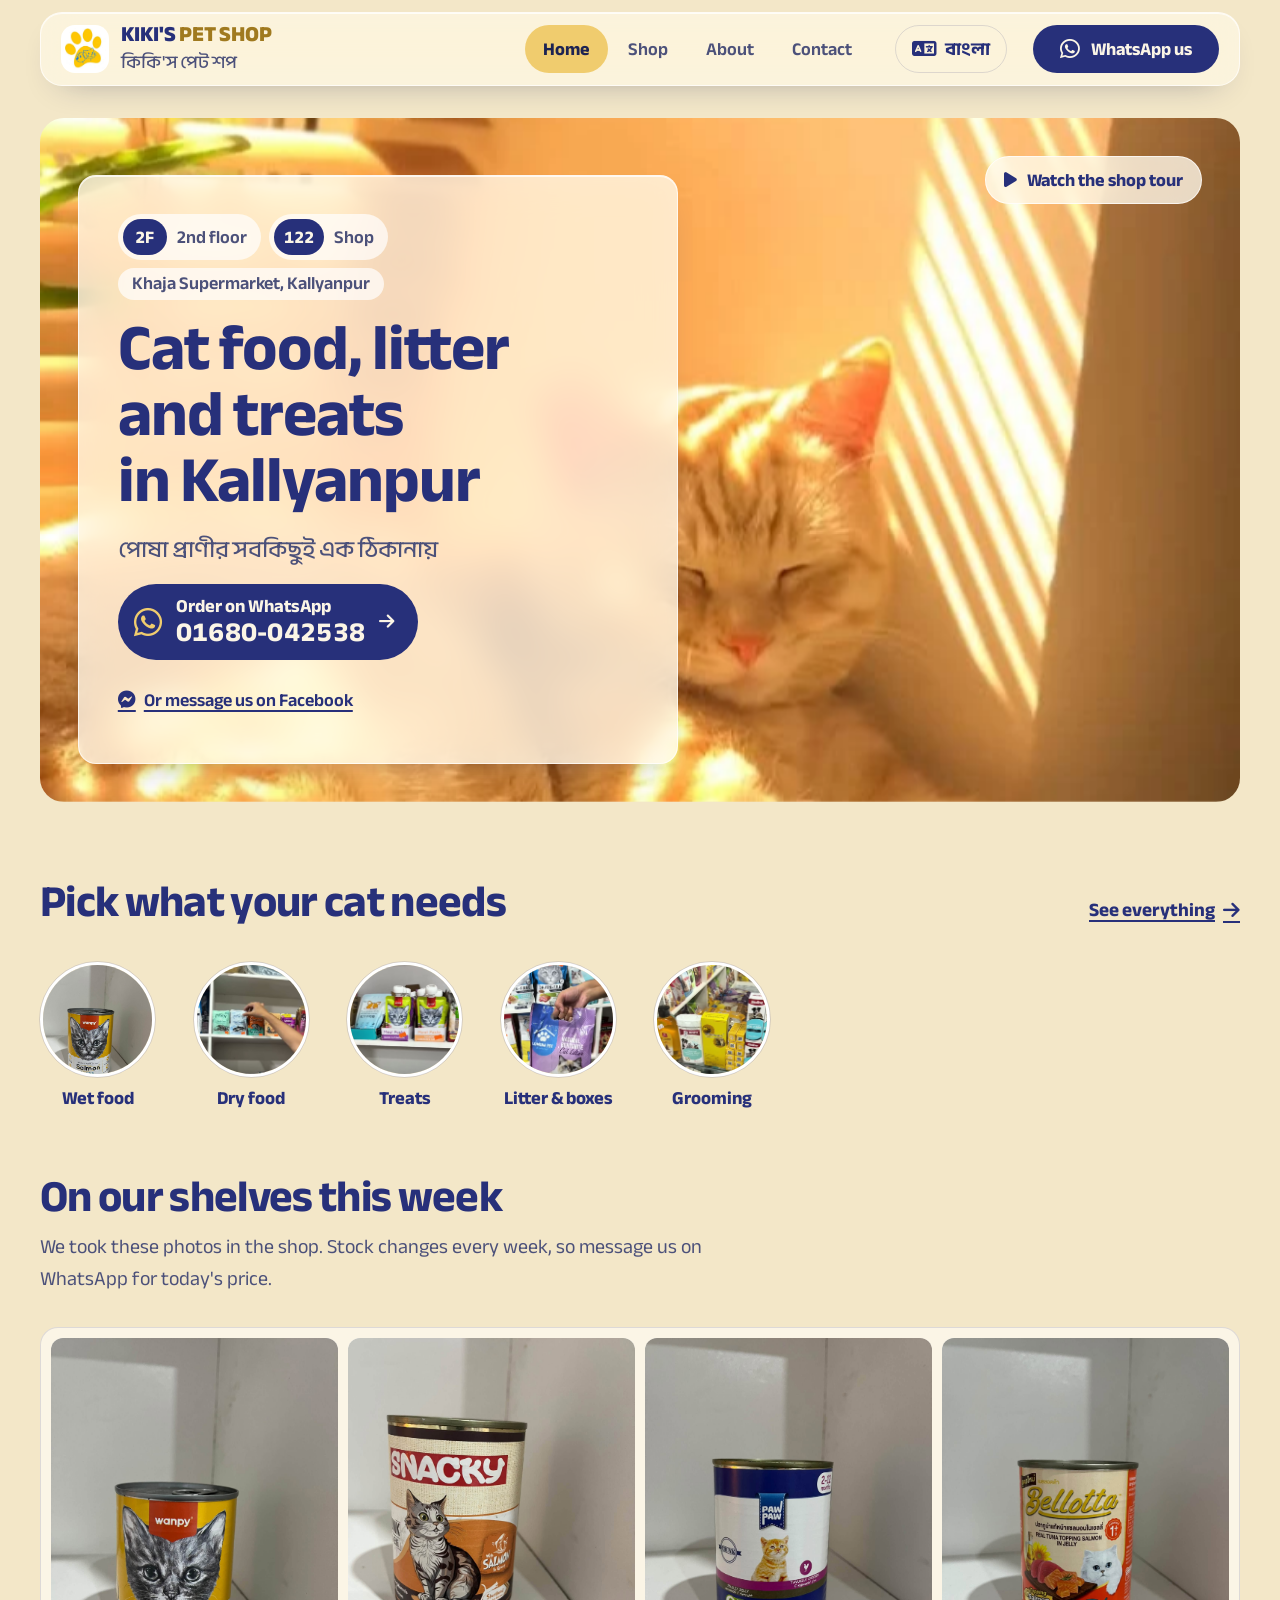
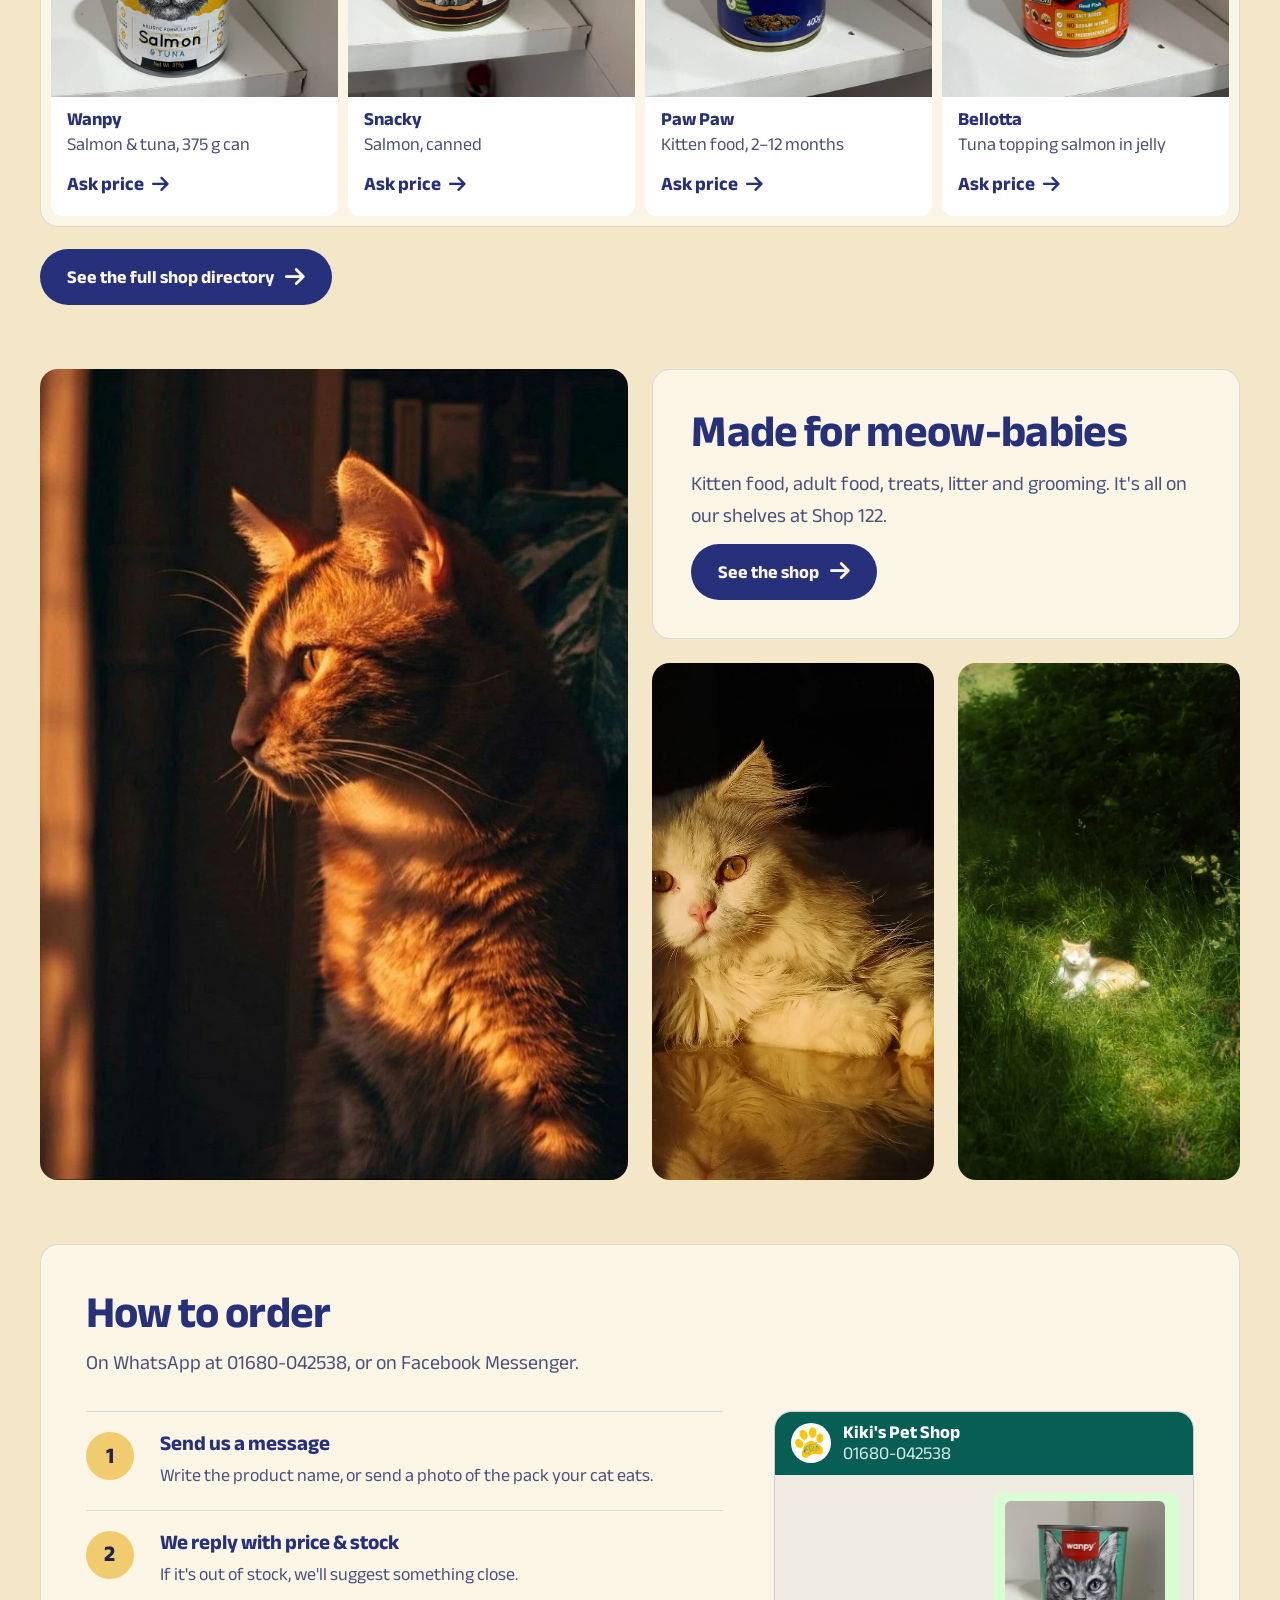
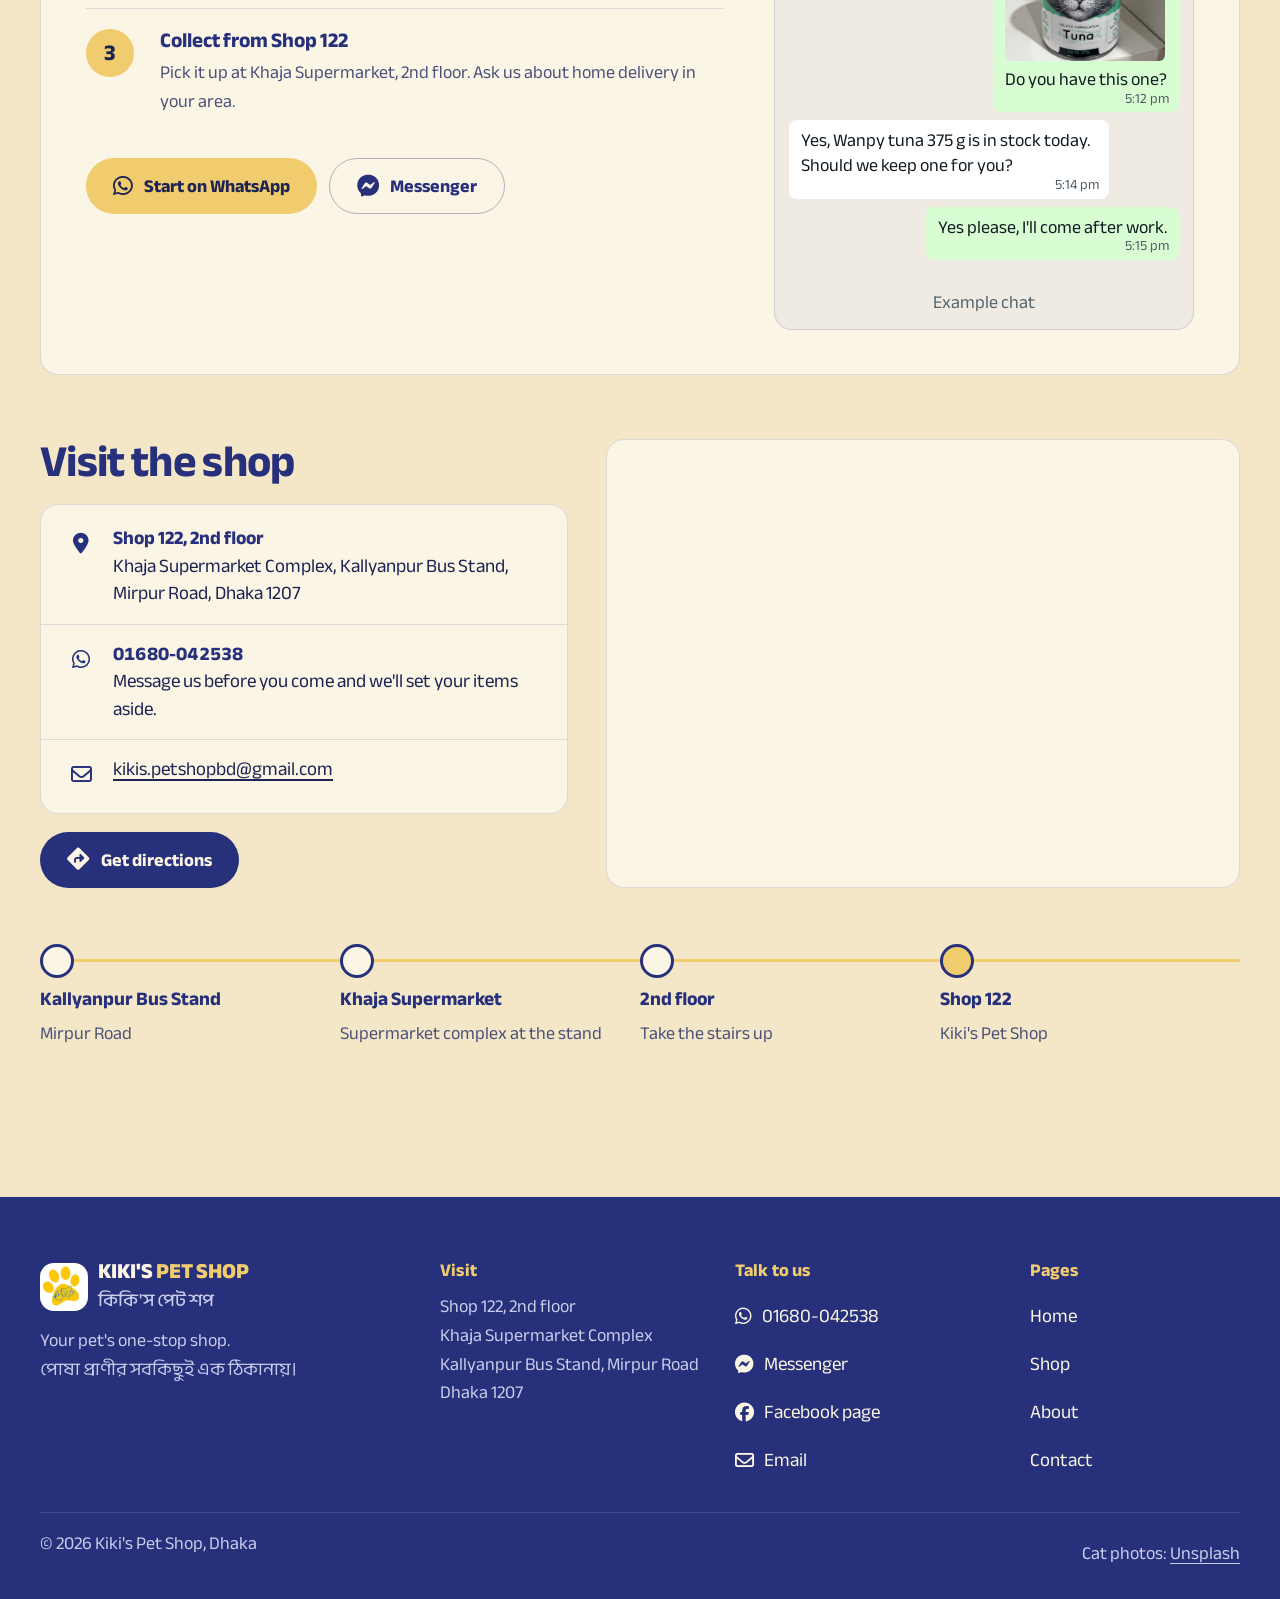
<file: site/index.html>
<!doctype html>
<html lang="en">
<head>
  <meta charset="utf-8">
  <meta name="viewport" content="width=device-width, initial-scale=1, viewport-fit=cover">
  <title>Kiki's Pet Shop | Cat food, litter & pet supplies in Kallyanpur, Dhaka</title>
  <meta name="description" content="Kiki's Pet Shop, Shop 122, 2nd floor, Khaja Supermarket, Kallyanpur, Dhaka. Wet and dry cat food, treats, litter and grooming. Order on WhatsApp 01680-042538.">
  <meta name="theme-color" content="#f3e7c8">
  <link rel="icon" href="assets/fb/logo-plate.jpg">
  <link rel="preconnect" href="https://fonts.googleapis.com">
  <link rel="preconnect" href="https://fonts.gstatic.com" crossorigin>
  <link rel="alternate" hreflang="en" href="https://itsmemonzu.github.io/kikis-pet-shop/index.html">
  <link rel="alternate" hreflang="bn" href="https://itsmemonzu.github.io/kikis-pet-shop/bn/index.html">
  <link rel="stylesheet" href="https://fonts.googleapis.com/css2?family=Anek+Bangla:wght@400..800&display=swap">
  <link rel="stylesheet" href="https://cdnjs.cloudflare.com/ajax/libs/font-awesome/6.5.2/css/all.min.css">
  <link rel="stylesheet" href="css/kiki.css?v=10">
  <script>document.documentElement.classList.add("js")</script>
  <script type="speculationrules">{"prerender":[{"where":{"and":[{"href_matches":"/*"},{"not":{"selector_matches":".k-lang"}}]},"eagerness":"moderate"}]}</script>
</head>
<body>

<a class="k-skip" href="#main">Skip to content</a>

<header class="k-header k-glass">
  <div class="k-wrap k-header__row">
    <a class="k-brand" href="index.html" aria-label="Kiki's Pet Shop, home">
      <span class="k-brand__plate" aria-hidden="true"></span>
      <span class="k-brand__name"><b>KIKI'S <span>PET SHOP</span></b><small>কিকি'স পেট শপ</small></span>
    </a>
    <nav class="k-nav" aria-label="Main">
      <a href="index.html" aria-current="page"><i class="k-here" aria-hidden="true"></i><span>Home</span></a>
      <a href="shop.html"><span>Shop</span></a>
      <a href="about.html"><span>About</span></a>
      <a href="contact.html"><span>Contact</span></a>
    </nav>
    <a class="k-lang" href="bn/index.html" hreflang="bn" lang="bn"><i class="fa-solid fa-language" aria-hidden="true"></i>বাংলা</a>
    <a class="k-btn k-btn--white" href="https://wa.me/8801680042538?text=Hi%20Kiki%27s%20Pet%20Shop!" target="_blank" rel="noopener"><i class="fa-brands fa-whatsapp" aria-hidden="true"></i><span>WhatsApp us</span></a>
  </div>
</header>

<main id="main">
  <!-- HERO: photo with a frosted card -->
  <section class="k-hero k-intro" aria-labelledby="hero-title">
    <div class="k-wrap">
      <div class="k-hero__stage">
        <img class="k-hero__img" src="assets/cats/blinds-nap.webp" alt="Ginger cat napping on a sunny windowsill, light falling through the blinds" width="736" height="981" fetchpriority="high">
        <div class="k-hero__card k-glass">
          <div class="k-plates" aria-label="Where we are">
          <span class="k-plate"><b class="k-num">2F</b>2nd floor</span>
          <span class="k-plate"><b class="k-num">122</b>Shop</span>
          <span class="k-plate k-plate--text">Khaja Supermarket, Kallyanpur</span>
        </div>
          <h1 id="hero-title" class="k-h1 k-display">Cat food, litter and treats in Kallyanpur</h1>
          <p class="k-bn k-bn-line" lang="bn">পোষা প্রাণীর সবকিছুই এক ঠিকানায়</p>
          <a class="k-action" href="https://wa.me/8801680042538?text=Hi%20Kiki%27s%20Pet%20Shop!%20I%27d%20like%20to%20order%3A%20" target="_blank" rel="noopener">
          <i class="fa-brands fa-whatsapp" aria-hidden="true"></i>
          <span><strong>Order on WhatsApp</strong><b class="k-num">01680-042538</b></span>
          <i class="fa-solid fa-arrow-right" aria-hidden="true"></i>
        </a>
          <a class="k-alt-link" href="https://m.me/kikispetshopbd" target="_blank" rel="noopener"><i class="fa-brands fa-facebook-messenger" aria-hidden="true"></i>Or message us on Facebook</a>
        </div>
        <a class="k-tag k-hero__tour" href="about.html#tour"><i class="fa-solid fa-play" aria-hidden="true"></i>Watch the shop tour</a>
      </div>
    </div>
  </section>

  <!-- CATEGORIES -->
  <section class="k-section k-picks" aria-labelledby="picks-title">
    <div class="k-wrap">
      <div class="k-picks__head">
        <h2 id="picks-title" class="k-h2 k-display">Pick what your cat needs</h2>
        <a class="k-more" href="shop.html">See everything <i class="fa-solid fa-arrow-right" aria-hidden="true"></i></a>
      </div>
      <ul class="k-pills">
        <li><a class="k-pill" href="shop.html#wet-food"><img src="assets/fb/product-2.jpg" alt="" loading="lazy"><span><b>Wet food</b></span><i class="fa-solid fa-arrow-right" aria-hidden="true"></i></a></li>
        <li><a class="k-pill" href="shop.html#dry-food"><img src="assets/shop/dry-food.jpg" alt="" loading="lazy"><span><b>Dry food</b></span><i class="fa-solid fa-arrow-right" aria-hidden="true"></i></a></li>
        <li><a class="k-pill" href="shop.html#treats"><img src="assets/shop/treats.jpg" alt="" loading="lazy"><span><b>Treats</b></span><i class="fa-solid fa-arrow-right" aria-hidden="true"></i></a></li>
        <li><a class="k-pill" href="shop.html#litter"><img src="assets/shop/litter.jpg" alt="" loading="lazy"><span><b>Litter &amp; boxes</b></span><i class="fa-solid fa-arrow-right" aria-hidden="true"></i></a></li>
        <li><a class="k-pill" href="shop.html#grooming"><img src="assets/shop/grooming.jpg" alt="" loading="lazy"><span><b>Grooming</b></span><i class="fa-solid fa-arrow-right" aria-hidden="true"></i></a></li>
      </ul>
    </div>
  </section>

  <!-- SHELF: real photos -->
  <section class="k-section" aria-labelledby="shelf-title">
    <div class="k-wrap">
      <div class="k-head">
        <div>
          <h2 id="shelf-title" class="k-h2 k-display">On our shelves this week</h2>
        </div>
        <p>We took these photos in the shop. Stock changes every week, so message us on WhatsApp for today's price.</p>
      </div>
      <ul class="k-shelf">
        <li class="k-item k-rv"><div class="k-item__img"><img src="assets/fb/product-2.jpg" alt="Wanpy salmon and tuna canned cat food on a white shelf" loading="lazy" width="1536" height="2048"></div><div class="k-item__tag"><b>Wanpy</b><span>Salmon &amp; tuna, 375 g can</span><a href="https://wa.me/8801680042538?text=Hi!%20Price%20for%20Wanpy%20Salmon%20%26%20Tuna%20can%3F" target="_blank" rel="noopener">Ask price <i class="fa-solid fa-arrow-right" aria-hidden="true"></i></a></div></li>
        <li class="k-item k-rv"><div class="k-item__img"><img src="assets/fb/product-1.jpg" alt="Snacky salmon canned cat food" loading="lazy" width="1536" height="2048"></div><div class="k-item__tag"><b>Snacky</b><span>Salmon, canned</span><a href="https://wa.me/8801680042538?text=Hi!%20Price%20for%20Snacky%20Salmon%20can%3F" target="_blank" rel="noopener">Ask price <i class="fa-solid fa-arrow-right" aria-hidden="true"></i></a></div></li>
        <li class="k-item k-rv"><div class="k-item__img"><img src="assets/fb/product-3.jpg" alt="Paw Paw kitten canned food, 400 g" loading="lazy" width="1536" height="2048"></div><div class="k-item__tag"><b>Paw Paw</b><span>Kitten food, 2–12 months</span><a href="https://wa.me/8801680042538?text=Hi!%20Price%20for%20Paw%20Paw%20kitten%20can%3F" target="_blank" rel="noopener">Ask price <i class="fa-solid fa-arrow-right" aria-hidden="true"></i></a></div></li>
        <li class="k-item k-rv"><div class="k-item__img"><img src="assets/fb/product-8.jpg" alt="Bellotta tuna topping salmon in jelly can" loading="lazy" width="1536" height="2048"></div><div class="k-item__tag"><b>Bellotta</b><span>Tuna topping salmon in jelly</span><a href="https://wa.me/8801680042538?text=Hi!%20Price%20for%20Bellotta%20can%3F" target="_blank" rel="noopener">Ask price <i class="fa-solid fa-arrow-right" aria-hidden="true"></i></a></div></li>
      </ul>
      <div class="k-order-row">
        <a class="k-btn k-btn--dark" href="shop.html">See the full shop directory <i class="fa-solid fa-arrow-right" aria-hidden="true"></i></a>
      </div>
    </div>
  </section>

  <!-- MEOW-BABIES: cat moment, each photo paired with what we stock -->
  <section class="k-section k-feature" aria-labelledby="cats-title">
    <div class="k-wrap k-feature__grid">
      <figure class="k-feature__main"><img src="assets/cats/golden-profile.webp" alt="Ginger tabby in profile, lit by warm evening sun" loading="lazy" width="736" height="1015"></figure>
      <div class="k-feature__side">
        <div class="k-paper k-feature__card">
          <h2 id="cats-title" class="k-h2 k-display">Made for meow-babies</h2>
          <p class="k-feature__text">Kitten food, adult food, treats, litter and grooming. It's all on our shelves at Shop 122.</p>
          <a class="k-btn k-btn--dark" href="shop.html">See the shop <i class="fa-solid fa-arrow-right" aria-hidden="true"></i></a>
        </div>
        <div class="k-feature__pair">
          <img src="assets/cats/persian-glow.webp" alt="Long-haired cream cat resting in warm lamplight" loading="lazy" width="736" height="981">
          <img src="assets/cats/sun-grass.webp" alt="Cream and ginger cat resting in a patch of sunlight on long grass" loading="lazy" width="736" height="1101">
        </div>
      </div>
    </div>
  </section>

  <!-- ORDER: three steps -->
  <section class="k-section" aria-labelledby="order-title">
    <div class="k-wrap k-paper k-panel">
      <div class="k-head">
        <div>
          <h2 id="order-title" class="k-h2 k-display">How to order</h2>
        </div>
        <p>On WhatsApp at 01680-042538, or on Facebook Messenger.</p>
      </div>
      <div class="k-order">
        <div>
        <ol class="k-steps k-rv-slats">
          <li><b>Send us a message</b><p>Write the product name, or send a photo of the pack your cat eats.</p></li>
          <li><b>We reply with price &amp; stock</b><p>If it's out of stock, we'll suggest something close.</p></li>
          <li><b>Collect from Shop 122</b><p>Pick it up at Khaja Supermarket, 2nd floor. Ask us about home delivery in your area.</p></li>
        </ol>
        <div class="k-order-row">
          <a class="k-btn" href="https://wa.me/8801680042538?text=Hi%20Kiki%27s%20Pet%20Shop!%20I%27d%20like%20to%20order%3A%20" target="_blank" rel="noopener"><i class="fa-brands fa-whatsapp" aria-hidden="true"></i>Start on WhatsApp</a>
          <a class="k-btn k-btn--ghost" href="https://m.me/kikispetshopbd" target="_blank" rel="noopener"><i class="fa-brands fa-facebook-messenger" aria-hidden="true"></i>Messenger</a>
        </div>
        </div>
        <figure class="k-chat k-rv">
          <div class="k-chat__bar"><span aria-hidden="true"></span><b>Kiki's Pet Shop<small>01680-042538</small></b></div>
          <div class="k-chat__thread">
            <p class="k-msg k-msg--me"><img src="assets/fb/product-6.jpg" alt="Photo of a Wanpy tuna can" loading="lazy">Do you have this one?<time aria-hidden="true">5:12 pm</time></p>
            <p class="k-msg">Yes, Wanpy tuna 375 g is in stock today. Should we keep one for you?<time aria-hidden="true">5:14 pm</time></p>
            <p class="k-msg k-msg--me">Yes please, I'll come after work.<time aria-hidden="true">5:15 pm</time></p>
          </div>
          <figcaption>Example chat</figcaption>
        </figure>
      </div>
    </div>
  </section>

  <!-- VISIT -->
  <section class="k-section" aria-labelledby="visit-title">
    <div class="k-wrap k-visit">
      <div class="k-addr">
        <div>
          <h2 id="visit-title" class="k-h2 k-display">Visit the shop</h2>
        </div>
        <dl >
          <div><dt><i class="fa-solid fa-location-dot" aria-hidden="true"></i><span class="k-sr">Address</span></dt><dd><b>Shop 122, 2nd floor</b>Khaja Supermarket Complex, Kallyanpur Bus Stand, Mirpur Road, Dhaka 1207</dd></div>
          <div><dt><i class="fa-brands fa-whatsapp" aria-hidden="true"></i><span class="k-sr">WhatsApp</span></dt><dd><b class="k-num">01680-042538</b>Message us before you come and we'll set your items aside.</dd></div>
          <div><dt><i class="fa-regular fa-envelope" aria-hidden="true"></i><span class="k-sr">Email</span></dt><dd><a href="mailto:kikis.petshopbd@gmail.com">kikis.petshopbd@gmail.com</a></dd></div>
        </dl>
        <div><a class="k-btn k-btn--dark" href="https://maps.google.com/?cid=12704867845228674455" target="_blank" rel="noopener"><i class="fa-solid fa-diamond-turn-right" aria-hidden="true"></i>Get directions</a></div>
      </div>
      <div class="k-map k-rv-img">
        <iframe title="Map: Khaja Supermarket, Kallyanpur, Dhaka" src="https://maps.google.com/maps?cid=12704867845228674455&amp;z=17&amp;output=embed" loading="lazy" referrerpolicy="no-referrer-when-downgrade"></iframe>
      </div>
    </div>
    <div class="k-wrap k-floor-wrap">
      <div class="k-floor" aria-label="How to find us">
        <div class="k-floor__rail" aria-hidden="true"></div>
        <ol>
          <li><b>Kallyanpur Bus Stand</b><span>Mirpur Road</span></li>
          <li><b>Khaja Supermarket</b><span>Supermarket complex at the stand</span></li>
          <li><b>2nd floor</b><span>Take the stairs up</span></li>
          <li><b>Shop 122</b><span>Kiki's Pet Shop</span></li>
        </ol>
      </div>
    </div>
  </section>
</main>

<footer class="k-footer">
  <div class="k-wrap">
    <div class="k-footer__grid">
      <div>
        <a class="k-brand" href="index.html"><span class="k-brand__plate" aria-hidden="true"></span><span class="k-brand__name"><b>KIKI'S <span>PET SHOP</span></b><small>কিকি'স পেট শপ</small></span></a>
        <p>Your pet's one-stop shop.<br><span lang="bn">পোষা প্রাণীর সবকিছুই এক ঠিকানায়।</span></p>
      </div>
      <div>
        <h2>Visit</h2>
        <p>Shop 122, 2nd floor<br>Khaja Supermarket Complex<br>Kallyanpur Bus Stand, Mirpur Road<br>Dhaka 1207</p>
      </div>
      <div>
        <h2>Talk to us</h2>
        <ul>
          <li><a href="https://wa.me/8801680042538" target="_blank" rel="noopener"><i class="fa-brands fa-whatsapp" aria-hidden="true"></i>01680-042538</a></li>
          <li><a href="https://m.me/kikispetshopbd" target="_blank" rel="noopener"><i class="fa-brands fa-facebook-messenger" aria-hidden="true"></i>Messenger</a></li>
          <li><a href="https://www.facebook.com/kikispetshopbd/" target="_blank" rel="noopener"><i class="fa-brands fa-facebook" aria-hidden="true"></i>Facebook page</a></li>
          <li><a href="mailto:kikis.petshopbd@gmail.com"><i class="fa-regular fa-envelope" aria-hidden="true"></i>Email</a></li>
        </ul>
      </div>
      <div>
        <h2>Pages</h2>
        <ul>
          <li><a href="index.html">Home</a></li>
          <li><a href="shop.html">Shop</a></li>
          <li><a href="about.html">About</a></li>
          <li><a href="contact.html">Contact</a></li>
        </ul>
      </div>
    </div>
    <div class="k-footer__base">
      <span>© <span data-year>2026</span> Kiki's Pet Shop, Dhaka</span>
      <span>Cat photos: <a href="https://unsplash.com" target="_blank" rel="noopener">Unsplash</a></span>
    </div>
  </div>
</footer>

<nav class="k-tabbar k-glass" aria-label="Quick menu">
  <a href="index.html" aria-current="page"><i class="fa-solid fa-house" aria-hidden="true"></i><span>Home</span></a>
  <a href="shop.html"><i class="fa-solid fa-bag-shopping" aria-hidden="true"></i><span>Shop</span></a>
  <a class="k-tabbar__wa" href="https://wa.me/8801680042538?text=Hi%20Kiki%27s%20Pet%20Shop!%20I%27d%20like%20to%20order%3A%20" target="_blank" rel="noopener"><i class="fa-brands fa-whatsapp" aria-hidden="true"></i><span>Order</span></a>
  <a href="about.html"><i class="fa-solid fa-store" aria-hidden="true"></i><span>About</span></a>
  <a href="contact.html"><i class="fa-solid fa-location-dot" aria-hidden="true"></i><span>Contact</span></a>
</nav>

<script src="js/kiki.js?v=10" defer></script>
</body>
</html>
</file>
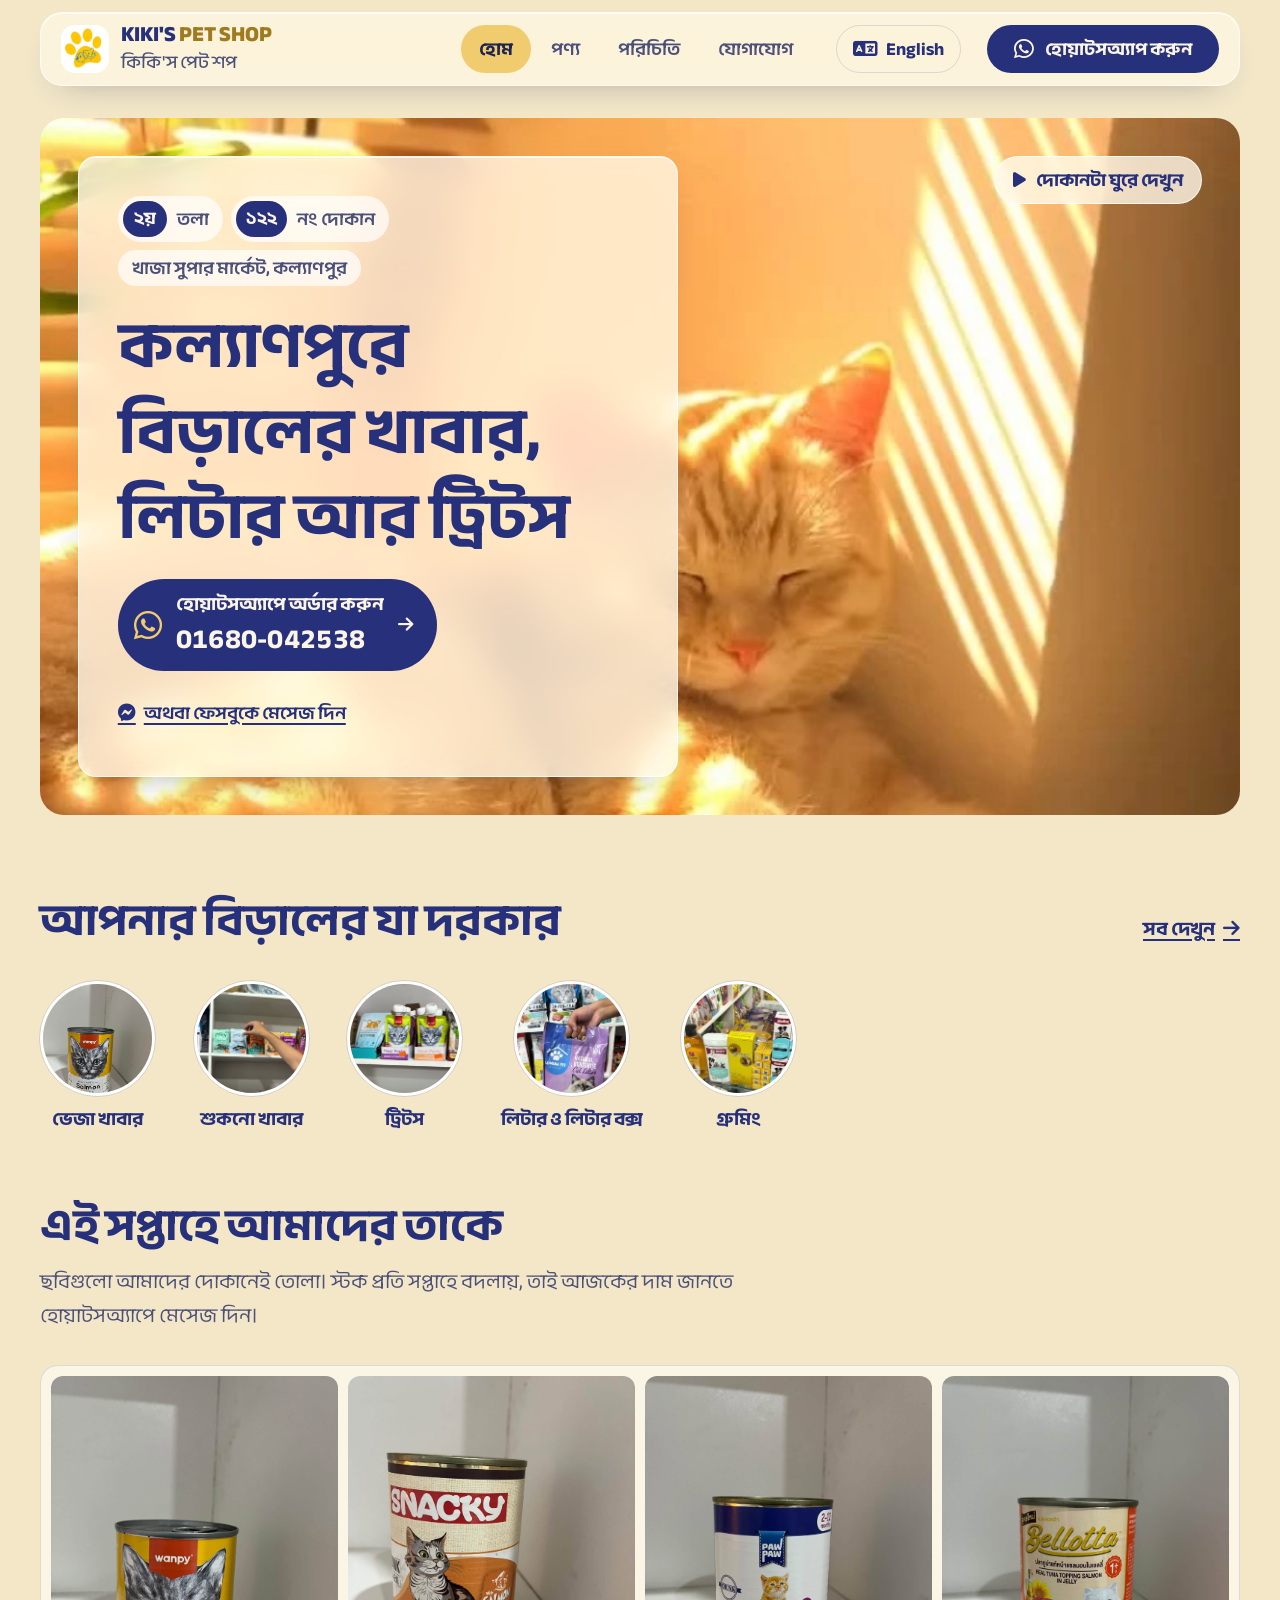
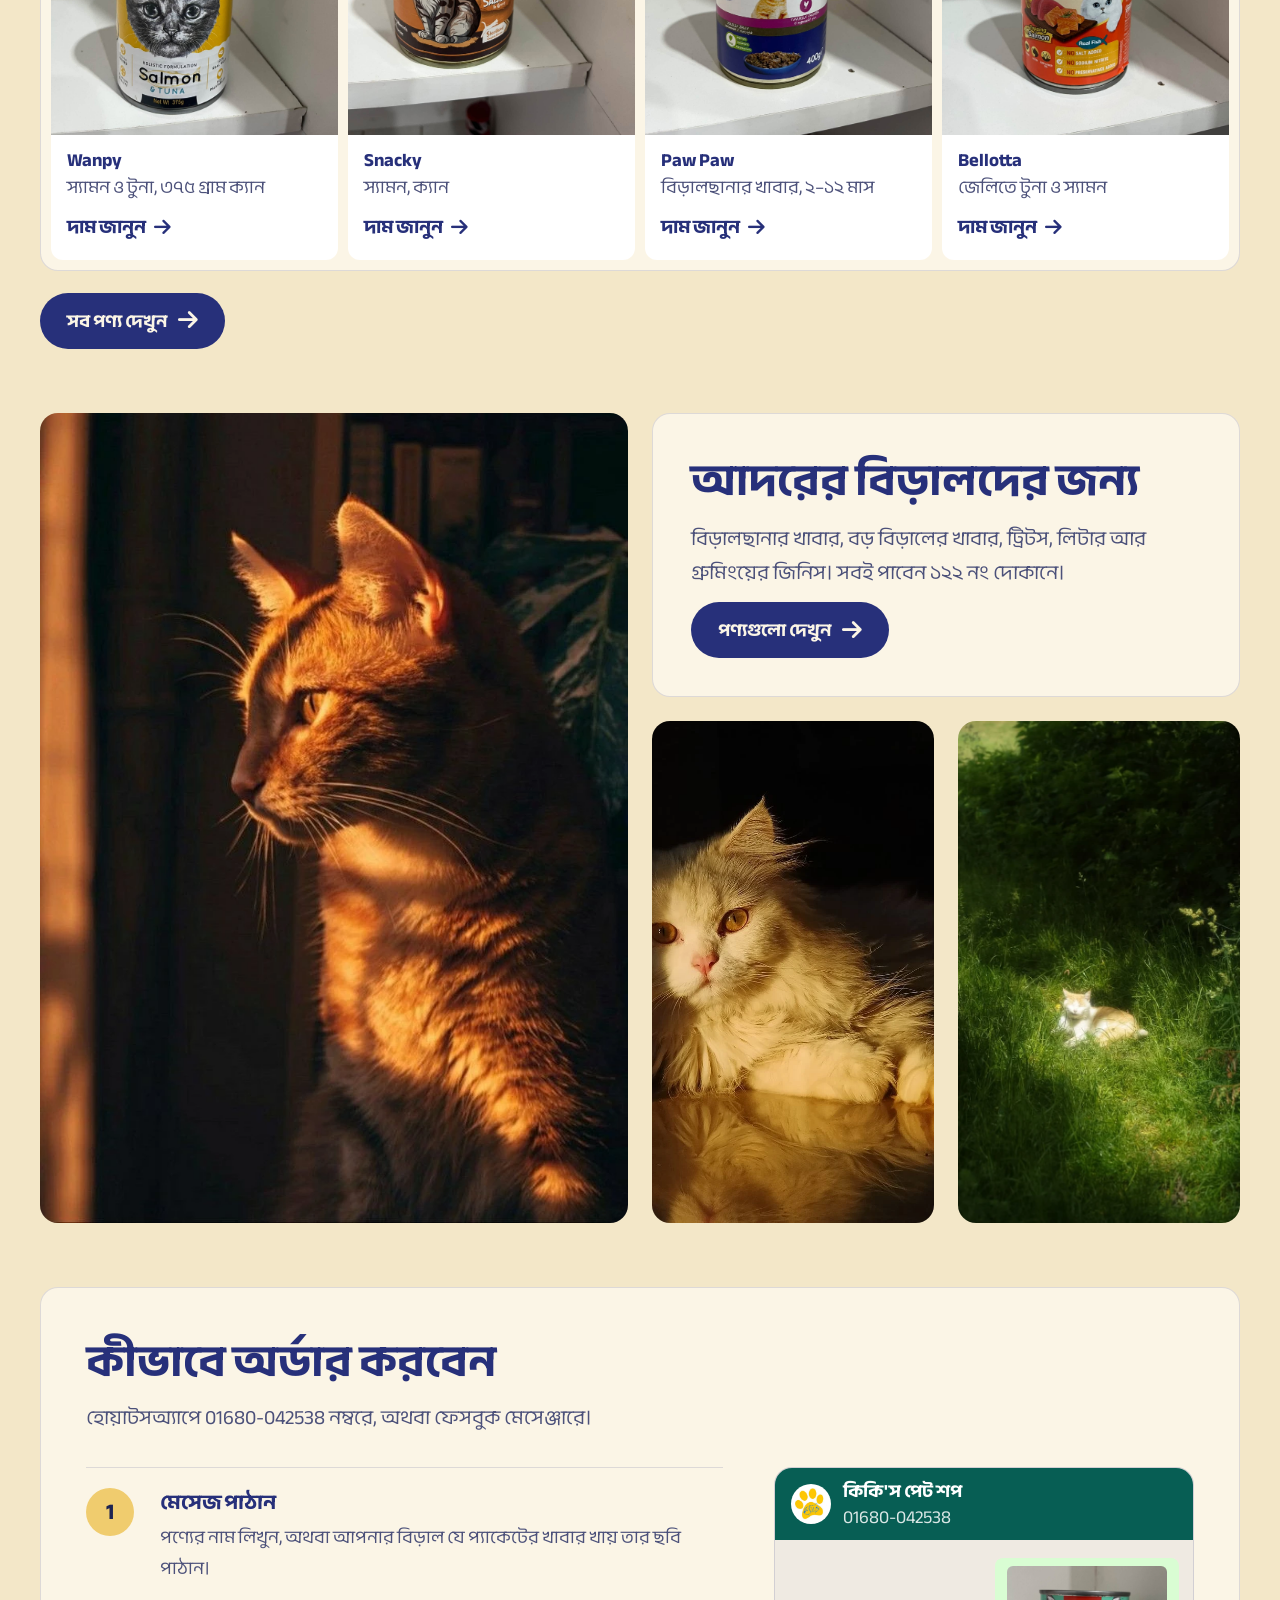
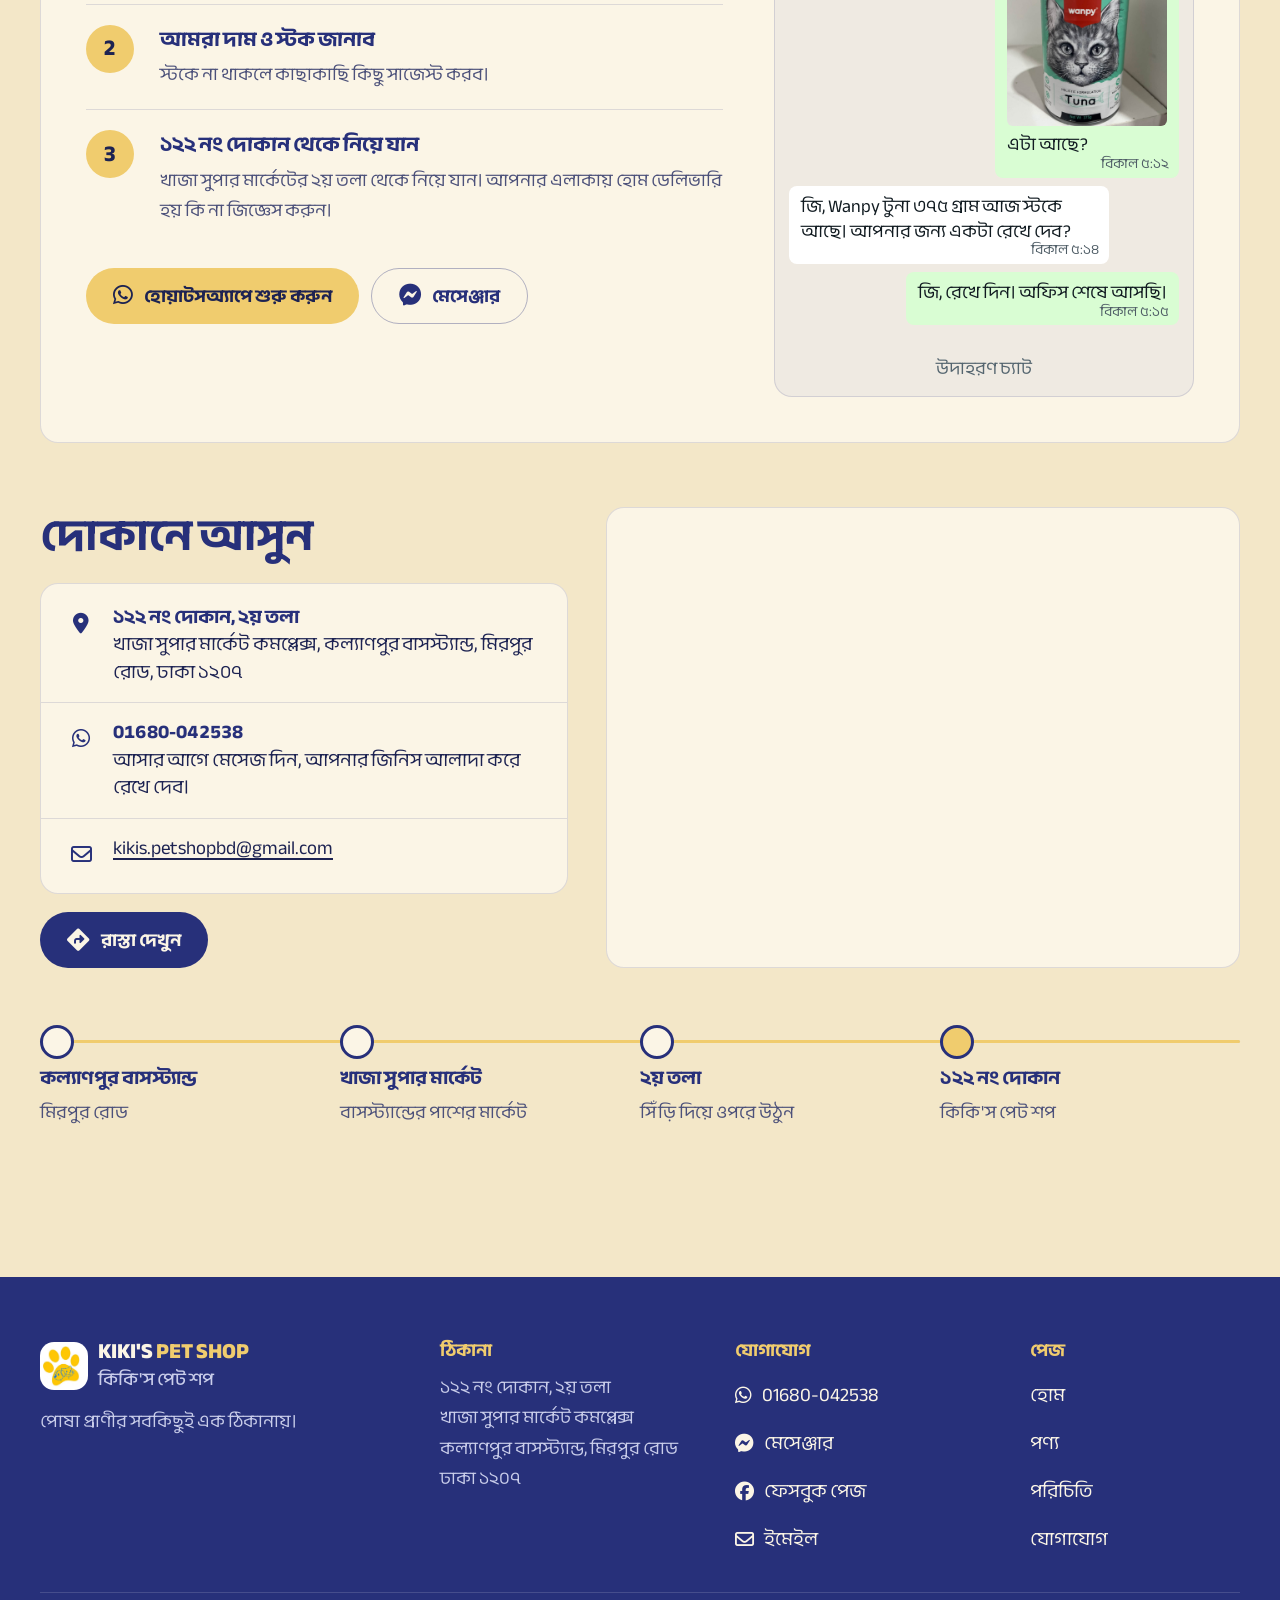
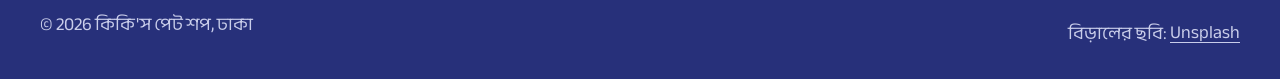
<file: site/bn/index.html>
<!doctype html>
<html lang="bn">
<head>
  <meta charset="utf-8">
  <meta name="viewport" content="width=device-width, initial-scale=1, viewport-fit=cover">
  <title>কিকি'স পেট শপ | কল্যাণপুরে বিড়ালের খাবার, লিটার ও পোষা প্রাণীর জিনিসপত্র</title>
  <meta name="description" content="কিকি&#x27;স পেট শপ, ১২২ নং দোকান, ২য় তলা, খাজা সুপার মার্কেট, কল্যাণপুর, ঢাকা। বিড়ালের ভেজা ও শুকনো খাবার, ট্রিটস, লিটার ও গ্রুমিং পণ্য। হোয়াটসঅ্যাপে অর্ডার করুন 01680-042538।">
  <meta name="theme-color" content="#f3e7c8">
  <link rel="icon" href="../assets/fb/logo-plate.jpg">
  <link rel="preconnect" href="https://fonts.googleapis.com">
  <link rel="preconnect" href="https://fonts.gstatic.com" crossorigin>
  <link rel="alternate" hreflang="en" href="https://itsmemonzu.github.io/kikis-pet-shop/index.html">
  <link rel="alternate" hreflang="bn" href="https://itsmemonzu.github.io/kikis-pet-shop/bn/index.html">
  <link rel="stylesheet" href="https://fonts.googleapis.com/css2?family=Anek+Bangla:wght@400..800&display=swap">
  <link rel="stylesheet" href="https://cdnjs.cloudflare.com/ajax/libs/font-awesome/6.5.2/css/all.min.css">
  <link rel="stylesheet" href="../css/kiki.css?v=10">
  <script>document.documentElement.classList.add("js")</script>
  <script type="speculationrules">{"prerender":[{"where":{"and":[{"href_matches":"/*"},{"not":{"selector_matches":".k-lang"}}]},"eagerness":"moderate"}]}</script>
</head>
<body>

<a class="k-skip" href="#main">মূল অংশে যান</a>

<header class="k-header k-glass">
  <div class="k-wrap k-header__row">
    <a class="k-brand" href="index.html" aria-label="কিকি&#x27;স পেট শপ, হোম">
      <span class="k-brand__plate" aria-hidden="true"></span>
      <span class="k-brand__name"><b>KIKI'S <span>PET SHOP</span></b><small>কিকি'স পেট শপ</small></span>
    </a>
    <nav class="k-nav" aria-label="মূল মেনু">
      <a href="index.html" aria-current="page"><i class="k-here" aria-hidden="true"></i><span>হোম</span></a>
      <a href="shop.html"><span>পণ্য</span></a>
      <a href="about.html"><span>পরিচিতি</span></a>
      <a href="contact.html"><span>যোগাযোগ</span></a>
    </nav>
    <a class="k-lang" href="../index.html" hreflang="en" lang="en"><i class="fa-solid fa-language" aria-hidden="true"></i>English</a>
    <a class="k-btn k-btn--white" href="https://wa.me/8801680042538?text=%E0%A6%B9%E0%A7%8D%E0%A6%AF%E0%A6%BE%E0%A6%B2%E0%A7%8B%20%E0%A6%95%E0%A6%BF%E0%A6%95%E0%A6%BF%27%E0%A6%B8%20%E0%A6%AA%E0%A7%87%E0%A6%9F%20%E0%A6%B6%E0%A6%AA%21" target="_blank" rel="noopener"><i class="fa-brands fa-whatsapp" aria-hidden="true"></i><span>হোয়াটসঅ্যাপ করুন</span></a>
  </div>
</header>

<main id="main">
  <!-- HERO: photo with a frosted card -->
  <section class="k-hero k-intro" aria-labelledby="hero-title">
    <div class="k-wrap">
      <div class="k-hero__stage">
        <img class="k-hero__img" src="../assets/cats/blinds-nap.webp" alt="রোদেলা জানালার পাশে ঘুমিয়ে থাকা একটি কমলা রঙের বিড়াল" width="736" height="981" fetchpriority="high">
        <div class="k-hero__card k-glass">
          <div class="k-plates" aria-label="আমরা কোথায়">
          <span class="k-plate"><b class="k-num">২য়</b>তলা</span>
          <span class="k-plate"><b class="k-num">১২২</b>নং দোকান</span>
          <span class="k-plate k-plate--text">খাজা সুপার মার্কেট, কল্যাণপুর</span>
        </div>
          <h1 id="hero-title" class="k-h1 k-display">কল্যাণপুরে বিড়ালের খাবার, লিটার আর ট্রিটস</h1>
          
          <a class="k-action" href="https://wa.me/8801680042538?text=%E0%A6%B9%E0%A7%8D%E0%A6%AF%E0%A6%BE%E0%A6%B2%E0%A7%8B%20%E0%A6%95%E0%A6%BF%E0%A6%95%E0%A6%BF%27%E0%A6%B8%20%E0%A6%AA%E0%A7%87%E0%A6%9F%20%E0%A6%B6%E0%A6%AA%21%20%E0%A6%86%E0%A6%AE%E0%A6%BF%20%E0%A6%85%E0%A6%B0%E0%A7%8D%E0%A6%A1%E0%A6%BE%E0%A6%B0%20%E0%A6%95%E0%A6%B0%E0%A6%A4%E0%A7%87%20%E0%A6%9A%E0%A6%BE%E0%A6%87%3A%20" target="_blank" rel="noopener">
          <i class="fa-brands fa-whatsapp" aria-hidden="true"></i>
          <span><strong>হোয়াটসঅ্যাপে অর্ডার করুন</strong><b class="k-num">01680-042538</b></span>
          <i class="fa-solid fa-arrow-right" aria-hidden="true"></i>
        </a>
          <a class="k-alt-link" href="https://m.me/kikispetshopbd" target="_blank" rel="noopener"><i class="fa-brands fa-facebook-messenger" aria-hidden="true"></i>অথবা ফেসবুকে মেসেজ দিন</a>
        </div>
        <a class="k-tag k-hero__tour" href="about.html#tour"><i class="fa-solid fa-play" aria-hidden="true"></i>দোকানটা ঘুরে দেখুন</a>
      </div>
    </div>
  </section>

  <!-- CATEGORIES -->
  <section class="k-section k-picks" aria-labelledby="picks-title">
    <div class="k-wrap">
      <div class="k-picks__head">
        <h2 id="picks-title" class="k-h2 k-display">আপনার বিড়ালের যা দরকার</h2>
        <a class="k-more" href="shop.html">সব দেখুন <i class="fa-solid fa-arrow-right" aria-hidden="true"></i></a>
      </div>
      <ul class="k-pills">
        <li><a class="k-pill" href="shop.html#wet-food"><img src="../assets/fb/product-2.jpg" alt="" loading="lazy"><span><b>ভেজা খাবার</b></span><i class="fa-solid fa-arrow-right" aria-hidden="true"></i></a></li>
        <li><a class="k-pill" href="shop.html#dry-food"><img src="../assets/shop/dry-food.jpg" alt="" loading="lazy"><span><b>শুকনো খাবার</b></span><i class="fa-solid fa-arrow-right" aria-hidden="true"></i></a></li>
        <li><a class="k-pill" href="shop.html#treats"><img src="../assets/shop/treats.jpg" alt="" loading="lazy"><span><b>ট্রিটস</b></span><i class="fa-solid fa-arrow-right" aria-hidden="true"></i></a></li>
        <li><a class="k-pill" href="shop.html#litter"><img src="../assets/shop/litter.jpg" alt="" loading="lazy"><span><b>লিটার ও লিটার বক্স</b></span><i class="fa-solid fa-arrow-right" aria-hidden="true"></i></a></li>
        <li><a class="k-pill" href="shop.html#grooming"><img src="../assets/shop/grooming.jpg" alt="" loading="lazy"><span><b>গ্রুমিং</b></span><i class="fa-solid fa-arrow-right" aria-hidden="true"></i></a></li>
      </ul>
    </div>
  </section>

  <!-- SHELF: real photos -->
  <section class="k-section" aria-labelledby="shelf-title">
    <div class="k-wrap">
      <div class="k-head">
        <div>
          <h2 id="shelf-title" class="k-h2 k-display">এই সপ্তাহে আমাদের তাকে</h2>
        </div>
        <p>ছবিগুলো আমাদের দোকানেই তোলা। স্টক প্রতি সপ্তাহে বদলায়, তাই আজকের দাম জানতে হোয়াটসঅ্যাপে মেসেজ দিন।</p>
      </div>
      <ul class="k-shelf">
        <li class="k-item k-rv"><div class="k-item__img"><img src="../assets/fb/product-2.jpg" alt="সাদা তাকে Wanpy স্যামন ও টুনা ক্যান" loading="lazy" width="1536" height="2048"></div><div class="k-item__tag"><b>Wanpy</b><span>স্যামন ও টুনা, ৩৭৫ গ্রাম ক্যান</span><a href="https://wa.me/8801680042538?text=%E0%A6%B9%E0%A7%8D%E0%A6%AF%E0%A6%BE%E0%A6%B2%E0%A7%8B%21%20Wanpy%20%E0%A6%B8%E0%A7%8D%E0%A6%AF%E0%A6%BE%E0%A6%AE%E0%A6%A8%20%E0%A6%93%20%E0%A6%9F%E0%A7%81%E0%A6%A8%E0%A6%BE%20%E0%A6%95%E0%A7%8D%E0%A6%AF%E0%A6%BE%E0%A6%A8%E0%A7%87%E0%A6%B0%20%E0%A6%A6%E0%A6%BE%E0%A6%AE%20%E0%A6%95%E0%A6%A4%3F" target="_blank" rel="noopener">দাম জানুন <i class="fa-solid fa-arrow-right" aria-hidden="true"></i></a></div></li>
        <li class="k-item k-rv"><div class="k-item__img"><img src="../assets/fb/product-1.jpg" alt="Snacky স্যামন ক্যান" loading="lazy" width="1536" height="2048"></div><div class="k-item__tag"><b>Snacky</b><span>স্যামন, ক্যান</span><a href="https://wa.me/8801680042538?text=%E0%A6%B9%E0%A7%8D%E0%A6%AF%E0%A6%BE%E0%A6%B2%E0%A7%8B%21%20Snacky%20%E0%A6%B8%E0%A7%8D%E0%A6%AF%E0%A6%BE%E0%A6%AE%E0%A6%A8%20%E0%A6%95%E0%A7%8D%E0%A6%AF%E0%A6%BE%E0%A6%A8%E0%A7%87%E0%A6%B0%20%E0%A6%A6%E0%A6%BE%E0%A6%AE%20%E0%A6%95%E0%A6%A4%3F" target="_blank" rel="noopener">দাম জানুন <i class="fa-solid fa-arrow-right" aria-hidden="true"></i></a></div></li>
        <li class="k-item k-rv"><div class="k-item__img"><img src="../assets/fb/product-3.jpg" alt="Paw Paw বিড়ালছানার ক্যান, ৪০০ গ্রাম" loading="lazy" width="1536" height="2048"></div><div class="k-item__tag"><b>Paw Paw</b><span>বিড়ালছানার খাবার, ২–১২ মাস</span><a href="https://wa.me/8801680042538?text=%E0%A6%B9%E0%A7%8D%E0%A6%AF%E0%A6%BE%E0%A6%B2%E0%A7%8B%21%20Paw%20Paw%20%E0%A6%AC%E0%A6%BF%E0%A6%A1%E0%A6%BC%E0%A6%BE%E0%A6%B2%E0%A6%9B%E0%A6%BE%E0%A6%A8%E0%A6%BE%E0%A6%B0%20%E0%A6%95%E0%A7%8D%E0%A6%AF%E0%A6%BE%E0%A6%A8%E0%A7%87%E0%A6%B0%20%E0%A6%A6%E0%A6%BE%E0%A6%AE%20%E0%A6%95%E0%A6%A4%3F" target="_blank" rel="noopener">দাম জানুন <i class="fa-solid fa-arrow-right" aria-hidden="true"></i></a></div></li>
        <li class="k-item k-rv"><div class="k-item__img"><img src="../assets/fb/product-8.jpg" alt="Bellotta জেলিতে টুনা ও স্যামন ক্যান" loading="lazy" width="1536" height="2048"></div><div class="k-item__tag"><b>Bellotta</b><span>জেলিতে টুনা ও স্যামন</span><a href="https://wa.me/8801680042538?text=%E0%A6%B9%E0%A7%8D%E0%A6%AF%E0%A6%BE%E0%A6%B2%E0%A7%8B%21%20Bellotta%20%E0%A6%95%E0%A7%8D%E0%A6%AF%E0%A6%BE%E0%A6%A8%E0%A7%87%E0%A6%B0%20%E0%A6%A6%E0%A6%BE%E0%A6%AE%20%E0%A6%95%E0%A6%A4%3F" target="_blank" rel="noopener">দাম জানুন <i class="fa-solid fa-arrow-right" aria-hidden="true"></i></a></div></li>
      </ul>
      <div class="k-order-row">
        <a class="k-btn k-btn--dark" href="shop.html">সব পণ্য দেখুন <i class="fa-solid fa-arrow-right" aria-hidden="true"></i></a>
      </div>
    </div>
  </section>

  <!-- MEOW-BABIES: cat moment, each photo paired with what we stock -->
  <section class="k-section k-feature" aria-labelledby="cats-title">
    <div class="k-wrap k-feature__grid">
      <figure class="k-feature__main"><img src="../assets/cats/golden-profile.webp" alt="বিকেলের রোদে একটি কমলা ট্যাবি বিড়াল" loading="lazy" width="736" height="1015"></figure>
      <div class="k-feature__side">
        <div class="k-paper k-feature__card">
          <h2 id="cats-title" class="k-h2 k-display">আদরের বিড়ালদের জন্য</h2>
          <p class="k-feature__text">বিড়ালছানার খাবার, বড় বিড়ালের খাবার, ট্রিটস, লিটার আর গ্রুমিংয়ের জিনিস। সবই পাবেন ১২২ নং দোকানে।</p>
          <a class="k-btn k-btn--dark" href="shop.html">পণ্যগুলো দেখুন <i class="fa-solid fa-arrow-right" aria-hidden="true"></i></a>
        </div>
        <div class="k-feature__pair">
          <img src="../assets/cats/persian-glow.webp" alt="নরম আলোয় বসে থাকা লম্বা লোমের একটি বিড়াল" loading="lazy" width="736" height="981">
          <img src="../assets/cats/sun-grass.webp" alt="ঘাসের ওপর রোদে শুয়ে থাকা একটি বিড়াল" loading="lazy" width="736" height="1101">
        </div>
      </div>
    </div>
  </section>

  <!-- ORDER: three steps -->
  <section class="k-section" aria-labelledby="order-title">
    <div class="k-wrap k-paper k-panel">
      <div class="k-head">
        <div>
          <h2 id="order-title" class="k-h2 k-display">কীভাবে অর্ডার করবেন</h2>
        </div>
        <p>হোয়াটসঅ্যাপে 01680-042538 নম্বরে, অথবা ফেসবুক মেসেঞ্জারে।</p>
      </div>
      <div class="k-order">
        <div>
        <ol class="k-steps k-rv-slats">
          <li><b>মেসেজ পাঠান</b><p>পণ্যের নাম লিখুন, অথবা আপনার বিড়াল যে প্যাকেটের খাবার খায় তার ছবি পাঠান।</p></li>
          <li><b>আমরা দাম ও স্টক জানাব</b><p>স্টকে না থাকলে কাছাকাছি কিছু সাজেস্ট করব।</p></li>
          <li><b>১২২ নং দোকান থেকে নিয়ে যান</b><p>খাজা সুপার মার্কেটের ২য় তলা থেকে নিয়ে যান। আপনার এলাকায় হোম ডেলিভারি হয় কি না জিজ্ঞেস করুন।</p></li>
        </ol>
        <div class="k-order-row">
          <a class="k-btn" href="https://wa.me/8801680042538?text=%E0%A6%B9%E0%A7%8D%E0%A6%AF%E0%A6%BE%E0%A6%B2%E0%A7%8B%20%E0%A6%95%E0%A6%BF%E0%A6%95%E0%A6%BF%27%E0%A6%B8%20%E0%A6%AA%E0%A7%87%E0%A6%9F%20%E0%A6%B6%E0%A6%AA%21%20%E0%A6%86%E0%A6%AE%E0%A6%BF%20%E0%A6%85%E0%A6%B0%E0%A7%8D%E0%A6%A1%E0%A6%BE%E0%A6%B0%20%E0%A6%95%E0%A6%B0%E0%A6%A4%E0%A7%87%20%E0%A6%9A%E0%A6%BE%E0%A6%87%3A%20" target="_blank" rel="noopener"><i class="fa-brands fa-whatsapp" aria-hidden="true"></i>হোয়াটসঅ্যাপে শুরু করুন</a>
          <a class="k-btn k-btn--ghost" href="https://m.me/kikispetshopbd" target="_blank" rel="noopener"><i class="fa-brands fa-facebook-messenger" aria-hidden="true"></i>মেসেঞ্জার</a>
        </div>
        </div>
        <figure class="k-chat k-rv">
          <div class="k-chat__bar"><span aria-hidden="true"></span><b>কিকি'স পেট শপ<small>01680-042538</small></b></div>
          <div class="k-chat__thread">
            <p class="k-msg k-msg--me"><img src="../assets/fb/product-6.jpg" alt="Wanpy টুনা ক্যানের ছবি" loading="lazy">এটা আছে?<time aria-hidden="true">বিকাল ৫:১২</time></p>
            <p class="k-msg">জি, Wanpy টুনা ৩৭৫ গ্রাম আজ স্টকে আছে। আপনার জন্য একটা রেখে দেব?<time aria-hidden="true">বিকাল ৫:১৪</time></p>
            <p class="k-msg k-msg--me">জি, রেখে দিন। অফিস শেষে আসছি।<time aria-hidden="true">বিকাল ৫:১৫</time></p>
          </div>
          <figcaption>উদাহরণ চ্যাট</figcaption>
        </figure>
      </div>
    </div>
  </section>

  <!-- VISIT -->
  <section class="k-section" aria-labelledby="visit-title">
    <div class="k-wrap k-visit">
      <div class="k-addr">
        <div>
          <h2 id="visit-title" class="k-h2 k-display">দোকানে আসুন</h2>
        </div>
        <dl >
          <div><dt><i class="fa-solid fa-location-dot" aria-hidden="true"></i><span class="k-sr">ঠিকানা</span></dt><dd><b>১২২ নং দোকান, ২য় তলা</b>খাজা সুপার মার্কেট কমপ্লেক্স, কল্যাণপুর বাসস্ট্যান্ড, মিরপুর রোড, ঢাকা ১২০৭</dd></div>
          <div><dt><i class="fa-brands fa-whatsapp" aria-hidden="true"></i><span class="k-sr">হোয়াটসঅ্যাপ</span></dt><dd><b class="k-num">01680-042538</b>আসার আগে মেসেজ দিন, আপনার জিনিস আলাদা করে রেখে দেব।</dd></div>
          <div><dt><i class="fa-regular fa-envelope" aria-hidden="true"></i><span class="k-sr">ইমেইল</span></dt><dd><a href="mailto:kikis.petshopbd@gmail.com">kikis.petshopbd@gmail.com</a></dd></div>
        </dl>
        <div><a class="k-btn k-btn--dark" href="https://maps.google.com/?cid=12704867845228674455" target="_blank" rel="noopener"><i class="fa-solid fa-diamond-turn-right" aria-hidden="true"></i>রাস্তা দেখুন</a></div>
      </div>
      <div class="k-map k-rv-img">
        <iframe title="মানচিত্র: খাজা সুপার মার্কেট, কল্যাণপুর, ঢাকা" src="https://maps.google.com/maps?cid=12704867845228674455&amp;z=17&amp;output=embed" loading="lazy" referrerpolicy="no-referrer-when-downgrade"></iframe>
      </div>
    </div>
    <div class="k-wrap k-floor-wrap">
      <div class="k-floor" aria-label="কীভাবে আসবেন">
        <div class="k-floor__rail" aria-hidden="true"></div>
        <ol>
          <li><b>কল্যাণপুর বাসস্ট্যান্ড</b><span>মিরপুর রোড</span></li>
          <li><b>খাজা সুপার মার্কেট</b><span>বাসস্ট্যান্ডের পাশের মার্কেট</span></li>
          <li><b>২য় তলা</b><span>সিঁড়ি দিয়ে ওপরে উঠুন</span></li>
          <li><b>১২২ নং দোকান</b><span>কিকি'স পেট শপ</span></li>
        </ol>
      </div>
    </div>
  </section>
</main>

<footer class="k-footer">
  <div class="k-wrap">
    <div class="k-footer__grid">
      <div>
        <a class="k-brand" href="index.html"><span class="k-brand__plate" aria-hidden="true"></span><span class="k-brand__name"><b>KIKI'S <span>PET SHOP</span></b><small>কিকি'স পেট শপ</small></span></a>
        <p>পোষা প্রাণীর সবকিছুই এক ঠিকানায়।</p>
      </div>
      <div>
        <h2>ঠিকানা</h2>
        <p>১২২ নং দোকান, ২য় তলা<br>খাজা সুপার মার্কেট কমপ্লেক্স<br>কল্যাণপুর বাসস্ট্যান্ড, মিরপুর রোড<br>ঢাকা ১২০৭</p>
      </div>
      <div>
        <h2>যোগাযোগ</h2>
        <ul>
          <li><a href="https://wa.me/8801680042538" target="_blank" rel="noopener"><i class="fa-brands fa-whatsapp" aria-hidden="true"></i>01680-042538</a></li>
          <li><a href="https://m.me/kikispetshopbd" target="_blank" rel="noopener"><i class="fa-brands fa-facebook-messenger" aria-hidden="true"></i>মেসেঞ্জার</a></li>
          <li><a href="https://www.facebook.com/kikispetshopbd/" target="_blank" rel="noopener"><i class="fa-brands fa-facebook" aria-hidden="true"></i>ফেসবুক পেজ</a></li>
          <li><a href="mailto:kikis.petshopbd@gmail.com"><i class="fa-regular fa-envelope" aria-hidden="true"></i>ইমেইল</a></li>
        </ul>
      </div>
      <div>
        <h2>পেজ</h2>
        <ul>
          <li><a href="index.html">হোম</a></li>
          <li><a href="shop.html">পণ্য</a></li>
          <li><a href="about.html">পরিচিতি</a></li>
          <li><a href="contact.html">যোগাযোগ</a></li>
        </ul>
      </div>
    </div>
    <div class="k-footer__base">
      <span>© <span data-year>2026</span> কিকি'স পেট শপ, ঢাকা</span>
      <span>বিড়ালের ছবি: <a href="https://unsplash.com" target="_blank" rel="noopener">Unsplash</a></span>
    </div>
  </div>
</footer>

<nav class="k-tabbar k-glass" aria-label="দ্রুত মেনু">
  <a href="index.html" aria-current="page"><i class="fa-solid fa-house" aria-hidden="true"></i><span>হোম</span></a>
  <a href="shop.html"><i class="fa-solid fa-bag-shopping" aria-hidden="true"></i><span>পণ্য</span></a>
  <a class="k-tabbar__wa" href="https://wa.me/8801680042538?text=%E0%A6%B9%E0%A7%8D%E0%A6%AF%E0%A6%BE%E0%A6%B2%E0%A7%8B%20%E0%A6%95%E0%A6%BF%E0%A6%95%E0%A6%BF%27%E0%A6%B8%20%E0%A6%AA%E0%A7%87%E0%A6%9F%20%E0%A6%B6%E0%A6%AA%21%20%E0%A6%86%E0%A6%AE%E0%A6%BF%20%E0%A6%85%E0%A6%B0%E0%A7%8D%E0%A6%A1%E0%A6%BE%E0%A6%B0%20%E0%A6%95%E0%A6%B0%E0%A6%A4%E0%A7%87%20%E0%A6%9A%E0%A6%BE%E0%A6%87%3A%20" target="_blank" rel="noopener"><i class="fa-brands fa-whatsapp" aria-hidden="true"></i><span>অর্ডার</span></a>
  <a href="about.html"><i class="fa-solid fa-store" aria-hidden="true"></i><span>পরিচিতি</span></a>
  <a href="contact.html"><i class="fa-solid fa-location-dot" aria-hidden="true"></i><span>যোগাযোগ</span></a>
</nav>

<script src="../js/kiki.js?v=10" defer></script>
</body>
</html>
</file>
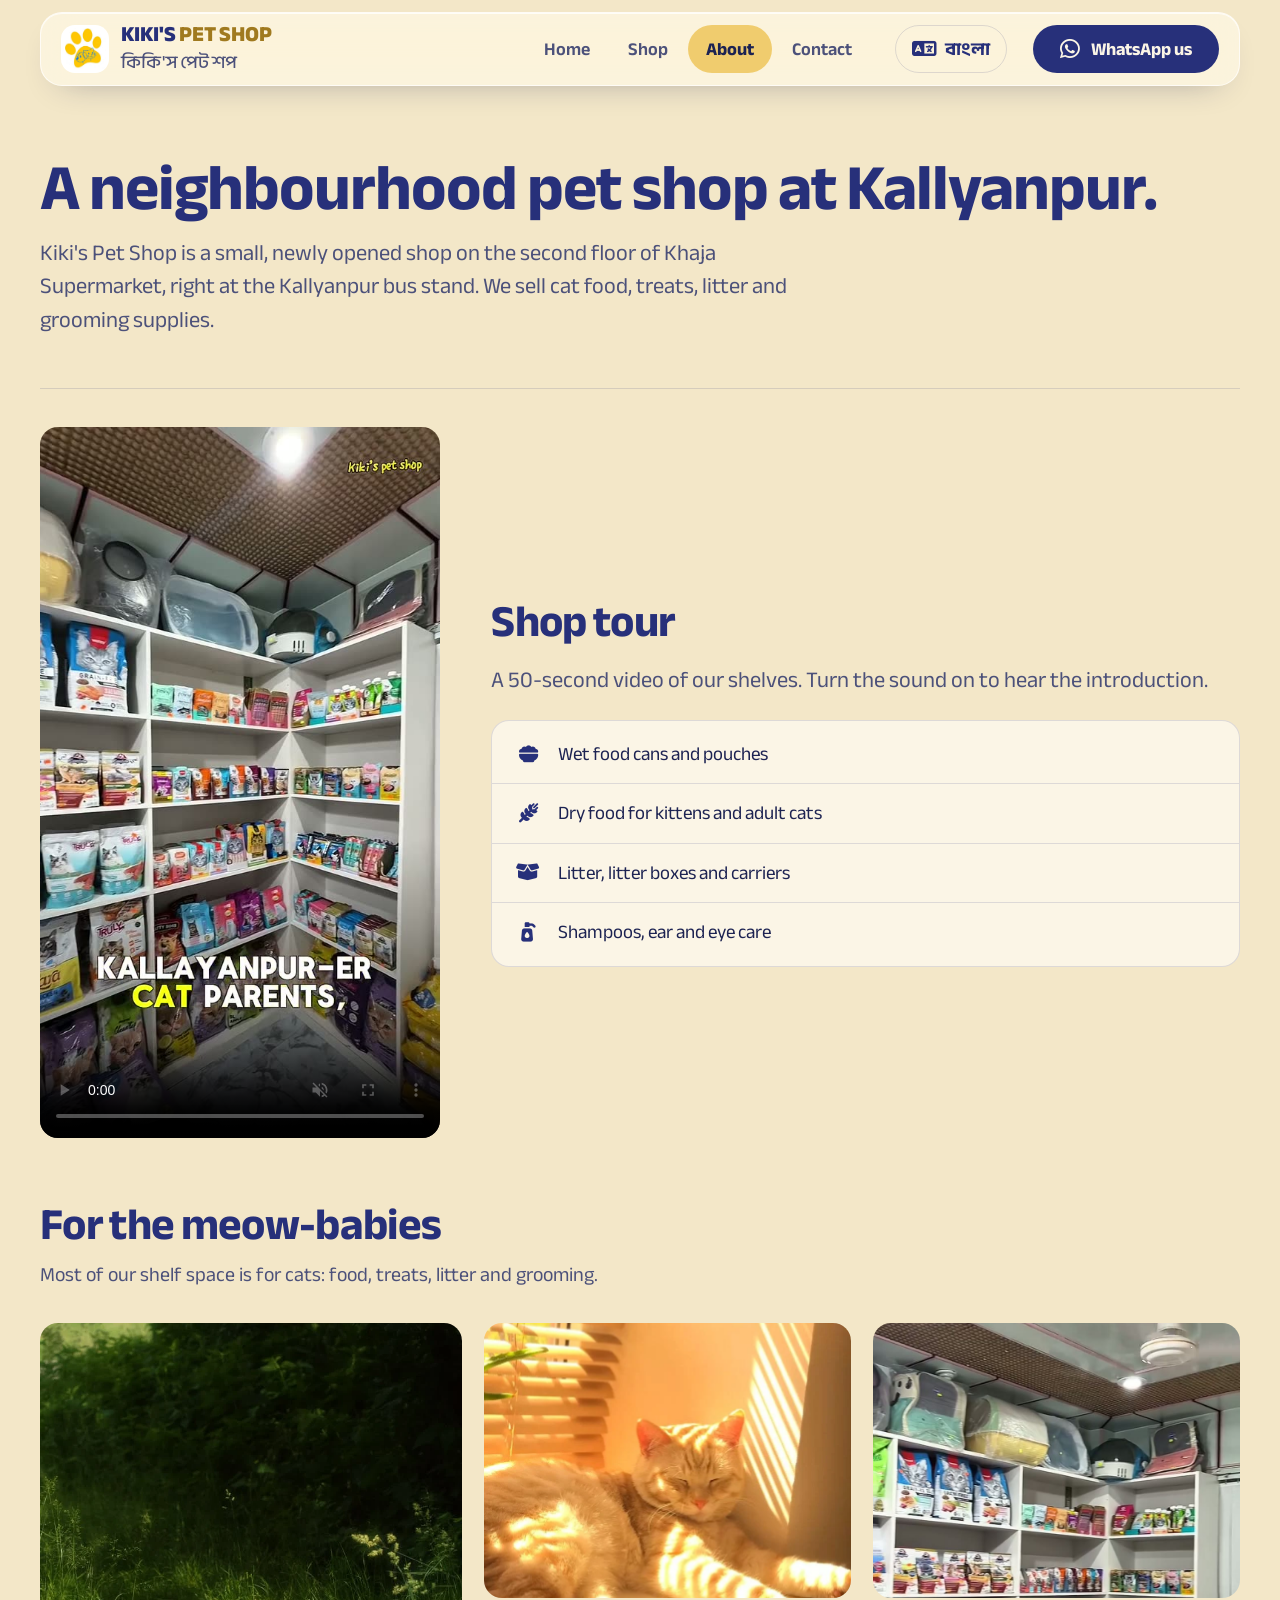
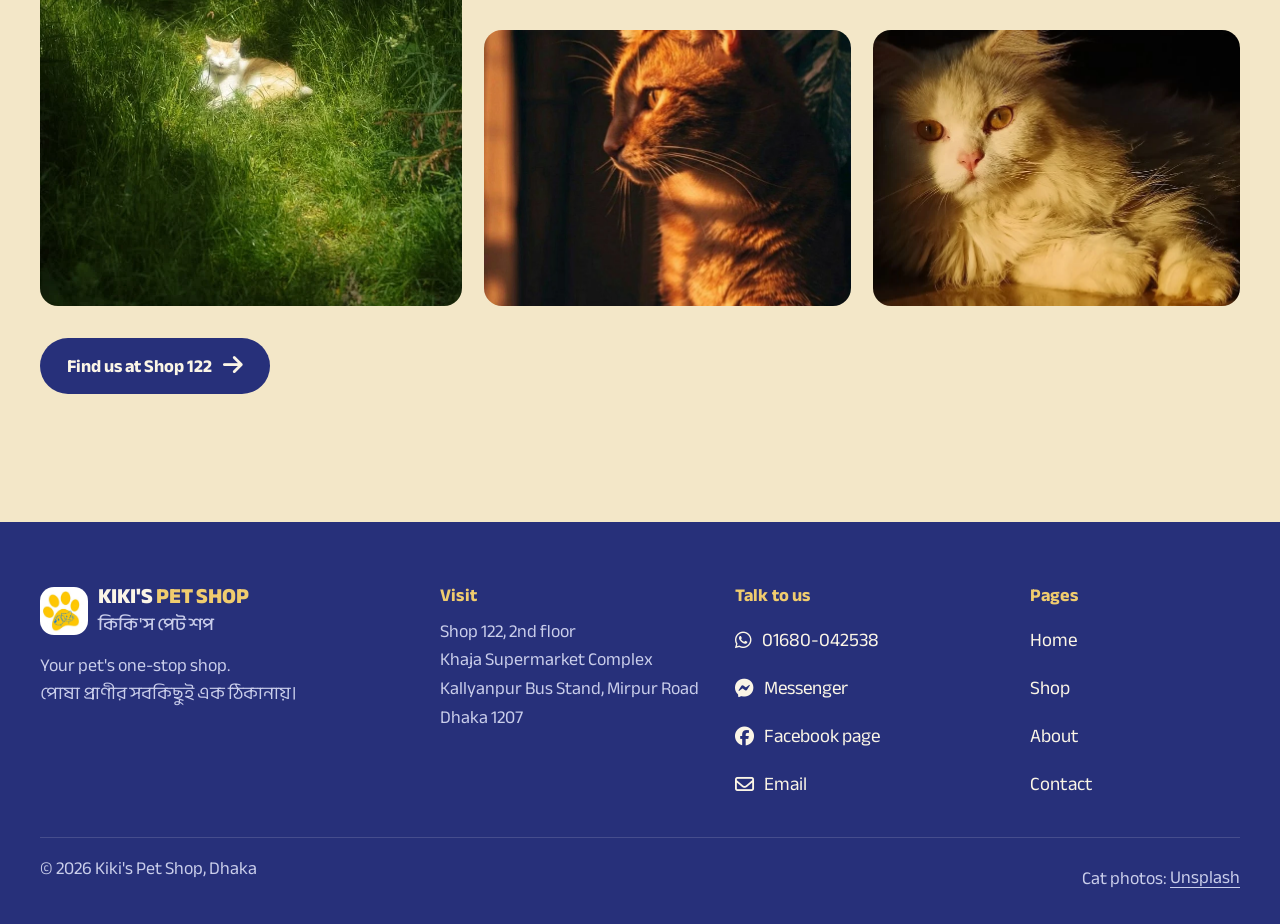
<file: site/about.html>
<!doctype html>
<html lang="en">
<head>
  <meta charset="utf-8">
  <meta name="viewport" content="width=device-width, initial-scale=1, viewport-fit=cover">
  <title>About | Kiki's Pet Shop, Kallyanpur</title>
  <meta name="description" content="A small, newly opened pet shop on the 2nd floor of Khaja Supermarket, Kallyanpur, Dhaka. Take the video tour.">
  <meta name="theme-color" content="#f3e7c8">
  <link rel="icon" href="assets/fb/logo-plate.jpg">
  <link rel="preconnect" href="https://fonts.googleapis.com">
  <link rel="preconnect" href="https://fonts.gstatic.com" crossorigin>
  <link rel="alternate" hreflang="en" href="https://itsmemonzu.github.io/kikis-pet-shop/about.html">
  <link rel="alternate" hreflang="bn" href="https://itsmemonzu.github.io/kikis-pet-shop/bn/about.html">
  <link rel="stylesheet" href="https://fonts.googleapis.com/css2?family=Anek+Bangla:wght@400..800&display=swap">
  <link rel="stylesheet" href="https://cdnjs.cloudflare.com/ajax/libs/font-awesome/6.5.2/css/all.min.css">
  <link rel="stylesheet" href="css/kiki.css?v=10">
  <script>document.documentElement.classList.add("js")</script>
  <script type="speculationrules">{"prerender":[{"where":{"and":[{"href_matches":"/*"},{"not":{"selector_matches":".k-lang"}}]},"eagerness":"moderate"}]}</script>
</head>
<body>

<a class="k-skip" href="#main">Skip to content</a>

<header class="k-header k-glass">
  <div class="k-wrap k-header__row">
    <a class="k-brand" href="index.html" aria-label="Kiki's Pet Shop, home">
      <span class="k-brand__plate" aria-hidden="true"></span>
      <span class="k-brand__name"><b>KIKI'S <span>PET SHOP</span></b><small>কিকি'স পেট শপ</small></span>
    </a>
    <nav class="k-nav" aria-label="Main">
      <a href="index.html"><span>Home</span></a>
      <a href="shop.html"><span>Shop</span></a>
      <a href="about.html" aria-current="page"><i class="k-here" aria-hidden="true"></i><span>About</span></a>
      <a href="contact.html"><span>Contact</span></a>
    </nav>
    <a class="k-lang" href="bn/about.html" hreflang="bn" lang="bn"><i class="fa-solid fa-language" aria-hidden="true"></i>বাংলা</a>
    <a class="k-btn k-btn--white" href="https://wa.me/8801680042538?text=Hi%20Kiki%27s%20Pet%20Shop!" target="_blank" rel="noopener"><i class="fa-brands fa-whatsapp" aria-hidden="true"></i><span>WhatsApp us</span></a>
  </div>
</header>

<main id="main">
  <section class="k-board k-pagehead" aria-labelledby="about-title">
    <div class="k-wrap">
      <h1 id="about-title" class="k-h1 k-display">A neighbourhood pet shop at Kallyanpur.</h1>
      <p class="k-lead">Kiki's Pet Shop is a small, newly opened shop on the second floor of Khaja Supermarket, right at the Kallyanpur bus stand. We sell cat food, treats, litter and grooming supplies.</p>
    </div>
  </section>

  <section id="tour" class="k-section" aria-labelledby="tour-title">
    <div class="k-wrap k-split">
      <figure class="k-lit k-tour k-rv-img">
        <video data-autoplay muted loop playsinline controls preload="none" poster="assets/video/tour-full-poster.jpg" aria-label="Video tour of Kiki's Pet Shop">
          <source src="assets/video/tour-full.mp4" type="video/mp4">
        </video>
      </figure>
      <div>
        <h2 id="tour-title" class="k-h2 k-display">Shop tour</h2>
        <p class="k-lead k-lead--spaced">A 50-second video of our shelves. Turn the sound on to hear the introduction.</p>
        <ul class="k-list">
          <li><i class="fa-solid fa-bowl-food" aria-hidden="true"></i>Wet food cans and pouches</li>
          <li><i class="fa-solid fa-wheat-awn" aria-hidden="true"></i>Dry food for kittens and adult cats</li>
          <li><i class="fa-solid fa-box-open" aria-hidden="true"></i>Litter, litter boxes and carriers</li>
          <li><i class="fa-solid fa-pump-soap" aria-hidden="true"></i>Shampoos, ear and eye care</li>
        </ul>
      </div>
    </div>
  </section>


  <section class="k-section k-section--white" aria-labelledby="love-title">
    <div class="k-wrap">
      <div class="k-head">
        <div>
          <h2 id="love-title" class="k-h2 k-display">For the meow-babies</h2>
        </div>
        <p>Most of our shelf space is for cats: food, treats, litter and grooming.</p>
      </div>
      <div class="k-mosaic">
        <figure class="k-tile k-rv-img"><img src="assets/cats/sun-grass.webp" alt="Cream and ginger cat resting in a patch of sunlight on long grass" loading="lazy" width="736" height="1101"></figure>
        <figure class="k-tile k-rv-img"><img src="assets/cats/blinds-nap.webp" alt="Ginger cat napping on a sunny windowsill" loading="lazy" width="736" height="981"></figure>
        <figure class="k-tile k-rv-img"><img src="assets/shop/aisle.jpg" alt="Shelves of cat food and litter boxes inside Kiki's Pet Shop" loading="lazy"></figure>
        <figure class="k-tile k-rv-img"><img src="assets/cats/golden-profile.webp" alt="Ginger tabby in profile, lit by warm evening sun" loading="lazy" width="736" height="1015"></figure>
        <figure class="k-tile k-rv-img"><img src="assets/cats/persian-glow.webp" alt="Long-haired cream cat resting in warm lamplight" loading="lazy" width="736" height="981"></figure>
      </div>
      <div class="k-order-row">
        <a class="k-btn k-btn--dark" href="contact.html">Find us at Shop 122 <i class="fa-solid fa-arrow-right" aria-hidden="true"></i></a>
      </div>
    </div>
  </section>
</main>

<footer class="k-footer">
  <div class="k-wrap">
    <div class="k-footer__grid">
      <div>
        <a class="k-brand" href="index.html"><span class="k-brand__plate" aria-hidden="true"></span><span class="k-brand__name"><b>KIKI'S <span>PET SHOP</span></b><small>কিকি'স পেট শপ</small></span></a>
        <p>Your pet's one-stop shop.<br><span lang="bn">পোষা প্রাণীর সবকিছুই এক ঠিকানায়।</span></p>
      </div>
      <div>
        <h2>Visit</h2>
        <p>Shop 122, 2nd floor<br>Khaja Supermarket Complex<br>Kallyanpur Bus Stand, Mirpur Road<br>Dhaka 1207</p>
      </div>
      <div>
        <h2>Talk to us</h2>
        <ul>
          <li><a href="https://wa.me/8801680042538" target="_blank" rel="noopener"><i class="fa-brands fa-whatsapp" aria-hidden="true"></i>01680-042538</a></li>
          <li><a href="https://m.me/kikispetshopbd" target="_blank" rel="noopener"><i class="fa-brands fa-facebook-messenger" aria-hidden="true"></i>Messenger</a></li>
          <li><a href="https://www.facebook.com/kikispetshopbd/" target="_blank" rel="noopener"><i class="fa-brands fa-facebook" aria-hidden="true"></i>Facebook page</a></li>
          <li><a href="mailto:kikis.petshopbd@gmail.com"><i class="fa-regular fa-envelope" aria-hidden="true"></i>Email</a></li>
        </ul>
      </div>
      <div>
        <h2>Pages</h2>
        <ul>
          <li><a href="index.html">Home</a></li>
          <li><a href="shop.html">Shop</a></li>
          <li><a href="about.html">About</a></li>
          <li><a href="contact.html">Contact</a></li>
        </ul>
      </div>
    </div>
    <div class="k-footer__base">
      <span>© <span data-year>2026</span> Kiki's Pet Shop, Dhaka</span>
      <span>Cat photos: <a href="https://unsplash.com" target="_blank" rel="noopener">Unsplash</a></span>
    </div>
  </div>
</footer>

<nav class="k-tabbar k-glass" aria-label="Quick menu">
  <a href="index.html"><i class="fa-solid fa-house" aria-hidden="true"></i><span>Home</span></a>
  <a href="shop.html"><i class="fa-solid fa-bag-shopping" aria-hidden="true"></i><span>Shop</span></a>
  <a class="k-tabbar__wa" href="https://wa.me/8801680042538?text=Hi%20Kiki%27s%20Pet%20Shop!%20I%27d%20like%20to%20order%3A%20" target="_blank" rel="noopener"><i class="fa-brands fa-whatsapp" aria-hidden="true"></i><span>Order</span></a>
  <a href="about.html" aria-current="page"><i class="fa-solid fa-store" aria-hidden="true"></i><span>About</span></a>
  <a href="contact.html"><i class="fa-solid fa-location-dot" aria-hidden="true"></i><span>Contact</span></a>
</nav>

<script src="js/kiki.js?v=10" defer></script>
</body>
</html>
</file>
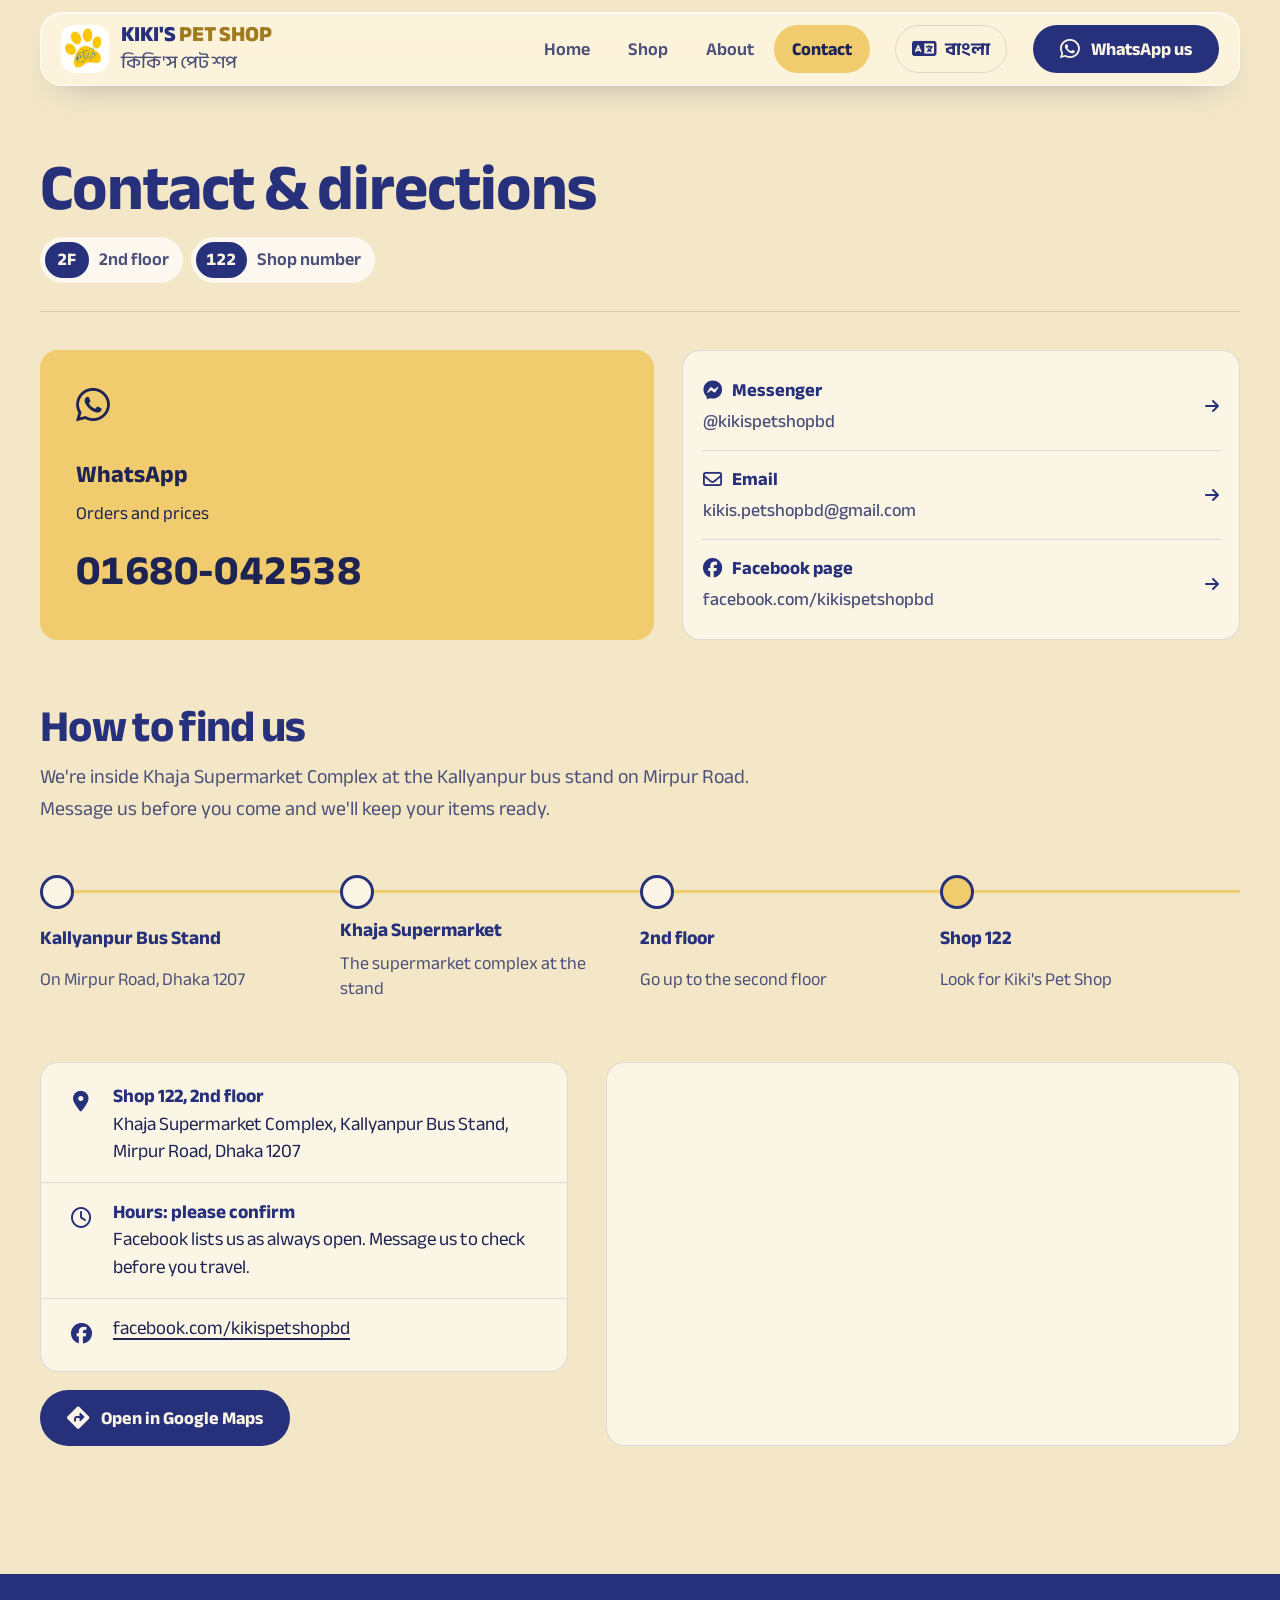
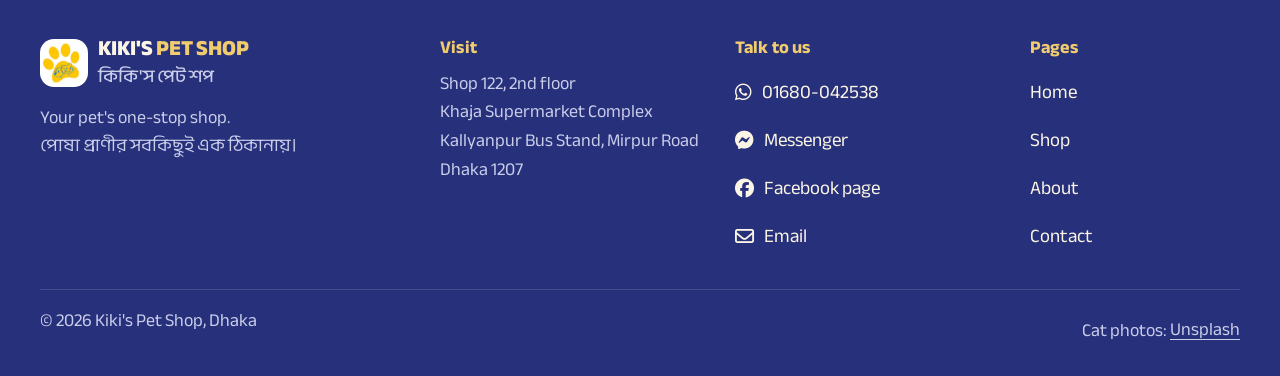
<file: site/contact.html>
<!doctype html>
<html lang="en">
<head>
  <meta charset="utf-8">
  <meta name="viewport" content="width=device-width, initial-scale=1, viewport-fit=cover">
  <title>Contact & directions | Kiki's Pet Shop</title>
  <meta name="description" content="WhatsApp 01680-042538, Messenger or email. Shop 122, 2nd floor, Khaja Supermarket, Kallyanpur Bus Stand, Mirpur Road, Dhaka 1207.">
  <meta name="theme-color" content="#f3e7c8">
  <link rel="icon" href="assets/fb/logo-plate.jpg">
  <link rel="preconnect" href="https://fonts.googleapis.com">
  <link rel="preconnect" href="https://fonts.gstatic.com" crossorigin>
  <link rel="alternate" hreflang="en" href="https://itsmemonzu.github.io/kikis-pet-shop/contact.html">
  <link rel="alternate" hreflang="bn" href="https://itsmemonzu.github.io/kikis-pet-shop/bn/contact.html">
  <link rel="stylesheet" href="https://fonts.googleapis.com/css2?family=Anek+Bangla:wght@400..800&display=swap">
  <link rel="stylesheet" href="https://cdnjs.cloudflare.com/ajax/libs/font-awesome/6.5.2/css/all.min.css">
  <link rel="stylesheet" href="css/kiki.css?v=10">
  <script>document.documentElement.classList.add("js")</script>
  <script type="speculationrules">{"prerender":[{"where":{"and":[{"href_matches":"/*"},{"not":{"selector_matches":".k-lang"}}]},"eagerness":"moderate"}]}</script>
</head>
<body>

<a class="k-skip" href="#main">Skip to content</a>

<header class="k-header k-glass">
  <div class="k-wrap k-header__row">
    <a class="k-brand" href="index.html" aria-label="Kiki's Pet Shop, home">
      <span class="k-brand__plate" aria-hidden="true"></span>
      <span class="k-brand__name"><b>KIKI'S <span>PET SHOP</span></b><small>কিকি'স পেট শপ</small></span>
    </a>
    <nav class="k-nav" aria-label="Main">
      <a href="index.html"><span>Home</span></a>
      <a href="shop.html"><span>Shop</span></a>
      <a href="about.html"><span>About</span></a>
      <a href="contact.html" aria-current="page"><i class="k-here" aria-hidden="true"></i><span>Contact</span></a>
    </nav>
    <a class="k-lang" href="bn/contact.html" hreflang="bn" lang="bn"><i class="fa-solid fa-language" aria-hidden="true"></i>বাংলা</a>
    <a class="k-btn k-btn--white" href="https://wa.me/8801680042538?text=Hi%20Kiki%27s%20Pet%20Shop!" target="_blank" rel="noopener"><i class="fa-brands fa-whatsapp" aria-hidden="true"></i><span>WhatsApp us</span></a>
  </div>
</header>

<main id="main">
  <section class="k-board k-pagehead" aria-labelledby="contact-title">
    <div class="k-wrap">
      <h1 id="contact-title" class="k-h1 k-display">Contact &amp; directions</h1>
      <div class="k-plates">
        <span class="k-plate"><b class="k-num">2F</b>2nd floor</span>
        <span class="k-plate"><b class="k-num">122</b>Shop number</span>
      </div>
    </div>
  </section>

  <section class="k-section" aria-label="Ways to reach us">
    <div class="k-wrap">
      <div class="k-reach">
        <a class="k-channel k-channel--primary k-rv" href="https://wa.me/8801680042538?text=Hi%20Kiki%27s%20Pet%20Shop!" target="_blank" rel="noopener">
          <i class="fa-brands fa-whatsapp" aria-hidden="true"></i>
          <span><b>WhatsApp</b><span>Orders and prices</span><span class="k-num">01680-042538</span></span>
        </a>
        <ul class="k-strips k-rv" aria-label="Other ways to reach us">
          <li><a class="k-strip" href="https://m.me/kikispetshopbd" target="_blank" rel="noopener"><b><i class="fa-brands fa-facebook-messenger" aria-hidden="true"></i>Messenger</b><small>@kikispetshopbd</small><i class="fa-solid fa-arrow-right" aria-hidden="true"></i></a></li>
          <li><a class="k-strip" href="mailto:kikis.petshopbd@gmail.com"><b><i class="fa-regular fa-envelope" aria-hidden="true"></i>Email</b><small>kikis.petshopbd@gmail.com</small><i class="fa-solid fa-arrow-right" aria-hidden="true"></i></a></li>
          <li><a class="k-strip" href="https://www.facebook.com/kikispetshopbd/" target="_blank" rel="noopener"><b><i class="fa-brands fa-facebook" aria-hidden="true"></i>Facebook page</b><small>facebook.com/kikispetshopbd</small><i class="fa-solid fa-arrow-right" aria-hidden="true"></i></a></li>
        </ul>
      </div>
    </div>
  </section>

  <section class="k-section k-section--white" aria-labelledby="find-title">
    <div class="k-wrap">
      <div class="k-head">
        <div>
          <h2 id="find-title" class="k-h2 k-display">How to find us</h2>
        </div>
        <p>We're inside Khaja Supermarket Complex at the Kallyanpur bus stand on Mirpur Road. Message us before you come and we'll keep your items ready.</p>
      </div>
      <div class="k-floor k-floor--light" aria-label="Directions in four steps">
        <div class="k-floor__rail" aria-hidden="true"></div>
        <ol>
          <li><b>Kallyanpur Bus Stand</b><span>On Mirpur Road, Dhaka 1207</span></li>
          <li><b>Khaja Supermarket</b><span>The supermarket complex at the stand</span></li>
          <li><b>2nd floor</b><span>Go up to the second floor</span></li>
          <li><b>Shop 122</b><span>Look for Kiki's Pet Shop</span></li>
        </ol>
      </div>
      <div class="k-visit k-visit--spaced">
        <div class="k-addr">
          <dl >
            <div><dt><i class="fa-solid fa-location-dot" aria-hidden="true"></i><span class="k-sr">Address</span></dt><dd><b>Shop 122, 2nd floor</b>Khaja Supermarket Complex, Kallyanpur Bus Stand, Mirpur Road, Dhaka 1207</dd></div>
            <div><dt><i class="fa-regular fa-clock" aria-hidden="true"></i><span class="k-sr">Hours</span></dt><dd><b>Hours: please confirm</b>Facebook lists us as always open. Message us to check before you travel.</dd></div>
            <div><dt><i class="fa-brands fa-facebook" aria-hidden="true"></i><span class="k-sr">Facebook</span></dt><dd><a href="https://www.facebook.com/kikispetshopbd/" target="_blank" rel="noopener">facebook.com/kikispetshopbd</a></dd></div>
          </dl>
          <div><a class="k-btn k-btn--dark" href="https://maps.google.com/?cid=12704867845228674455" target="_blank" rel="noopener"><i class="fa-solid fa-diamond-turn-right" aria-hidden="true"></i>Open in Google Maps</a></div>
        </div>
        <div class="k-map k-rv-img">
          <iframe title="Map: Khaja Supermarket, Kallyanpur, Dhaka" src="https://maps.google.com/maps?cid=12704867845228674455&amp;z=17&amp;output=embed" loading="lazy" referrerpolicy="no-referrer-when-downgrade"></iframe>
        </div>
      </div>
    </div>
  </section>
</main>

<footer class="k-footer">
  <div class="k-wrap">
    <div class="k-footer__grid">
      <div>
        <a class="k-brand" href="index.html"><span class="k-brand__plate" aria-hidden="true"></span><span class="k-brand__name"><b>KIKI'S <span>PET SHOP</span></b><small>কিকি'স পেট শপ</small></span></a>
        <p>Your pet's one-stop shop.<br><span lang="bn">পোষা প্রাণীর সবকিছুই এক ঠিকানায়।</span></p>
      </div>
      <div>
        <h2>Visit</h2>
        <p>Shop 122, 2nd floor<br>Khaja Supermarket Complex<br>Kallyanpur Bus Stand, Mirpur Road<br>Dhaka 1207</p>
      </div>
      <div>
        <h2>Talk to us</h2>
        <ul>
          <li><a href="https://wa.me/8801680042538" target="_blank" rel="noopener"><i class="fa-brands fa-whatsapp" aria-hidden="true"></i>01680-042538</a></li>
          <li><a href="https://m.me/kikispetshopbd" target="_blank" rel="noopener"><i class="fa-brands fa-facebook-messenger" aria-hidden="true"></i>Messenger</a></li>
          <li><a href="https://www.facebook.com/kikispetshopbd/" target="_blank" rel="noopener"><i class="fa-brands fa-facebook" aria-hidden="true"></i>Facebook page</a></li>
          <li><a href="mailto:kikis.petshopbd@gmail.com"><i class="fa-regular fa-envelope" aria-hidden="true"></i>Email</a></li>
        </ul>
      </div>
      <div>
        <h2>Pages</h2>
        <ul>
          <li><a href="index.html">Home</a></li>
          <li><a href="shop.html">Shop</a></li>
          <li><a href="about.html">About</a></li>
          <li><a href="contact.html">Contact</a></li>
        </ul>
      </div>
    </div>
    <div class="k-footer__base">
      <span>© <span data-year>2026</span> Kiki's Pet Shop, Dhaka</span>
      <span>Cat photos: <a href="https://unsplash.com" target="_blank" rel="noopener">Unsplash</a></span>
    </div>
  </div>
</footer>

<nav class="k-tabbar k-glass" aria-label="Quick menu">
  <a href="index.html"><i class="fa-solid fa-house" aria-hidden="true"></i><span>Home</span></a>
  <a href="shop.html"><i class="fa-solid fa-bag-shopping" aria-hidden="true"></i><span>Shop</span></a>
  <a class="k-tabbar__wa" href="https://wa.me/8801680042538?text=Hi%20Kiki%27s%20Pet%20Shop!%20I%27d%20like%20to%20order%3A%20" target="_blank" rel="noopener"><i class="fa-brands fa-whatsapp" aria-hidden="true"></i><span>Order</span></a>
  <a href="about.html"><i class="fa-solid fa-store" aria-hidden="true"></i><span>About</span></a>
  <a href="contact.html" aria-current="page"><i class="fa-solid fa-location-dot" aria-hidden="true"></i><span>Contact</span></a>
</nav>

<script src="js/kiki.js?v=10" defer></script>
</body>
</html>
</file>
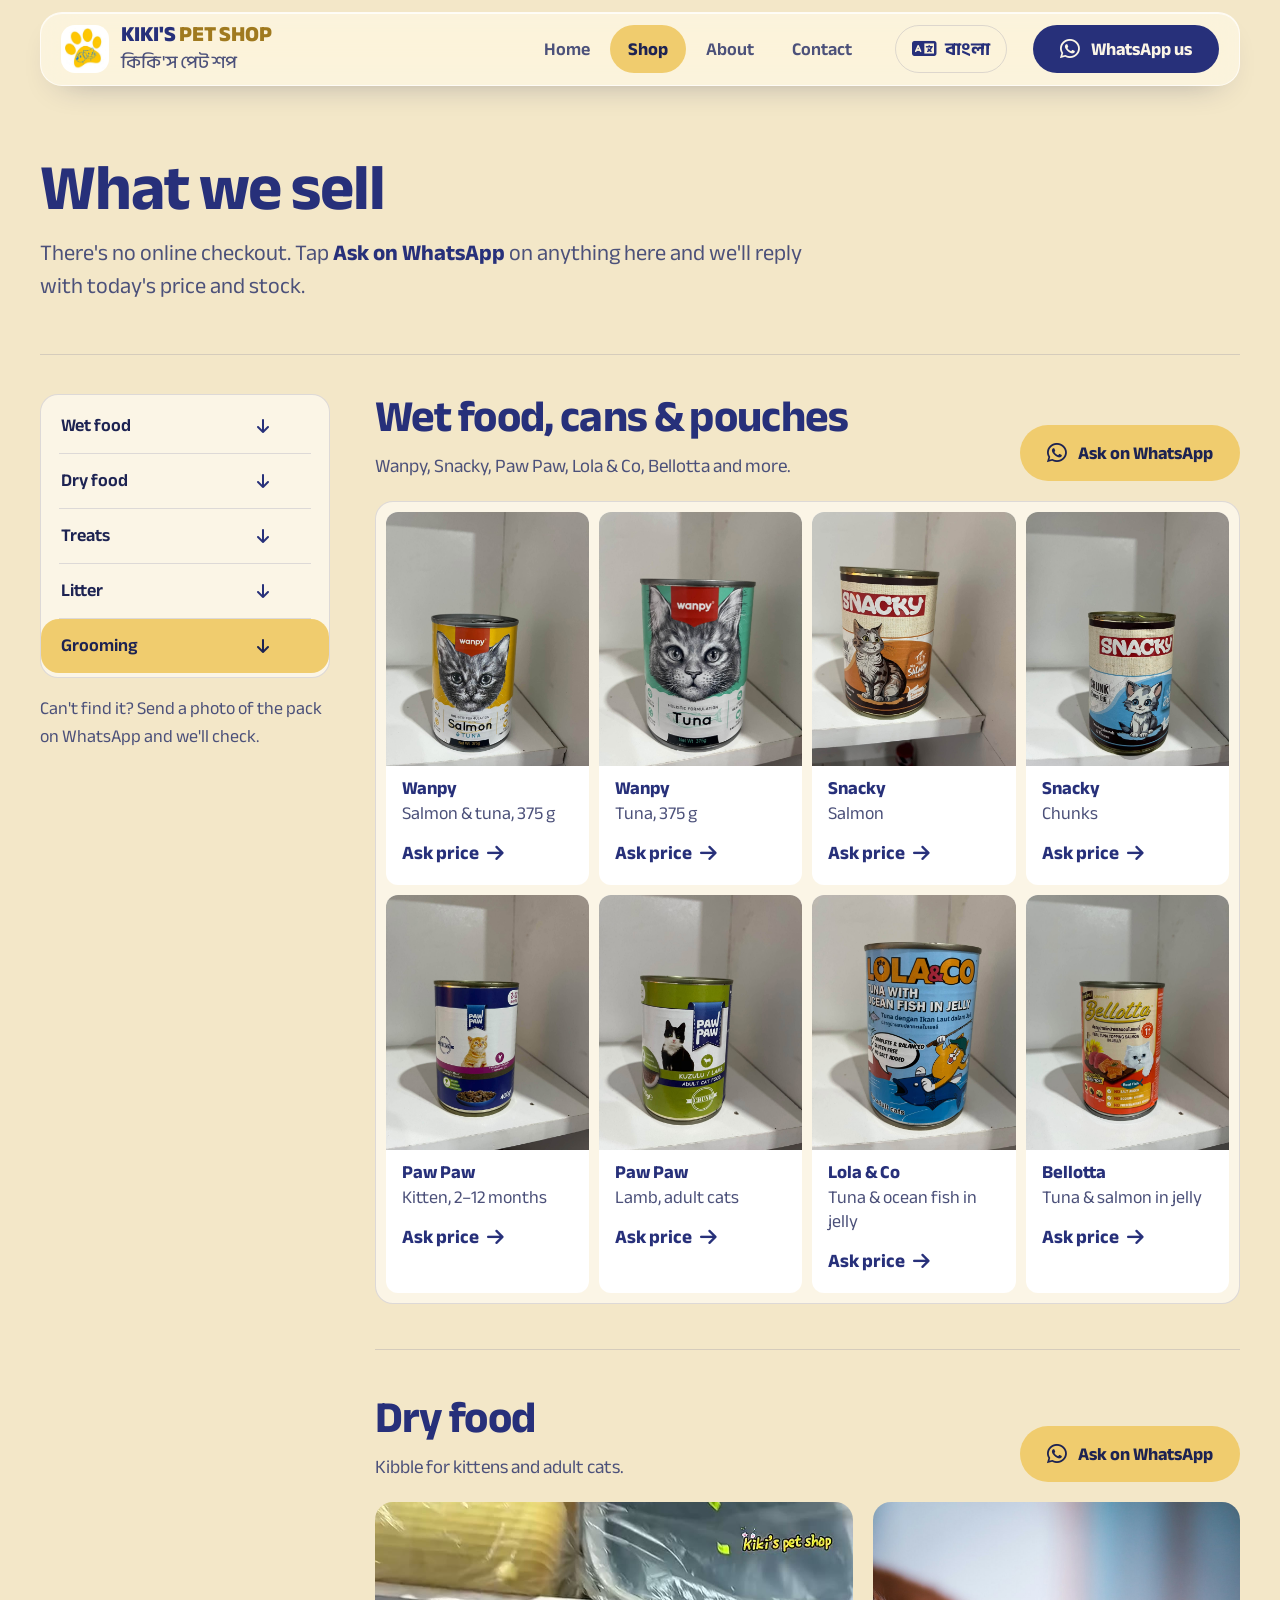
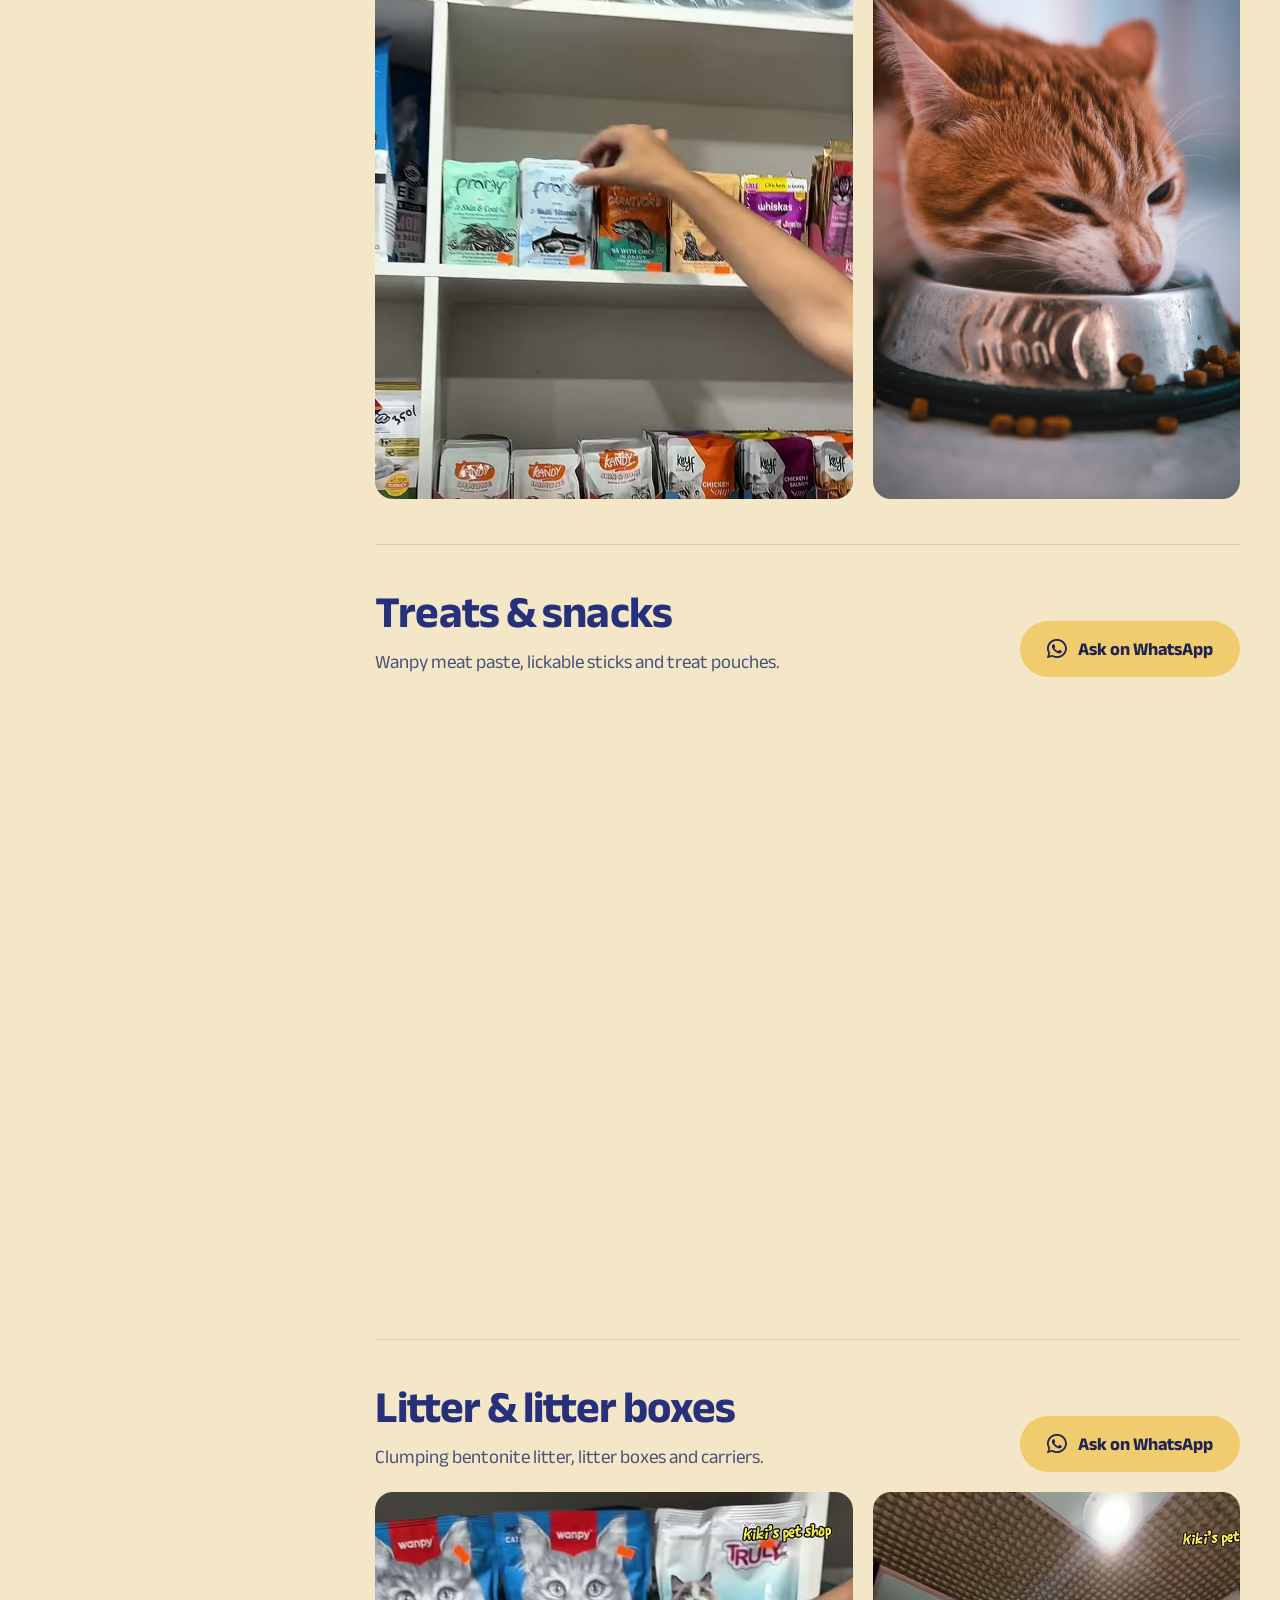
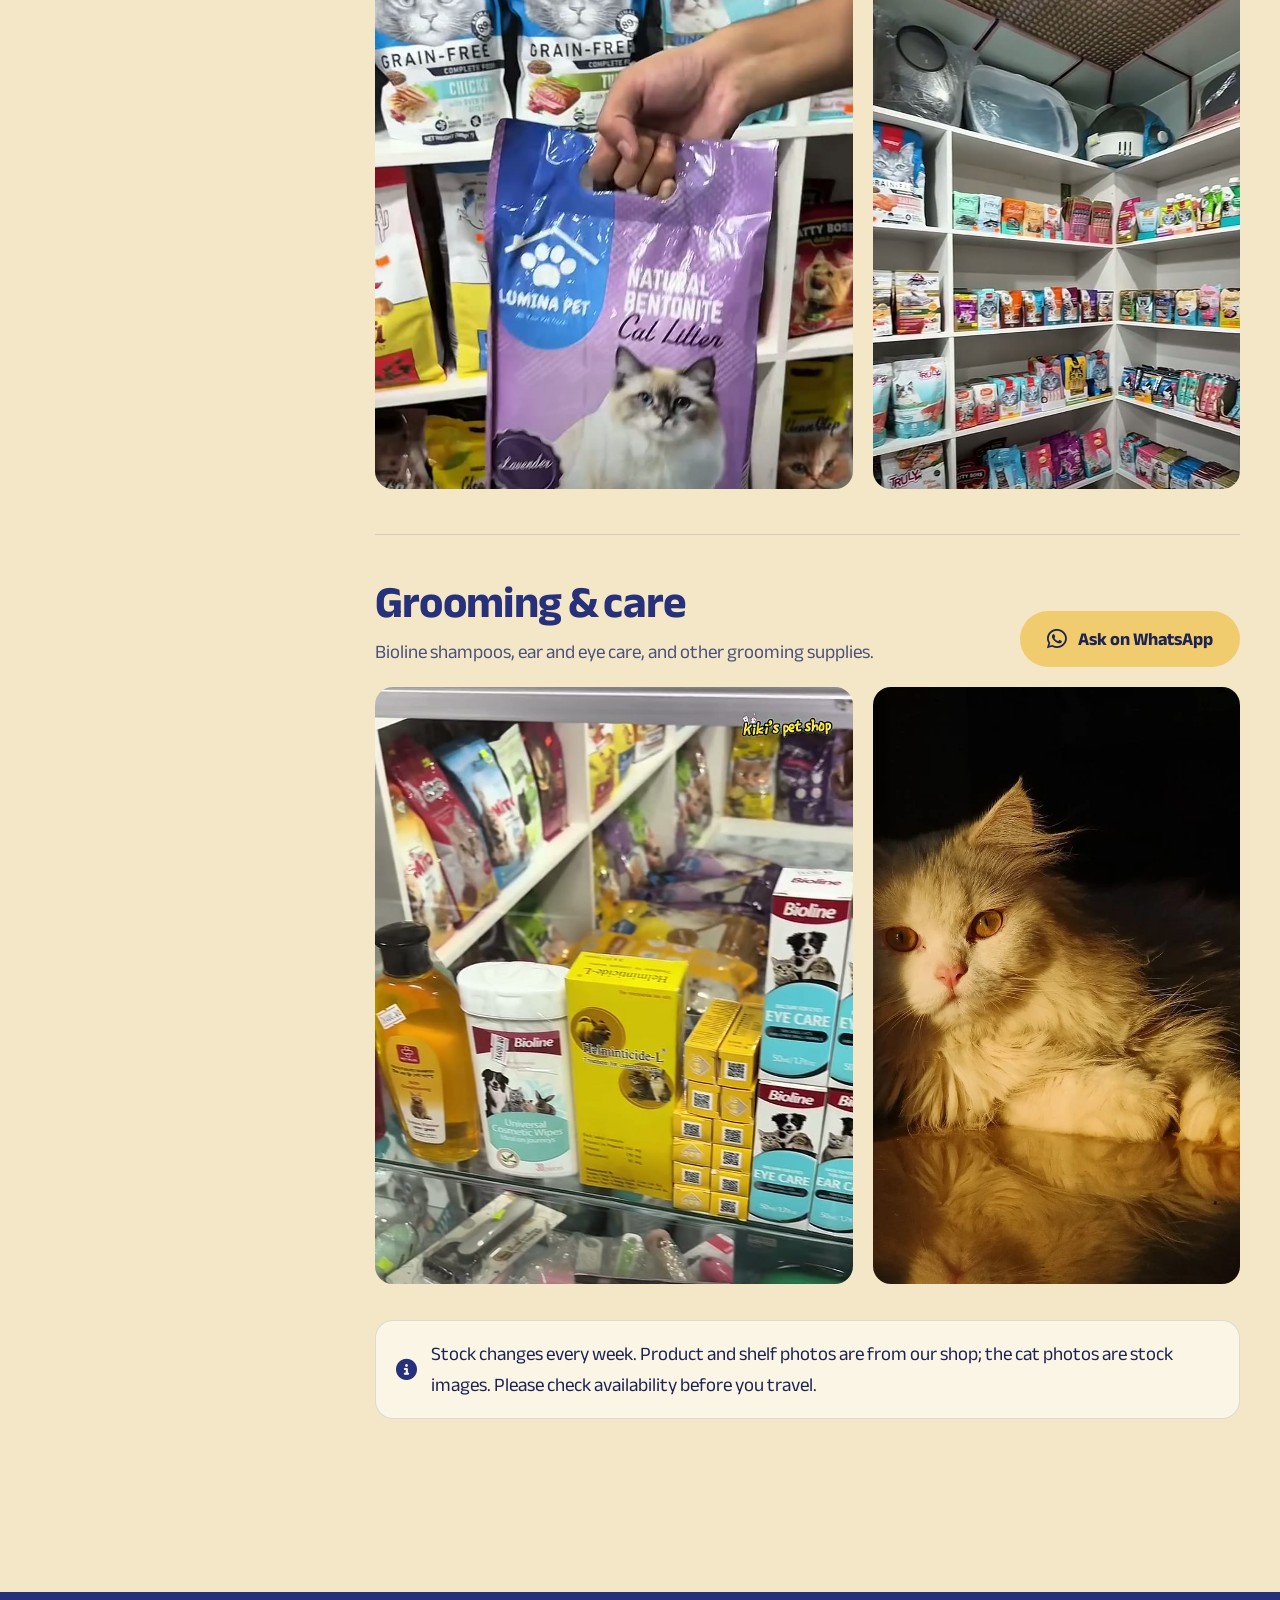
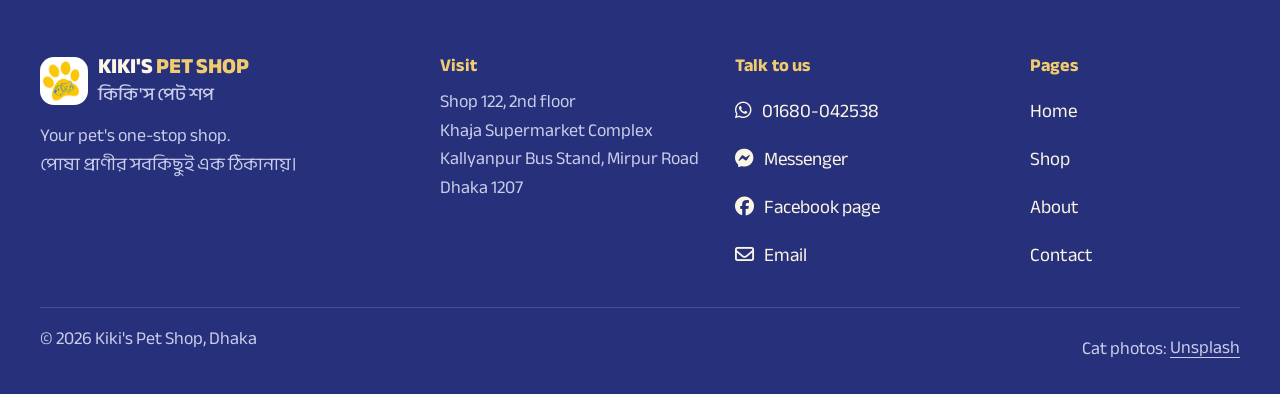
<file: site/shop.html>
<!doctype html>
<html lang="en">
<head>
  <meta charset="utf-8">
  <meta name="viewport" content="width=device-width, initial-scale=1, viewport-fit=cover">
  <title>Shop | Kiki's Pet Shop, Kallyanpur</title>
  <meta name="description" content="Wet and dry cat food, treats, litter and grooming at Kiki's Pet Shop, Kallyanpur, Dhaka. Ask price and stock on WhatsApp 01680-042538.">
  <meta name="theme-color" content="#f3e7c8">
  <link rel="icon" href="assets/fb/logo-plate.jpg">
  <link rel="preconnect" href="https://fonts.googleapis.com">
  <link rel="preconnect" href="https://fonts.gstatic.com" crossorigin>
  <link rel="alternate" hreflang="en" href="https://itsmemonzu.github.io/kikis-pet-shop/shop.html">
  <link rel="alternate" hreflang="bn" href="https://itsmemonzu.github.io/kikis-pet-shop/bn/shop.html">
  <link rel="stylesheet" href="https://fonts.googleapis.com/css2?family=Anek+Bangla:wght@400..800&display=swap">
  <link rel="stylesheet" href="https://cdnjs.cloudflare.com/ajax/libs/font-awesome/6.5.2/css/all.min.css">
  <link rel="stylesheet" href="css/kiki.css?v=10">
  <script>document.documentElement.classList.add("js")</script>
  <script type="speculationrules">{"prerender":[{"where":{"and":[{"href_matches":"/*"},{"not":{"selector_matches":".k-lang"}}]},"eagerness":"moderate"}]}</script>
</head>
<body>

<a class="k-skip" href="#main">Skip to content</a>

<header class="k-header k-glass">
  <div class="k-wrap k-header__row">
    <a class="k-brand" href="index.html" aria-label="Kiki's Pet Shop, home">
      <span class="k-brand__plate" aria-hidden="true"></span>
      <span class="k-brand__name"><b>KIKI'S <span>PET SHOP</span></b><small>কিকি'স পেট শপ</small></span>
    </a>
    <nav class="k-nav" aria-label="Main">
      <a href="index.html"><span>Home</span></a>
      <a href="shop.html" aria-current="page"><i class="k-here" aria-hidden="true"></i><span>Shop</span></a>
      <a href="about.html"><span>About</span></a>
      <a href="contact.html"><span>Contact</span></a>
    </nav>
    <a class="k-lang" href="bn/shop.html" hreflang="bn" lang="bn"><i class="fa-solid fa-language" aria-hidden="true"></i>বাংলা</a>
    <a class="k-btn k-btn--white" href="https://wa.me/8801680042538?text=Hi%20Kiki%27s%20Pet%20Shop!" target="_blank" rel="noopener"><i class="fa-brands fa-whatsapp" aria-hidden="true"></i><span>WhatsApp us</span></a>
  </div>
</header>

<main id="main">
  <section class="k-board k-pagehead" aria-labelledby="shop-title">
    <div class="k-wrap">
      <h1 id="shop-title" class="k-h1 k-display">What we sell</h1>
      <p class="k-lead">There's no online checkout. Tap <strong>Ask on WhatsApp</strong> on anything here and we'll reply with today's price and stock.</p>
    </div>
  </section>

  <section class="k-section" aria-label="Categories">
    <div class="k-wrap k-dir">
      <aside class="k-dir__nav" aria-label="Shop sections">
        <ul class="k-strips">
          <li><a class="k-strip" href="#wet-food">Wet food<i class="fa-solid fa-arrow-down" aria-hidden="true"></i></a></li>
          <li><a class="k-strip" href="#dry-food">Dry food<i class="fa-solid fa-arrow-down" aria-hidden="true"></i></a></li>
          <li><a class="k-strip" href="#treats">Treats<i class="fa-solid fa-arrow-down" aria-hidden="true"></i></a></li>
          <li><a class="k-strip" href="#litter">Litter<i class="fa-solid fa-arrow-down" aria-hidden="true"></i></a></li>
          <li><a class="k-strip" href="#grooming">Grooming<i class="fa-solid fa-arrow-down" aria-hidden="true"></i></a></li>
        </ul>
        <p>Can't find it? Send a photo of the pack on WhatsApp and we'll check.</p>
      </aside>

      <div>
        <section id="wet-food" class="k-cat" aria-labelledby="wet-title">
          <div class="k-cat__head">
            <div>
              <h2 id="wet-title" class="k-h2 k-display">Wet food, cans &amp; pouches</h2>
              <p>Wanpy, Snacky, Paw Paw, Lola &amp; Co, Bellotta and more.</p>
            </div>
            <a class="k-btn" href="https://wa.me/8801680042538?text=Hi!%20Which%20wet%20cat%20food%20do%20you%20have%20today%3F" target="_blank" rel="noopener"><i class="fa-brands fa-whatsapp" aria-hidden="true"></i>Ask on WhatsApp</a>
          </div>
          <ul class="k-shelf">
            <li class="k-item k-rv"><div class="k-item__img"><img src="assets/fb/product-2.jpg" alt="Wanpy salmon and tuna can" loading="lazy" width="1536" height="2048"></div><div class="k-item__tag"><b>Wanpy</b><span>Salmon &amp; tuna, 375 g</span><a href="https://wa.me/8801680042538?text=Hi!%20Price%20for%20Wanpy%20Salmon%20%26%20Tuna%20can%3F" target="_blank" rel="noopener">Ask price <i class="fa-solid fa-arrow-right" aria-hidden="true"></i></a></div></li>
            <li class="k-item k-rv"><div class="k-item__img"><img src="assets/fb/product-6.jpg" alt="Wanpy tuna can" loading="lazy" width="1536" height="2048"></div><div class="k-item__tag"><b>Wanpy</b><span>Tuna, 375 g</span><a href="https://wa.me/8801680042538?text=Hi!%20Price%20for%20Wanpy%20Tuna%20can%3F" target="_blank" rel="noopener">Ask price <i class="fa-solid fa-arrow-right" aria-hidden="true"></i></a></div></li>
            <li class="k-item k-rv"><div class="k-item__img"><img src="assets/fb/product-1.jpg" alt="Snacky salmon can" loading="lazy" width="1536" height="2048"></div><div class="k-item__tag"><b>Snacky</b><span>Salmon</span><a href="https://wa.me/8801680042538?text=Hi!%20Price%20for%20Snacky%20Salmon%20can%3F" target="_blank" rel="noopener">Ask price <i class="fa-solid fa-arrow-right" aria-hidden="true"></i></a></div></li>
            <li class="k-item k-rv"><div class="k-item__img"><img src="assets/fb/product-7.jpg" alt="Snacky chunk can" loading="lazy" width="1536" height="2048"></div><div class="k-item__tag"><b>Snacky</b><span>Chunks</span><a href="https://wa.me/8801680042538?text=Hi!%20Price%20for%20Snacky%20Chunk%20can%3F" target="_blank" rel="noopener">Ask price <i class="fa-solid fa-arrow-right" aria-hidden="true"></i></a></div></li>
            <li class="k-item k-rv"><div class="k-item__img"><img src="assets/fb/product-3.jpg" alt="Paw Paw kitten can, 400 g" loading="lazy" width="1536" height="2048"></div><div class="k-item__tag"><b>Paw Paw</b><span>Kitten, 2–12 months</span><a href="https://wa.me/8801680042538?text=Hi!%20Price%20for%20Paw%20Paw%20kitten%20can%3F" target="_blank" rel="noopener">Ask price <i class="fa-solid fa-arrow-right" aria-hidden="true"></i></a></div></li>
            <li class="k-item k-rv"><div class="k-item__img"><img src="assets/fb/product-4.jpg" alt="Paw Paw lamb adult cat food can" loading="lazy" width="1536" height="2048"></div><div class="k-item__tag"><b>Paw Paw</b><span>Lamb, adult cats</span><a href="https://wa.me/8801680042538?text=Hi!%20Price%20for%20Paw%20Paw%20Lamb%20can%3F" target="_blank" rel="noopener">Ask price <i class="fa-solid fa-arrow-right" aria-hidden="true"></i></a></div></li>
            <li class="k-item k-rv"><div class="k-item__img"><img src="assets/fb/product-5.jpg" alt="Lola and Co tuna with ocean fish in jelly can" loading="lazy" width="1536" height="2048"></div><div class="k-item__tag"><b>Lola &amp; Co</b><span>Tuna &amp; ocean fish in jelly</span><a href="https://wa.me/8801680042538?text=Hi!%20Price%20for%20Lola%20%26%20Co%20can%3F" target="_blank" rel="noopener">Ask price <i class="fa-solid fa-arrow-right" aria-hidden="true"></i></a></div></li>
            <li class="k-item k-rv"><div class="k-item__img"><img src="assets/fb/product-8.jpg" alt="Bellotta tuna topping salmon in jelly can" loading="lazy" width="1536" height="2048"></div><div class="k-item__tag"><b>Bellotta</b><span>Tuna &amp; salmon in jelly</span><a href="https://wa.me/8801680042538?text=Hi!%20Price%20for%20Bellotta%20can%3F" target="_blank" rel="noopener">Ask price <i class="fa-solid fa-arrow-right" aria-hidden="true"></i></a></div></li>
          </ul>
        </section>

        <section id="dry-food" class="k-cat" aria-labelledby="dry-title">
          <div class="k-cat__head">
            <div>
              <h2 id="dry-title" class="k-h2 k-display">Dry food</h2>
              <p>Kibble for kittens and adult cats.</p>
            </div>
            <a class="k-btn" href="https://wa.me/8801680042538?text=Hi!%20Which%20dry%20cat%20food%20do%20you%20have%3F" target="_blank" rel="noopener"><i class="fa-brands fa-whatsapp" aria-hidden="true"></i>Ask on WhatsApp</a>
          </div>
          <div class="k-media2">
            <img class="k-rv-img" src="assets/shop/dry-food.jpg" alt="Dry cat food bags on the shelves at Kiki's Pet Shop" loading="lazy">
            <img class="k-rv-img" src="assets/cats/cat-eating-bowl.jpg" alt="Ginger cat eating kibble from a steel bowl" loading="lazy">
          </div>
        </section>

        <section id="treats" class="k-cat" aria-labelledby="treats-title">
          <div class="k-cat__head">
            <div>
              <h2 id="treats-title" class="k-h2 k-display">Treats &amp; snacks</h2>
              <p>Wanpy meat paste, lickable sticks and treat pouches.</p>
            </div>
            <a class="k-btn" href="https://wa.me/8801680042538?text=Hi!%20Which%20cat%20treats%20do%20you%20have%3F" target="_blank" rel="noopener"><i class="fa-brands fa-whatsapp" aria-hidden="true"></i>Ask on WhatsApp</a>
          </div>
          <div class="k-media2">
            <img class="k-rv-img" src="assets/shop/treats.jpg" alt="Wanpy meat paste treats on the shelf" loading="lazy">
            <img class="k-rv-img" src="assets/cats/cat-treat.jpg" alt="White cat licking a treat from a hand" loading="lazy">
          </div>
        </section>

        <section id="litter" class="k-cat" aria-labelledby="litter-title">
          <div class="k-cat__head">
            <div>
              <h2 id="litter-title" class="k-h2 k-display">Litter &amp; litter boxes</h2>
              <p>Clumping bentonite litter, litter boxes and carriers.</p>
            </div>
            <a class="k-btn" href="https://wa.me/8801680042538?text=Hi!%20I%20need%20cat%20litter.%20What%20do%20you%20have%3F" target="_blank" rel="noopener"><i class="fa-brands fa-whatsapp" aria-hidden="true"></i>Ask on WhatsApp</a>
          </div>
          <div class="k-media2">
            <img class="k-rv-img" src="assets/shop/litter.jpg" alt="Bag of bentonite cat litter held up in the shop" loading="lazy">
            <img class="k-rv-img" src="assets/shop/litter-boxes.jpg" alt="Litter boxes and carriers on the top shelf" loading="lazy">
          </div>
        </section>

        <section id="grooming" class="k-cat" aria-labelledby="groom-title">
          <div class="k-cat__head">
            <div>
              <h2 id="groom-title" class="k-h2 k-display">Grooming &amp; care</h2>
              <p>Bioline shampoos, ear and eye care, and other grooming supplies.</p>
            </div>
            <a class="k-btn" href="https://wa.me/8801680042538?text=Hi!%20Which%20grooming%20products%20do%20you%20have%3F" target="_blank" rel="noopener"><i class="fa-brands fa-whatsapp" aria-hidden="true"></i>Ask on WhatsApp</a>
          </div>
          <div class="k-media2">
            <img class="k-rv-img" src="assets/shop/grooming.jpg" alt="Bioline grooming and care products in the shop's glass cabinet" loading="lazy">
            <img class="k-rv-img" src="assets/cats/persian-glow.webp" alt="Long-haired cream cat resting in warm lamplight" loading="lazy">
          </div>
          <div class="k-note k-note--after"><i class="fa-solid fa-circle-info" aria-hidden="true"></i><p>Stock changes every week. Product and shelf photos are from our shop; the cat photos are stock images. Please check availability before you travel.</p></div>
        </section>

      </div>
    </div>
  </section>
</main>

<footer class="k-footer">
  <div class="k-wrap">
    <div class="k-footer__grid">
      <div>
        <a class="k-brand" href="index.html"><span class="k-brand__plate" aria-hidden="true"></span><span class="k-brand__name"><b>KIKI'S <span>PET SHOP</span></b><small>কিকি'স পেট শপ</small></span></a>
        <p>Your pet's one-stop shop.<br><span lang="bn">পোষা প্রাণীর সবকিছুই এক ঠিকানায়।</span></p>
      </div>
      <div>
        <h2>Visit</h2>
        <p>Shop 122, 2nd floor<br>Khaja Supermarket Complex<br>Kallyanpur Bus Stand, Mirpur Road<br>Dhaka 1207</p>
      </div>
      <div>
        <h2>Talk to us</h2>
        <ul>
          <li><a href="https://wa.me/8801680042538" target="_blank" rel="noopener"><i class="fa-brands fa-whatsapp" aria-hidden="true"></i>01680-042538</a></li>
          <li><a href="https://m.me/kikispetshopbd" target="_blank" rel="noopener"><i class="fa-brands fa-facebook-messenger" aria-hidden="true"></i>Messenger</a></li>
          <li><a href="https://www.facebook.com/kikispetshopbd/" target="_blank" rel="noopener"><i class="fa-brands fa-facebook" aria-hidden="true"></i>Facebook page</a></li>
          <li><a href="mailto:kikis.petshopbd@gmail.com"><i class="fa-regular fa-envelope" aria-hidden="true"></i>Email</a></li>
        </ul>
      </div>
      <div>
        <h2>Pages</h2>
        <ul>
          <li><a href="index.html">Home</a></li>
          <li><a href="shop.html">Shop</a></li>
          <li><a href="about.html">About</a></li>
          <li><a href="contact.html">Contact</a></li>
        </ul>
      </div>
    </div>
    <div class="k-footer__base">
      <span>© <span data-year>2026</span> Kiki's Pet Shop, Dhaka</span>
      <span>Cat photos: <a href="https://unsplash.com" target="_blank" rel="noopener">Unsplash</a></span>
    </div>
  </div>
</footer>

<nav class="k-tabbar k-glass" aria-label="Quick menu">
  <a href="index.html"><i class="fa-solid fa-house" aria-hidden="true"></i><span>Home</span></a>
  <a href="shop.html" aria-current="page"><i class="fa-solid fa-bag-shopping" aria-hidden="true"></i><span>Shop</span></a>
  <a class="k-tabbar__wa" href="https://wa.me/8801680042538?text=Hi%20Kiki%27s%20Pet%20Shop!%20I%27d%20like%20to%20order%3A%20" target="_blank" rel="noopener"><i class="fa-brands fa-whatsapp" aria-hidden="true"></i><span>Order</span></a>
  <a href="about.html"><i class="fa-solid fa-store" aria-hidden="true"></i><span>About</span></a>
  <a href="contact.html"><i class="fa-solid fa-location-dot" aria-hidden="true"></i><span>Contact</span></a>
</nav>

<script src="js/kiki.js?v=10" defer></script>
</body>
</html>
</file>
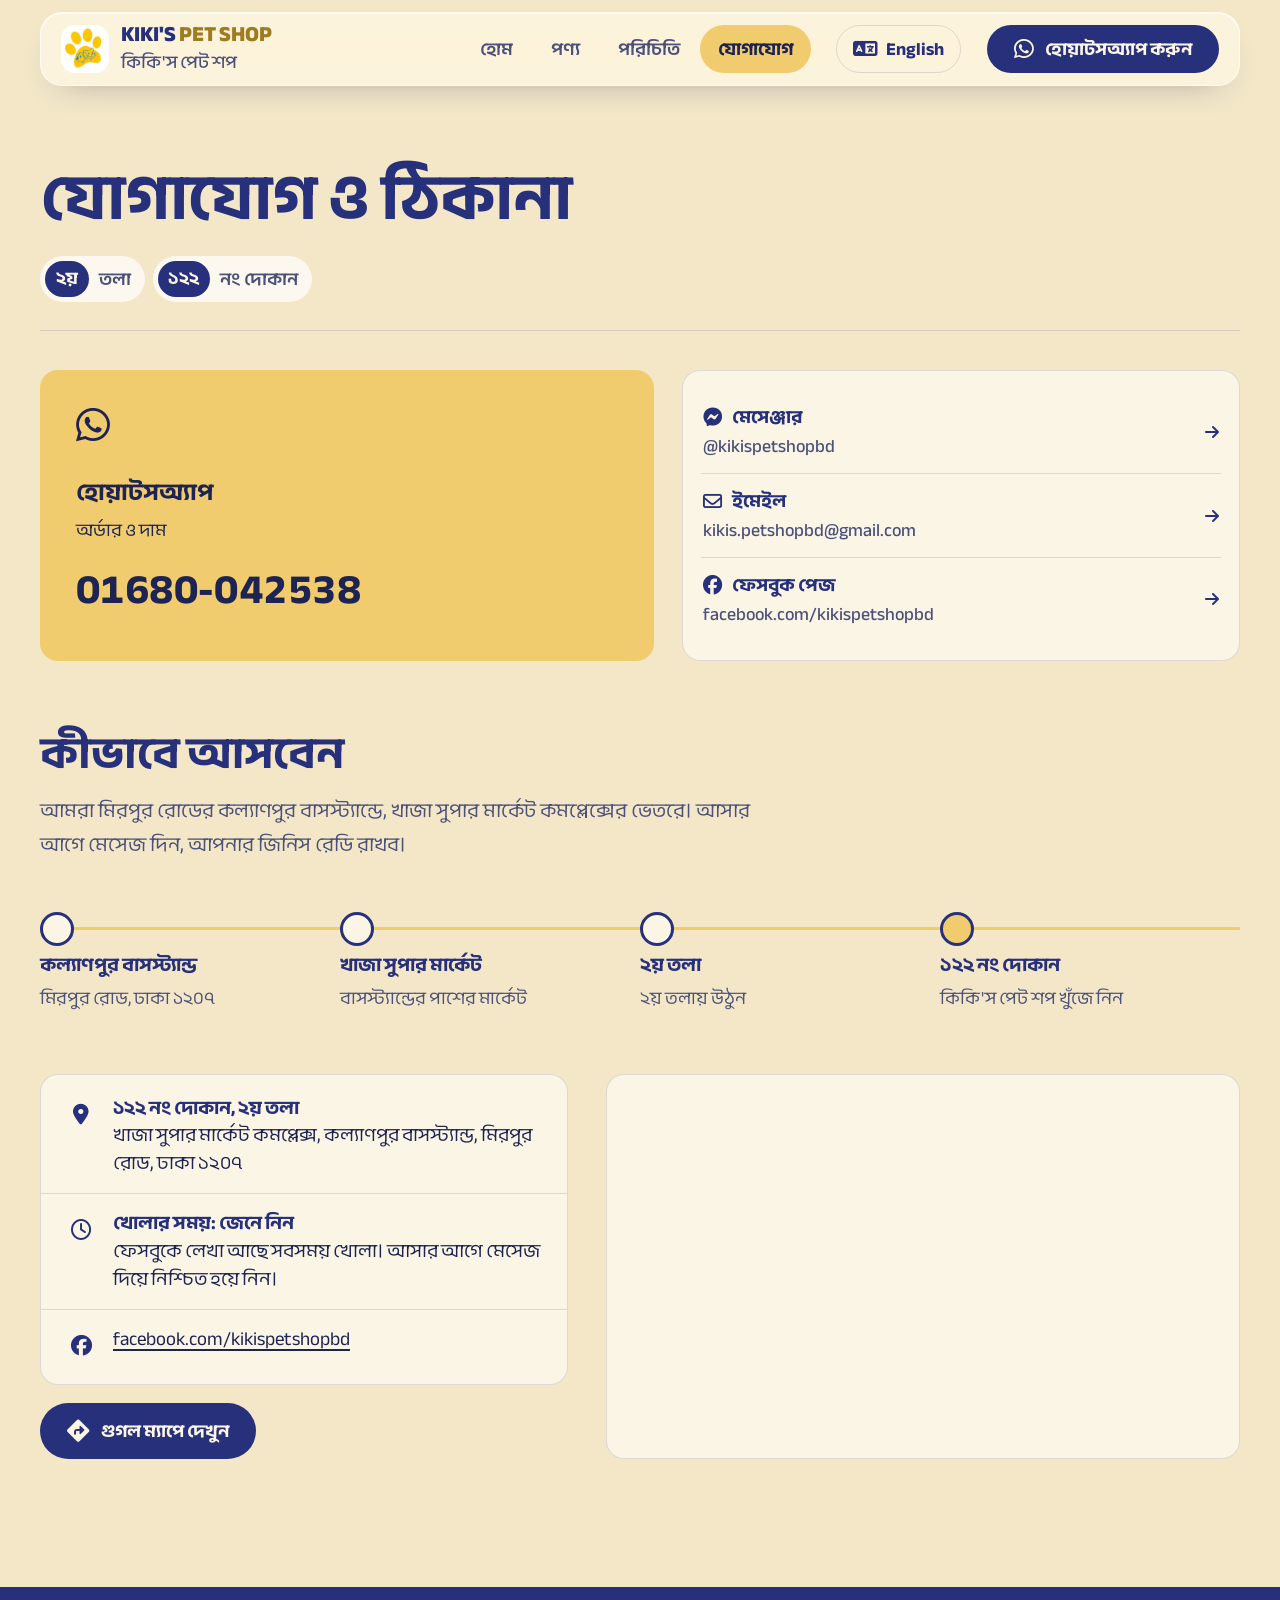
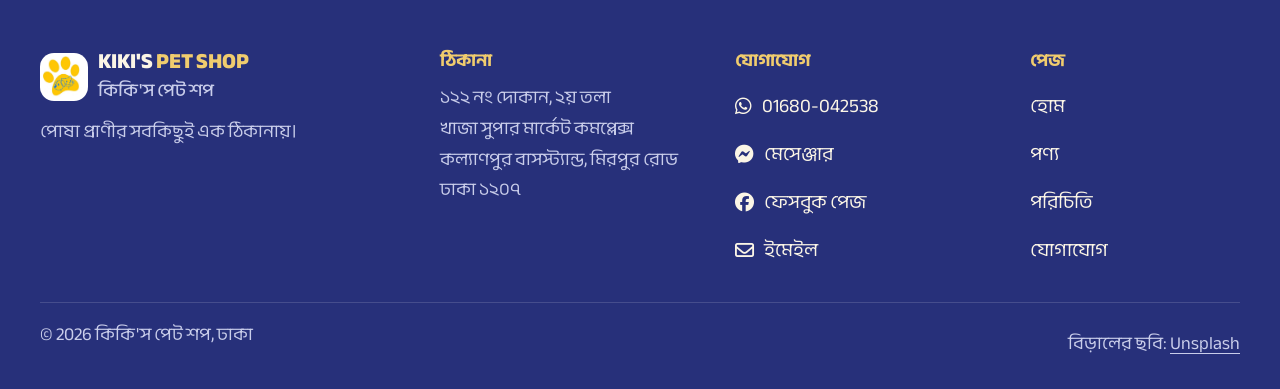
<file: site/bn/contact.html>
<!doctype html>
<html lang="bn">
<head>
  <meta charset="utf-8">
  <meta name="viewport" content="width=device-width, initial-scale=1, viewport-fit=cover">
  <title>যোগাযোগ ও ঠিকানা | কিকি'স পেট শপ</title>
  <meta name="description" content="হোয়াটসঅ্যাপ 01680-042538, মেসেঞ্জার বা ইমেইল। ১২২ নং দোকান, ২য় তলা, খাজা সুপার মার্কেট, কল্যাণপুর বাসস্ট্যান্ড, মিরপুর রোড, ঢাকা ১২০৭।">
  <meta name="theme-color" content="#f3e7c8">
  <link rel="icon" href="../assets/fb/logo-plate.jpg">
  <link rel="preconnect" href="https://fonts.googleapis.com">
  <link rel="preconnect" href="https://fonts.gstatic.com" crossorigin>
  <link rel="alternate" hreflang="en" href="https://itsmemonzu.github.io/kikis-pet-shop/contact.html">
  <link rel="alternate" hreflang="bn" href="https://itsmemonzu.github.io/kikis-pet-shop/bn/contact.html">
  <link rel="stylesheet" href="https://fonts.googleapis.com/css2?family=Anek+Bangla:wght@400..800&display=swap">
  <link rel="stylesheet" href="https://cdnjs.cloudflare.com/ajax/libs/font-awesome/6.5.2/css/all.min.css">
  <link rel="stylesheet" href="../css/kiki.css?v=10">
  <script>document.documentElement.classList.add("js")</script>
  <script type="speculationrules">{"prerender":[{"where":{"and":[{"href_matches":"/*"},{"not":{"selector_matches":".k-lang"}}]},"eagerness":"moderate"}]}</script>
</head>
<body>

<a class="k-skip" href="#main">মূল অংশে যান</a>

<header class="k-header k-glass">
  <div class="k-wrap k-header__row">
    <a class="k-brand" href="index.html" aria-label="কিকি&#x27;স পেট শপ, হোম">
      <span class="k-brand__plate" aria-hidden="true"></span>
      <span class="k-brand__name"><b>KIKI'S <span>PET SHOP</span></b><small>কিকি'স পেট শপ</small></span>
    </a>
    <nav class="k-nav" aria-label="মূল মেনু">
      <a href="index.html"><span>হোম</span></a>
      <a href="shop.html"><span>পণ্য</span></a>
      <a href="about.html"><span>পরিচিতি</span></a>
      <a href="contact.html" aria-current="page"><i class="k-here" aria-hidden="true"></i><span>যোগাযোগ</span></a>
    </nav>
    <a class="k-lang" href="../contact.html" hreflang="en" lang="en"><i class="fa-solid fa-language" aria-hidden="true"></i>English</a>
    <a class="k-btn k-btn--white" href="https://wa.me/8801680042538?text=%E0%A6%B9%E0%A7%8D%E0%A6%AF%E0%A6%BE%E0%A6%B2%E0%A7%8B%20%E0%A6%95%E0%A6%BF%E0%A6%95%E0%A6%BF%27%E0%A6%B8%20%E0%A6%AA%E0%A7%87%E0%A6%9F%20%E0%A6%B6%E0%A6%AA%21" target="_blank" rel="noopener"><i class="fa-brands fa-whatsapp" aria-hidden="true"></i><span>হোয়াটসঅ্যাপ করুন</span></a>
  </div>
</header>

<main id="main">
  <section class="k-board k-pagehead" aria-labelledby="contact-title">
    <div class="k-wrap">
      <h1 id="contact-title" class="k-h1 k-display">যোগাযোগ ও ঠিকানা</h1>
      <div class="k-plates">
        <span class="k-plate"><b class="k-num">২য়</b>তলা</span>
        <span class="k-plate"><b class="k-num">১২২</b>নং দোকান</span>
      </div>
    </div>
  </section>

  <section class="k-section" aria-label="যোগাযোগের উপায়">
    <div class="k-wrap">
      <div class="k-reach">
        <a class="k-channel k-channel--primary k-rv" href="https://wa.me/8801680042538?text=%E0%A6%B9%E0%A7%8D%E0%A6%AF%E0%A6%BE%E0%A6%B2%E0%A7%8B%20%E0%A6%95%E0%A6%BF%E0%A6%95%E0%A6%BF%27%E0%A6%B8%20%E0%A6%AA%E0%A7%87%E0%A6%9F%20%E0%A6%B6%E0%A6%AA%21" target="_blank" rel="noopener">
          <i class="fa-brands fa-whatsapp" aria-hidden="true"></i>
          <span><b>হোয়াটসঅ্যাপ</b><span>অর্ডার ও দাম</span><span class="k-num">01680-042538</span></span>
        </a>
        <ul class="k-strips k-rv" aria-label="যোগাযোগের অন্য উপায়">
          <li><a class="k-strip" href="https://m.me/kikispetshopbd" target="_blank" rel="noopener"><b><i class="fa-brands fa-facebook-messenger" aria-hidden="true"></i>মেসেঞ্জার</b><small>@kikispetshopbd</small><i class="fa-solid fa-arrow-right" aria-hidden="true"></i></a></li>
          <li><a class="k-strip" href="mailto:kikis.petshopbd@gmail.com"><b><i class="fa-regular fa-envelope" aria-hidden="true"></i>ইমেইল</b><small>kikis.petshopbd@gmail.com</small><i class="fa-solid fa-arrow-right" aria-hidden="true"></i></a></li>
          <li><a class="k-strip" href="https://www.facebook.com/kikispetshopbd/" target="_blank" rel="noopener"><b><i class="fa-brands fa-facebook" aria-hidden="true"></i>ফেসবুক পেজ</b><small>facebook.com/kikispetshopbd</small><i class="fa-solid fa-arrow-right" aria-hidden="true"></i></a></li>
        </ul>
      </div>
    </div>
  </section>

  <section class="k-section k-section--white" aria-labelledby="find-title">
    <div class="k-wrap">
      <div class="k-head">
        <div>
          <h2 id="find-title" class="k-h2 k-display">কীভাবে আসবেন</h2>
        </div>
        <p>আমরা মিরপুর রোডের কল্যাণপুর বাসস্ট্যান্ডে, খাজা সুপার মার্কেট কমপ্লেক্সের ভেতরে। আসার আগে মেসেজ দিন, আপনার জিনিস রেডি রাখব।</p>
      </div>
      <div class="k-floor k-floor--light" aria-label="চার ধাপে পথনির্দেশ">
        <div class="k-floor__rail" aria-hidden="true"></div>
        <ol>
          <li><b>কল্যাণপুর বাসস্ট্যান্ড</b><span>মিরপুর রোড, ঢাকা ১২০৭</span></li>
          <li><b>খাজা সুপার মার্কেট</b><span>বাসস্ট্যান্ডের পাশের মার্কেট</span></li>
          <li><b>২য় তলা</b><span>২য় তলায় উঠুন</span></li>
          <li><b>১২২ নং দোকান</b><span>কিকি'স পেট শপ খুঁজে নিন</span></li>
        </ol>
      </div>
      <div class="k-visit k-visit--spaced">
        <div class="k-addr">
          <dl >
            <div><dt><i class="fa-solid fa-location-dot" aria-hidden="true"></i><span class="k-sr">ঠিকানা</span></dt><dd><b>১২২ নং দোকান, ২য় তলা</b>খাজা সুপার মার্কেট কমপ্লেক্স, কল্যাণপুর বাসস্ট্যান্ড, মিরপুর রোড, ঢাকা ১২০৭</dd></div>
            <div><dt><i class="fa-regular fa-clock" aria-hidden="true"></i><span class="k-sr">সময়</span></dt><dd><b>খোলার সময়: জেনে নিন</b>ফেসবুকে লেখা আছে সবসময় খোলা। আসার আগে মেসেজ দিয়ে নিশ্চিত হয়ে নিন।</dd></div>
            <div><dt><i class="fa-brands fa-facebook" aria-hidden="true"></i><span class="k-sr">ফেসবুক</span></dt><dd><a href="https://www.facebook.com/kikispetshopbd/" target="_blank" rel="noopener">facebook.com/kikispetshopbd</a></dd></div>
          </dl>
          <div><a class="k-btn k-btn--dark" href="https://maps.google.com/?cid=12704867845228674455" target="_blank" rel="noopener"><i class="fa-solid fa-diamond-turn-right" aria-hidden="true"></i>গুগল ম্যাপে দেখুন</a></div>
        </div>
        <div class="k-map k-rv-img">
          <iframe title="মানচিত্র: খাজা সুপার মার্কেট, কল্যাণপুর, ঢাকা" src="https://maps.google.com/maps?cid=12704867845228674455&amp;z=17&amp;output=embed" loading="lazy" referrerpolicy="no-referrer-when-downgrade"></iframe>
        </div>
      </div>
    </div>
  </section>
</main>

<footer class="k-footer">
  <div class="k-wrap">
    <div class="k-footer__grid">
      <div>
        <a class="k-brand" href="index.html"><span class="k-brand__plate" aria-hidden="true"></span><span class="k-brand__name"><b>KIKI'S <span>PET SHOP</span></b><small>কিকি'স পেট শপ</small></span></a>
        <p>পোষা প্রাণীর সবকিছুই এক ঠিকানায়।</p>
      </div>
      <div>
        <h2>ঠিকানা</h2>
        <p>১২২ নং দোকান, ২য় তলা<br>খাজা সুপার মার্কেট কমপ্লেক্স<br>কল্যাণপুর বাসস্ট্যান্ড, মিরপুর রোড<br>ঢাকা ১২০৭</p>
      </div>
      <div>
        <h2>যোগাযোগ</h2>
        <ul>
          <li><a href="https://wa.me/8801680042538" target="_blank" rel="noopener"><i class="fa-brands fa-whatsapp" aria-hidden="true"></i>01680-042538</a></li>
          <li><a href="https://m.me/kikispetshopbd" target="_blank" rel="noopener"><i class="fa-brands fa-facebook-messenger" aria-hidden="true"></i>মেসেঞ্জার</a></li>
          <li><a href="https://www.facebook.com/kikispetshopbd/" target="_blank" rel="noopener"><i class="fa-brands fa-facebook" aria-hidden="true"></i>ফেসবুক পেজ</a></li>
          <li><a href="mailto:kikis.petshopbd@gmail.com"><i class="fa-regular fa-envelope" aria-hidden="true"></i>ইমেইল</a></li>
        </ul>
      </div>
      <div>
        <h2>পেজ</h2>
        <ul>
          <li><a href="index.html">হোম</a></li>
          <li><a href="shop.html">পণ্য</a></li>
          <li><a href="about.html">পরিচিতি</a></li>
          <li><a href="contact.html">যোগাযোগ</a></li>
        </ul>
      </div>
    </div>
    <div class="k-footer__base">
      <span>© <span data-year>2026</span> কিকি'স পেট শপ, ঢাকা</span>
      <span>বিড়ালের ছবি: <a href="https://unsplash.com" target="_blank" rel="noopener">Unsplash</a></span>
    </div>
  </div>
</footer>

<nav class="k-tabbar k-glass" aria-label="দ্রুত মেনু">
  <a href="index.html"><i class="fa-solid fa-house" aria-hidden="true"></i><span>হোম</span></a>
  <a href="shop.html"><i class="fa-solid fa-bag-shopping" aria-hidden="true"></i><span>পণ্য</span></a>
  <a class="k-tabbar__wa" href="https://wa.me/8801680042538?text=%E0%A6%B9%E0%A7%8D%E0%A6%AF%E0%A6%BE%E0%A6%B2%E0%A7%8B%20%E0%A6%95%E0%A6%BF%E0%A6%95%E0%A6%BF%27%E0%A6%B8%20%E0%A6%AA%E0%A7%87%E0%A6%9F%20%E0%A6%B6%E0%A6%AA%21%20%E0%A6%86%E0%A6%AE%E0%A6%BF%20%E0%A6%85%E0%A6%B0%E0%A7%8D%E0%A6%A1%E0%A6%BE%E0%A6%B0%20%E0%A6%95%E0%A6%B0%E0%A6%A4%E0%A7%87%20%E0%A6%9A%E0%A6%BE%E0%A6%87%3A%20" target="_blank" rel="noopener"><i class="fa-brands fa-whatsapp" aria-hidden="true"></i><span>অর্ডার</span></a>
  <a href="about.html"><i class="fa-solid fa-store" aria-hidden="true"></i><span>পরিচিতি</span></a>
  <a href="contact.html" aria-current="page"><i class="fa-solid fa-location-dot" aria-hidden="true"></i><span>যোগাযোগ</span></a>
</nav>

<script src="../js/kiki.js?v=10" defer></script>
</body>
</html>
</file>
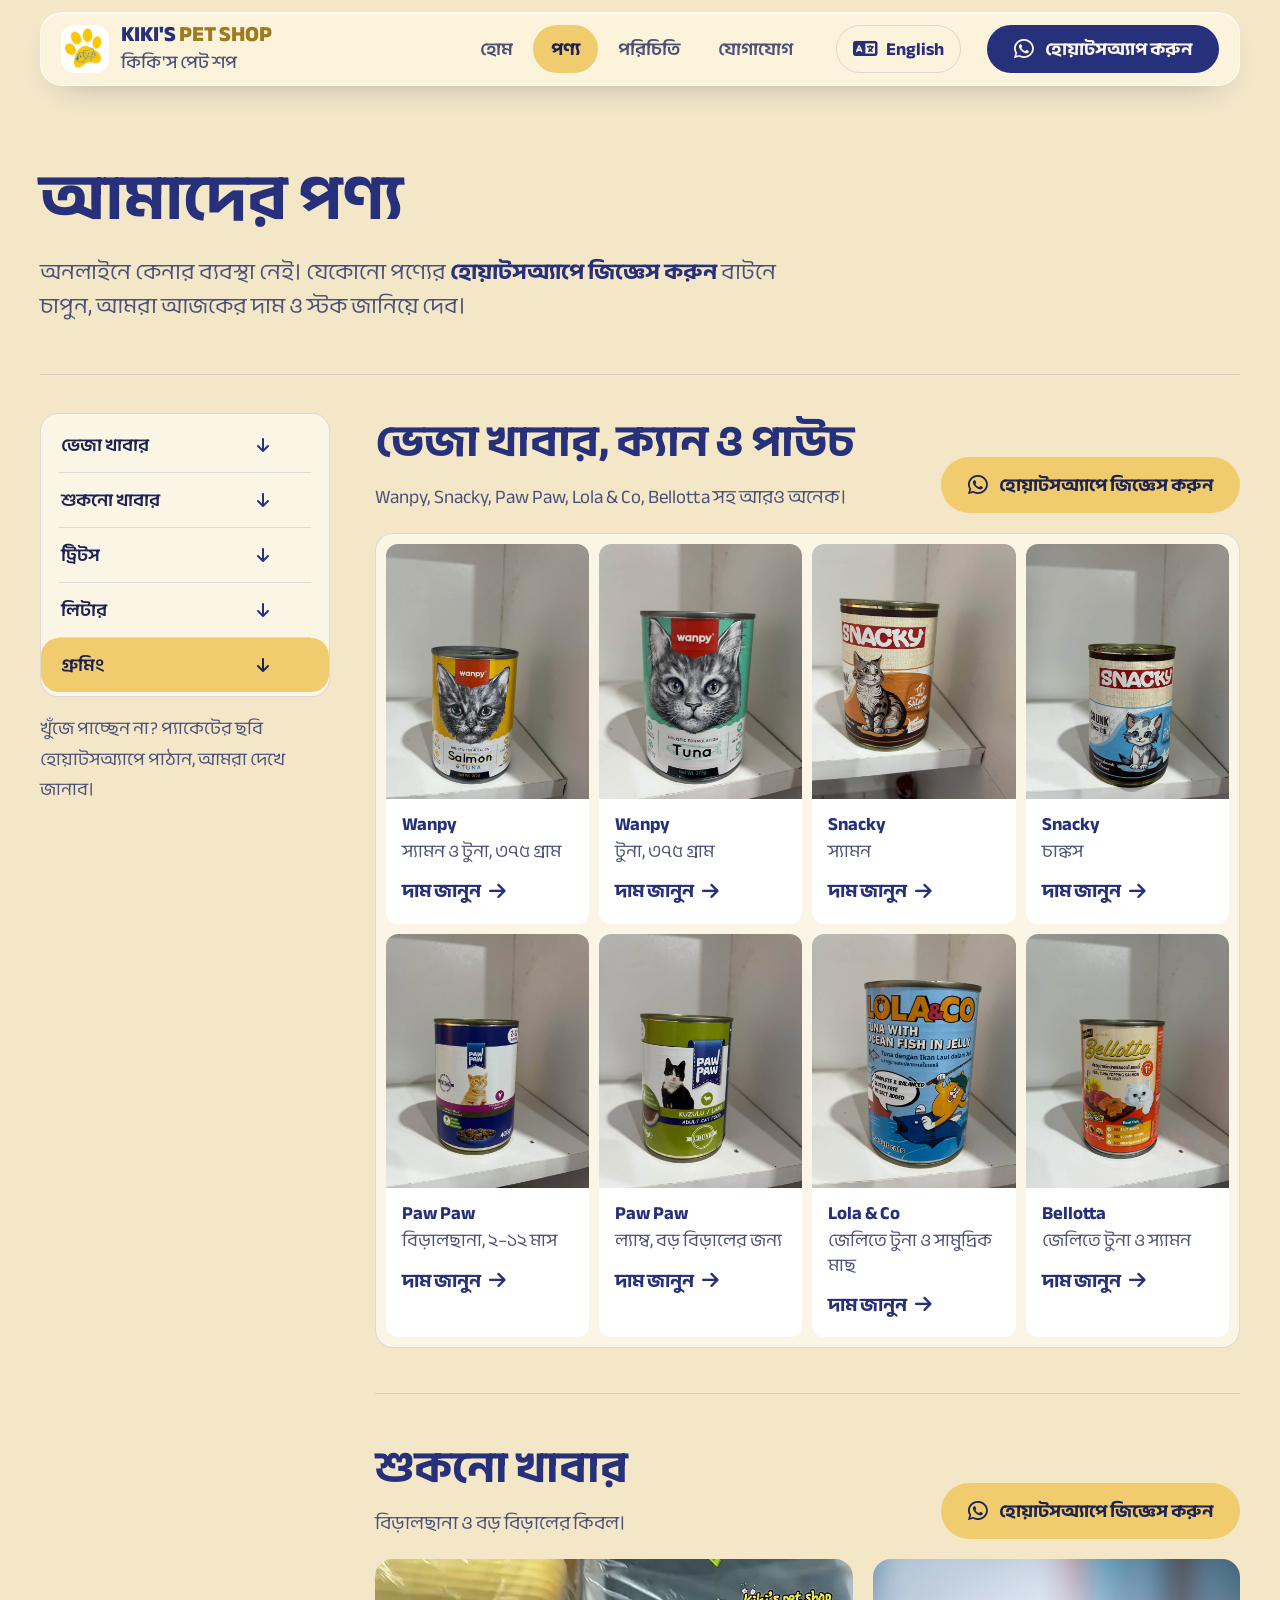
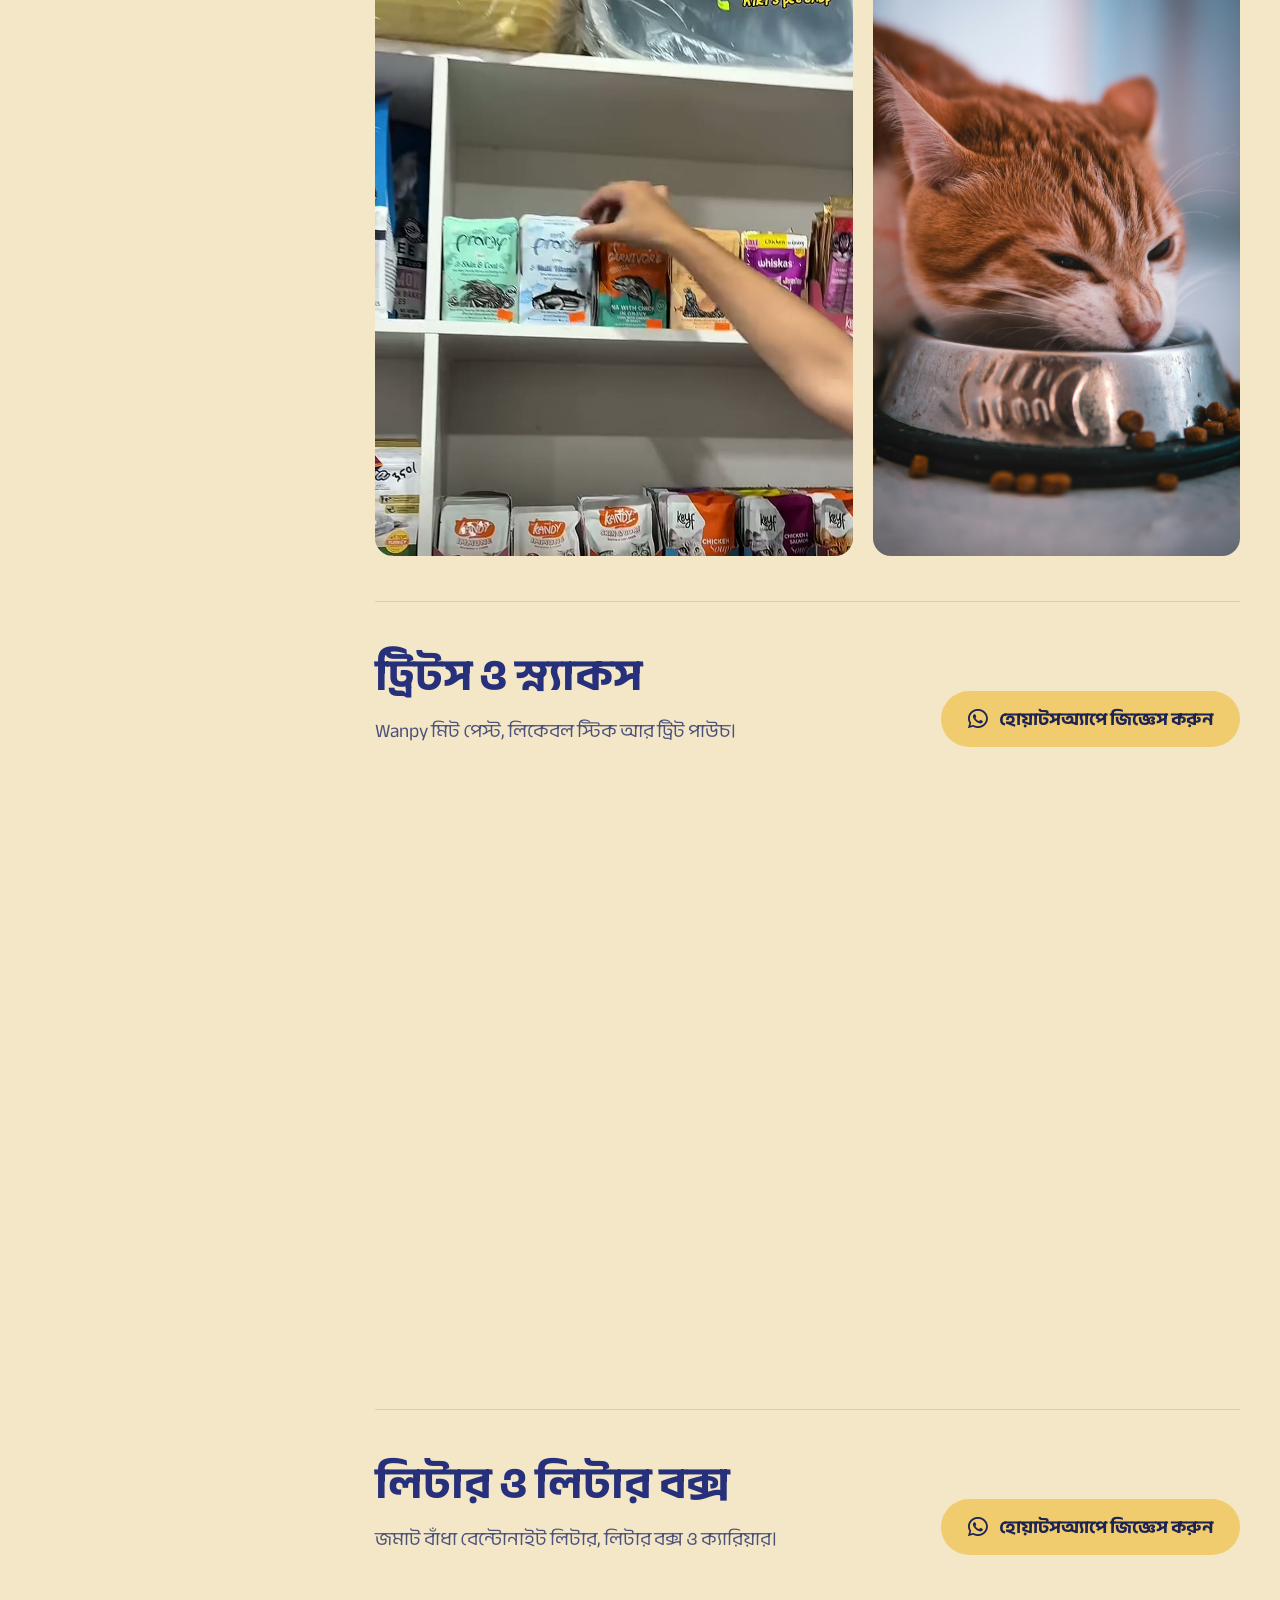
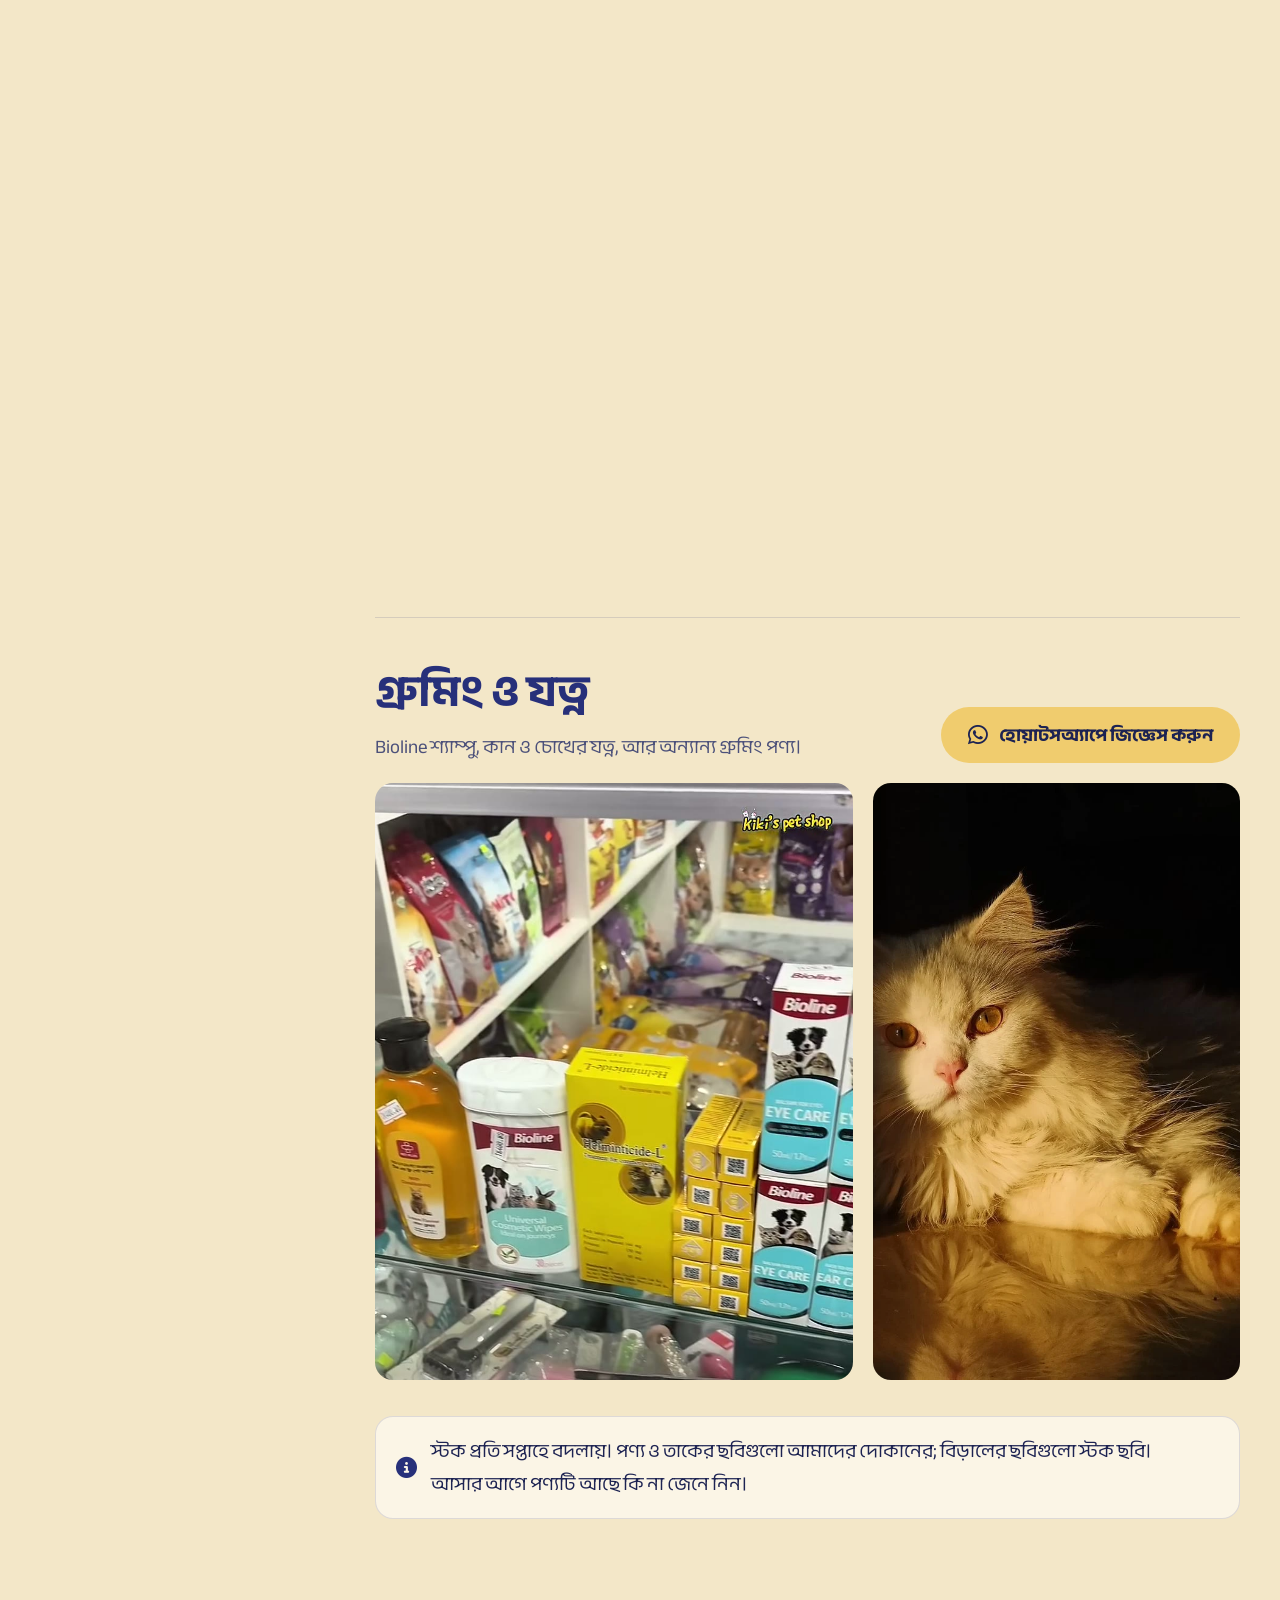
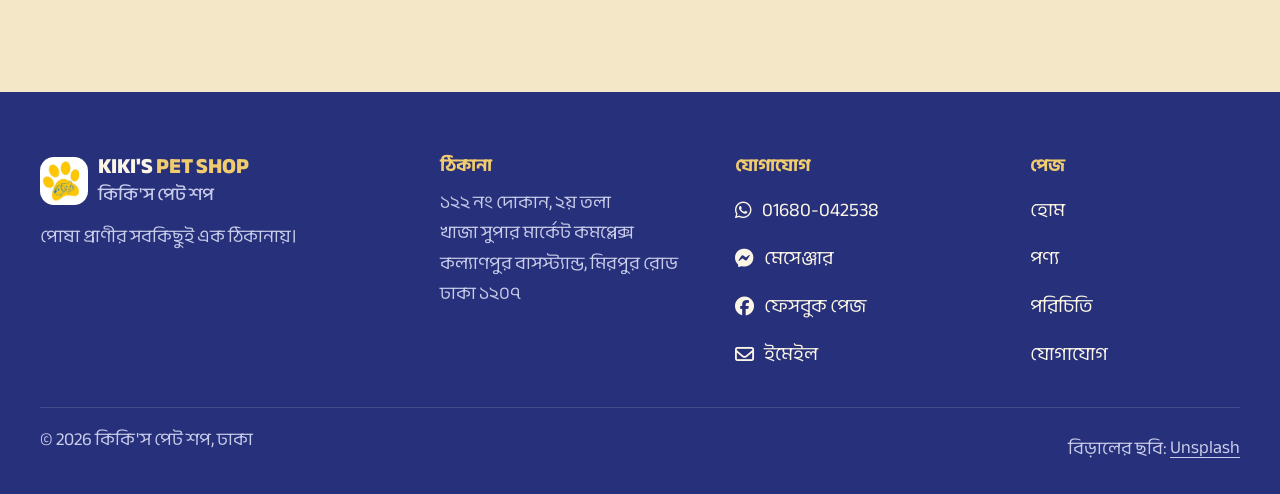
<file: site/bn/shop.html>
<!doctype html>
<html lang="bn">
<head>
  <meta charset="utf-8">
  <meta name="viewport" content="width=device-width, initial-scale=1, viewport-fit=cover">
  <title>পণ্য | কিকি'স পেট শপ, কল্যাণপুর</title>
  <meta name="description" content="কল্যাণপুরের কিকি&#x27;স পেট শপে বিড়ালের ভেজা ও শুকনো খাবার, ট্রিটস, লিটার ও গ্রুমিং পণ্য। দাম ও স্টক জানতে হোয়াটসঅ্যাপ করুন 01680-042538।">
  <meta name="theme-color" content="#f3e7c8">
  <link rel="icon" href="../assets/fb/logo-plate.jpg">
  <link rel="preconnect" href="https://fonts.googleapis.com">
  <link rel="preconnect" href="https://fonts.gstatic.com" crossorigin>
  <link rel="alternate" hreflang="en" href="https://itsmemonzu.github.io/kikis-pet-shop/shop.html">
  <link rel="alternate" hreflang="bn" href="https://itsmemonzu.github.io/kikis-pet-shop/bn/shop.html">
  <link rel="stylesheet" href="https://fonts.googleapis.com/css2?family=Anek+Bangla:wght@400..800&display=swap">
  <link rel="stylesheet" href="https://cdnjs.cloudflare.com/ajax/libs/font-awesome/6.5.2/css/all.min.css">
  <link rel="stylesheet" href="../css/kiki.css?v=10">
  <script>document.documentElement.classList.add("js")</script>
  <script type="speculationrules">{"prerender":[{"where":{"and":[{"href_matches":"/*"},{"not":{"selector_matches":".k-lang"}}]},"eagerness":"moderate"}]}</script>
</head>
<body>

<a class="k-skip" href="#main">মূল অংশে যান</a>

<header class="k-header k-glass">
  <div class="k-wrap k-header__row">
    <a class="k-brand" href="index.html" aria-label="কিকি&#x27;স পেট শপ, হোম">
      <span class="k-brand__plate" aria-hidden="true"></span>
      <span class="k-brand__name"><b>KIKI'S <span>PET SHOP</span></b><small>কিকি'স পেট শপ</small></span>
    </a>
    <nav class="k-nav" aria-label="মূল মেনু">
      <a href="index.html"><span>হোম</span></a>
      <a href="shop.html" aria-current="page"><i class="k-here" aria-hidden="true"></i><span>পণ্য</span></a>
      <a href="about.html"><span>পরিচিতি</span></a>
      <a href="contact.html"><span>যোগাযোগ</span></a>
    </nav>
    <a class="k-lang" href="../shop.html" hreflang="en" lang="en"><i class="fa-solid fa-language" aria-hidden="true"></i>English</a>
    <a class="k-btn k-btn--white" href="https://wa.me/8801680042538?text=%E0%A6%B9%E0%A7%8D%E0%A6%AF%E0%A6%BE%E0%A6%B2%E0%A7%8B%20%E0%A6%95%E0%A6%BF%E0%A6%95%E0%A6%BF%27%E0%A6%B8%20%E0%A6%AA%E0%A7%87%E0%A6%9F%20%E0%A6%B6%E0%A6%AA%21" target="_blank" rel="noopener"><i class="fa-brands fa-whatsapp" aria-hidden="true"></i><span>হোয়াটসঅ্যাপ করুন</span></a>
  </div>
</header>

<main id="main">
  <section class="k-board k-pagehead" aria-labelledby="shop-title">
    <div class="k-wrap">
      <h1 id="shop-title" class="k-h1 k-display">আমাদের পণ্য</h1>
      <p class="k-lead">অনলাইনে কেনার ব্যবস্থা নেই। যেকোনো পণ্যের <strong>হোয়াটসঅ্যাপে জিজ্ঞেস করুন</strong> বাটনে চাপুন, আমরা আজকের দাম ও স্টক জানিয়ে দেব।</p>
    </div>
  </section>

  <section class="k-section" aria-label="ক্যাটাগরি">
    <div class="k-wrap k-dir">
      <aside class="k-dir__nav" aria-label="পণ্যের ভাগ">
        <ul class="k-strips">
          <li><a class="k-strip" href="#wet-food">ভেজা খাবার<i class="fa-solid fa-arrow-down" aria-hidden="true"></i></a></li>
          <li><a class="k-strip" href="#dry-food">শুকনো খাবার<i class="fa-solid fa-arrow-down" aria-hidden="true"></i></a></li>
          <li><a class="k-strip" href="#treats">ট্রিটস<i class="fa-solid fa-arrow-down" aria-hidden="true"></i></a></li>
          <li><a class="k-strip" href="#litter">লিটার<i class="fa-solid fa-arrow-down" aria-hidden="true"></i></a></li>
          <li><a class="k-strip" href="#grooming">গ্রুমিং<i class="fa-solid fa-arrow-down" aria-hidden="true"></i></a></li>
        </ul>
        <p>খুঁজে পাচ্ছেন না? প্যাকেটের ছবি হোয়াটসঅ্যাপে পাঠান, আমরা দেখে জানাব।</p>
      </aside>

      <div>
        <section id="wet-food" class="k-cat" aria-labelledby="wet-title">
          <div class="k-cat__head">
            <div>
              <h2 id="wet-title" class="k-h2 k-display">ভেজা খাবার, ক্যান ও পাউচ</h2>
              <p>Wanpy, Snacky, Paw Paw, Lola &amp; Co, Bellotta সহ আরও অনেক।</p>
            </div>
            <a class="k-btn" href="https://wa.me/8801680042538?text=%E0%A6%B9%E0%A7%8D%E0%A6%AF%E0%A6%BE%E0%A6%B2%E0%A7%8B%21%20%E0%A6%86%E0%A6%9C%20%E0%A6%95%E0%A7%8B%E0%A6%A8%20%E0%A6%95%E0%A7%8B%E0%A6%A8%20%E0%A6%AD%E0%A7%87%E0%A6%9C%E0%A6%BE%20%E0%A6%96%E0%A6%BE%E0%A6%AC%E0%A6%BE%E0%A6%B0%20%E0%A6%86%E0%A6%9B%E0%A7%87%3F" target="_blank" rel="noopener"><i class="fa-brands fa-whatsapp" aria-hidden="true"></i>হোয়াটসঅ্যাপে জিজ্ঞেস করুন</a>
          </div>
          <ul class="k-shelf">
            <li class="k-item k-rv"><div class="k-item__img"><img src="../assets/fb/product-2.jpg" alt="Wanpy স্যামন ও টুনা ক্যান" loading="lazy" width="1536" height="2048"></div><div class="k-item__tag"><b>Wanpy</b><span>স্যামন ও টুনা, ৩৭৫ গ্রাম</span><a href="https://wa.me/8801680042538?text=%E0%A6%B9%E0%A7%8D%E0%A6%AF%E0%A6%BE%E0%A6%B2%E0%A7%8B%21%20Wanpy%20%E0%A6%B8%E0%A7%8D%E0%A6%AF%E0%A6%BE%E0%A6%AE%E0%A6%A8%20%E0%A6%93%20%E0%A6%9F%E0%A7%81%E0%A6%A8%E0%A6%BE%20%E0%A6%95%E0%A7%8D%E0%A6%AF%E0%A6%BE%E0%A6%A8%E0%A7%87%E0%A6%B0%20%E0%A6%A6%E0%A6%BE%E0%A6%AE%20%E0%A6%95%E0%A6%A4%3F" target="_blank" rel="noopener">দাম জানুন <i class="fa-solid fa-arrow-right" aria-hidden="true"></i></a></div></li>
            <li class="k-item k-rv"><div class="k-item__img"><img src="../assets/fb/product-6.jpg" alt="Wanpy টুনা ক্যান" loading="lazy" width="1536" height="2048"></div><div class="k-item__tag"><b>Wanpy</b><span>টুনা, ৩৭৫ গ্রাম</span><a href="https://wa.me/8801680042538?text=%E0%A6%B9%E0%A7%8D%E0%A6%AF%E0%A6%BE%E0%A6%B2%E0%A7%8B%21%20Wanpy%20%E0%A6%9F%E0%A7%81%E0%A6%A8%E0%A6%BE%20%E0%A6%95%E0%A7%8D%E0%A6%AF%E0%A6%BE%E0%A6%A8%E0%A7%87%E0%A6%B0%20%E0%A6%A6%E0%A6%BE%E0%A6%AE%20%E0%A6%95%E0%A6%A4%3F" target="_blank" rel="noopener">দাম জানুন <i class="fa-solid fa-arrow-right" aria-hidden="true"></i></a></div></li>
            <li class="k-item k-rv"><div class="k-item__img"><img src="../assets/fb/product-1.jpg" alt="Snacky স্যামন ক্যান" loading="lazy" width="1536" height="2048"></div><div class="k-item__tag"><b>Snacky</b><span>স্যামন</span><a href="https://wa.me/8801680042538?text=%E0%A6%B9%E0%A7%8D%E0%A6%AF%E0%A6%BE%E0%A6%B2%E0%A7%8B%21%20Snacky%20%E0%A6%B8%E0%A7%8D%E0%A6%AF%E0%A6%BE%E0%A6%AE%E0%A6%A8%20%E0%A6%95%E0%A7%8D%E0%A6%AF%E0%A6%BE%E0%A6%A8%E0%A7%87%E0%A6%B0%20%E0%A6%A6%E0%A6%BE%E0%A6%AE%20%E0%A6%95%E0%A6%A4%3F" target="_blank" rel="noopener">দাম জানুন <i class="fa-solid fa-arrow-right" aria-hidden="true"></i></a></div></li>
            <li class="k-item k-rv"><div class="k-item__img"><img src="../assets/fb/product-7.jpg" alt="Snacky চাঙ্ক ক্যান" loading="lazy" width="1536" height="2048"></div><div class="k-item__tag"><b>Snacky</b><span>চাঙ্কস</span><a href="https://wa.me/8801680042538?text=%E0%A6%B9%E0%A7%8D%E0%A6%AF%E0%A6%BE%E0%A6%B2%E0%A7%8B%21%20Snacky%20%E0%A6%9A%E0%A6%BE%E0%A6%99%E0%A7%8D%E0%A6%95%20%E0%A6%95%E0%A7%8D%E0%A6%AF%E0%A6%BE%E0%A6%A8%E0%A7%87%E0%A6%B0%20%E0%A6%A6%E0%A6%BE%E0%A6%AE%20%E0%A6%95%E0%A6%A4%3F" target="_blank" rel="noopener">দাম জানুন <i class="fa-solid fa-arrow-right" aria-hidden="true"></i></a></div></li>
            <li class="k-item k-rv"><div class="k-item__img"><img src="../assets/fb/product-3.jpg" alt="Paw Paw বিড়ালছানার ক্যান, ৪০০ গ্রাম" loading="lazy" width="1536" height="2048"></div><div class="k-item__tag"><b>Paw Paw</b><span>বিড়ালছানা, ২–১২ মাস</span><a href="https://wa.me/8801680042538?text=%E0%A6%B9%E0%A7%8D%E0%A6%AF%E0%A6%BE%E0%A6%B2%E0%A7%8B%21%20Paw%20Paw%20%E0%A6%AC%E0%A6%BF%E0%A6%A1%E0%A6%BC%E0%A6%BE%E0%A6%B2%E0%A6%9B%E0%A6%BE%E0%A6%A8%E0%A6%BE%E0%A6%B0%20%E0%A6%95%E0%A7%8D%E0%A6%AF%E0%A6%BE%E0%A6%A8%E0%A7%87%E0%A6%B0%20%E0%A6%A6%E0%A6%BE%E0%A6%AE%20%E0%A6%95%E0%A6%A4%3F" target="_blank" rel="noopener">দাম জানুন <i class="fa-solid fa-arrow-right" aria-hidden="true"></i></a></div></li>
            <li class="k-item k-rv"><div class="k-item__img"><img src="../assets/fb/product-4.jpg" alt="Paw Paw ল্যাম্ব ক্যান, বড় বিড়ালের জন্য" loading="lazy" width="1536" height="2048"></div><div class="k-item__tag"><b>Paw Paw</b><span>ল্যাম্ব, বড় বিড়ালের জন্য</span><a href="https://wa.me/8801680042538?text=%E0%A6%B9%E0%A7%8D%E0%A6%AF%E0%A6%BE%E0%A6%B2%E0%A7%8B%21%20Paw%20Paw%20%E0%A6%B2%E0%A7%8D%E0%A6%AF%E0%A6%BE%E0%A6%AE%E0%A7%8D%E0%A6%AC%20%E0%A6%95%E0%A7%8D%E0%A6%AF%E0%A6%BE%E0%A6%A8%E0%A7%87%E0%A6%B0%20%E0%A6%A6%E0%A6%BE%E0%A6%AE%20%E0%A6%95%E0%A6%A4%3F" target="_blank" rel="noopener">দাম জানুন <i class="fa-solid fa-arrow-right" aria-hidden="true"></i></a></div></li>
            <li class="k-item k-rv"><div class="k-item__img"><img src="../assets/fb/product-5.jpg" alt="Lola &amp; Co জেলিতে টুনা ও সামুদ্রিক মাছের ক্যান" loading="lazy" width="1536" height="2048"></div><div class="k-item__tag"><b>Lola &amp; Co</b><span>জেলিতে টুনা ও সামুদ্রিক মাছ</span><a href="https://wa.me/8801680042538?text=%E0%A6%B9%E0%A7%8D%E0%A6%AF%E0%A6%BE%E0%A6%B2%E0%A7%8B%21%20Lola%20%26%20Co%20%E0%A6%95%E0%A7%8D%E0%A6%AF%E0%A6%BE%E0%A6%A8%E0%A7%87%E0%A6%B0%20%E0%A6%A6%E0%A6%BE%E0%A6%AE%20%E0%A6%95%E0%A6%A4%3F" target="_blank" rel="noopener">দাম জানুন <i class="fa-solid fa-arrow-right" aria-hidden="true"></i></a></div></li>
            <li class="k-item k-rv"><div class="k-item__img"><img src="../assets/fb/product-8.jpg" alt="Bellotta জেলিতে টুনা ও স্যামন ক্যান" loading="lazy" width="1536" height="2048"></div><div class="k-item__tag"><b>Bellotta</b><span>জেলিতে টুনা ও স্যামন</span><a href="https://wa.me/8801680042538?text=%E0%A6%B9%E0%A7%8D%E0%A6%AF%E0%A6%BE%E0%A6%B2%E0%A7%8B%21%20Bellotta%20%E0%A6%95%E0%A7%8D%E0%A6%AF%E0%A6%BE%E0%A6%A8%E0%A7%87%E0%A6%B0%20%E0%A6%A6%E0%A6%BE%E0%A6%AE%20%E0%A6%95%E0%A6%A4%3F" target="_blank" rel="noopener">দাম জানুন <i class="fa-solid fa-arrow-right" aria-hidden="true"></i></a></div></li>
          </ul>
        </section>

        <section id="dry-food" class="k-cat" aria-labelledby="dry-title">
          <div class="k-cat__head">
            <div>
              <h2 id="dry-title" class="k-h2 k-display">শুকনো খাবার</h2>
              <p>বিড়ালছানা ও বড় বিড়ালের কিবল।</p>
            </div>
            <a class="k-btn" href="https://wa.me/8801680042538?text=%E0%A6%B9%E0%A7%8D%E0%A6%AF%E0%A6%BE%E0%A6%B2%E0%A7%8B%21%20%E0%A6%95%E0%A7%8B%E0%A6%A8%20%E0%A6%95%E0%A7%8B%E0%A6%A8%20%E0%A6%B6%E0%A7%81%E0%A6%95%E0%A6%A8%E0%A7%8B%20%E0%A6%96%E0%A6%BE%E0%A6%AC%E0%A6%BE%E0%A6%B0%20%E0%A6%86%E0%A6%9B%E0%A7%87%3F" target="_blank" rel="noopener"><i class="fa-brands fa-whatsapp" aria-hidden="true"></i>হোয়াটসঅ্যাপে জিজ্ঞেস করুন</a>
          </div>
          <div class="k-media2">
            <img class="k-rv-img" src="../assets/shop/dry-food.jpg" alt="কিকি&#x27;স পেট শপের তাকে শুকনো খাবারের প্যাকেট" loading="lazy">
            <img class="k-rv-img" src="../assets/cats/cat-eating-bowl.jpg" alt="স্টিলের বাটি থেকে কিবল খাচ্ছে একটি কমলা বিড়াল" loading="lazy">
          </div>
        </section>

        <section id="treats" class="k-cat" aria-labelledby="treats-title">
          <div class="k-cat__head">
            <div>
              <h2 id="treats-title" class="k-h2 k-display">ট্রিটস ও স্ন্যাকস</h2>
              <p>Wanpy মিট পেস্ট, লিকেবল স্টিক আর ট্রিট পাউচ।</p>
            </div>
            <a class="k-btn" href="https://wa.me/8801680042538?text=%E0%A6%B9%E0%A7%8D%E0%A6%AF%E0%A6%BE%E0%A6%B2%E0%A7%8B%21%20%E0%A6%AC%E0%A6%BF%E0%A6%A1%E0%A6%BC%E0%A6%BE%E0%A6%B2%E0%A7%87%E0%A6%B0%20%E0%A6%95%E0%A7%80%20%E0%A6%95%E0%A7%80%20%E0%A6%9F%E0%A7%8D%E0%A6%B0%E0%A6%BF%E0%A6%9F%E0%A6%B8%20%E0%A6%86%E0%A6%9B%E0%A7%87%3F" target="_blank" rel="noopener"><i class="fa-brands fa-whatsapp" aria-hidden="true"></i>হোয়াটসঅ্যাপে জিজ্ঞেস করুন</a>
          </div>
          <div class="k-media2">
            <img class="k-rv-img" src="../assets/shop/treats.jpg" alt="তাকে Wanpy মিট পেস্ট ট্রিটস" loading="lazy">
            <img class="k-rv-img" src="../assets/cats/cat-treat.jpg" alt="হাত থেকে ট্রিট খাচ্ছে একটি সাদা বিড়াল" loading="lazy">
          </div>
        </section>

        <section id="litter" class="k-cat" aria-labelledby="litter-title">
          <div class="k-cat__head">
            <div>
              <h2 id="litter-title" class="k-h2 k-display">লিটার ও লিটার বক্স</h2>
              <p>জমাট বাঁধা বেন্টোনাইট লিটার, লিটার বক্স ও ক্যারিয়ার।</p>
            </div>
            <a class="k-btn" href="https://wa.me/8801680042538?text=%E0%A6%B9%E0%A7%8D%E0%A6%AF%E0%A6%BE%E0%A6%B2%E0%A7%8B%21%20%E0%A6%95%E0%A7%8D%E0%A6%AF%E0%A6%BE%E0%A6%9F%20%E0%A6%B2%E0%A6%BF%E0%A6%9F%E0%A6%BE%E0%A6%B0%20%E0%A6%B2%E0%A6%BE%E0%A6%97%E0%A6%AC%E0%A7%87%E0%A5%A4%20%E0%A6%95%E0%A7%80%20%E0%A6%95%E0%A7%80%20%E0%A6%86%E0%A6%9B%E0%A7%87%3F" target="_blank" rel="noopener"><i class="fa-brands fa-whatsapp" aria-hidden="true"></i>হোয়াটসঅ্যাপে জিজ্ঞেস করুন</a>
          </div>
          <div class="k-media2">
            <img class="k-rv-img" src="../assets/shop/litter.jpg" alt="দোকানে বেন্টোনাইট লিটারের প্যাকেট" loading="lazy">
            <img class="k-rv-img" src="../assets/shop/litter-boxes.jpg" alt="ওপরের তাকে লিটার বক্স ও ক্যারিয়ার" loading="lazy">
          </div>
        </section>

        <section id="grooming" class="k-cat" aria-labelledby="groom-title">
          <div class="k-cat__head">
            <div>
              <h2 id="groom-title" class="k-h2 k-display">গ্রুমিং ও যত্ন</h2>
              <p>Bioline শ্যাম্পু, কান ও চোখের যত্ন, আর অন্যান্য গ্রুমিং পণ্য।</p>
            </div>
            <a class="k-btn" href="https://wa.me/8801680042538?text=%E0%A6%B9%E0%A7%8D%E0%A6%AF%E0%A6%BE%E0%A6%B2%E0%A7%8B%21%20%E0%A6%97%E0%A7%8D%E0%A6%B0%E0%A7%81%E0%A6%AE%E0%A6%BF%E0%A6%82%E0%A6%AF%E0%A6%BC%E0%A7%87%E0%A6%B0%20%E0%A6%95%E0%A7%80%20%E0%A6%95%E0%A7%80%20%E0%A6%9C%E0%A6%BF%E0%A6%A8%E0%A6%BF%E0%A6%B8%20%E0%A6%86%E0%A6%9B%E0%A7%87%3F" target="_blank" rel="noopener"><i class="fa-brands fa-whatsapp" aria-hidden="true"></i>হোয়াটসঅ্যাপে জিজ্ঞেস করুন</a>
          </div>
          <div class="k-media2">
            <img class="k-rv-img" src="../assets/shop/grooming.jpg" alt="দোকানের কাচের আলমারিতে Bioline গ্রুমিং পণ্য" loading="lazy">
            <img class="k-rv-img" src="../assets/cats/persian-glow.webp" alt="নরম আলোয় বসে থাকা লম্বা লোমের একটি বিড়াল" loading="lazy">
          </div>
          <div class="k-note k-note--after"><i class="fa-solid fa-circle-info" aria-hidden="true"></i><p>স্টক প্রতি সপ্তাহে বদলায়। পণ্য ও তাকের ছবিগুলো আমাদের দোকানের; বিড়ালের ছবিগুলো স্টক ছবি। আসার আগে পণ্যটি আছে কি না জেনে নিন।</p></div>
        </section>

      </div>
    </div>
  </section>
</main>

<footer class="k-footer">
  <div class="k-wrap">
    <div class="k-footer__grid">
      <div>
        <a class="k-brand" href="index.html"><span class="k-brand__plate" aria-hidden="true"></span><span class="k-brand__name"><b>KIKI'S <span>PET SHOP</span></b><small>কিকি'স পেট শপ</small></span></a>
        <p>পোষা প্রাণীর সবকিছুই এক ঠিকানায়।</p>
      </div>
      <div>
        <h2>ঠিকানা</h2>
        <p>১২২ নং দোকান, ২য় তলা<br>খাজা সুপার মার্কেট কমপ্লেক্স<br>কল্যাণপুর বাসস্ট্যান্ড, মিরপুর রোড<br>ঢাকা ১২০৭</p>
      </div>
      <div>
        <h2>যোগাযোগ</h2>
        <ul>
          <li><a href="https://wa.me/8801680042538" target="_blank" rel="noopener"><i class="fa-brands fa-whatsapp" aria-hidden="true"></i>01680-042538</a></li>
          <li><a href="https://m.me/kikispetshopbd" target="_blank" rel="noopener"><i class="fa-brands fa-facebook-messenger" aria-hidden="true"></i>মেসেঞ্জার</a></li>
          <li><a href="https://www.facebook.com/kikispetshopbd/" target="_blank" rel="noopener"><i class="fa-brands fa-facebook" aria-hidden="true"></i>ফেসবুক পেজ</a></li>
          <li><a href="mailto:kikis.petshopbd@gmail.com"><i class="fa-regular fa-envelope" aria-hidden="true"></i>ইমেইল</a></li>
        </ul>
      </div>
      <div>
        <h2>পেজ</h2>
        <ul>
          <li><a href="index.html">হোম</a></li>
          <li><a href="shop.html">পণ্য</a></li>
          <li><a href="about.html">পরিচিতি</a></li>
          <li><a href="contact.html">যোগাযোগ</a></li>
        </ul>
      </div>
    </div>
    <div class="k-footer__base">
      <span>© <span data-year>2026</span> কিকি'স পেট শপ, ঢাকা</span>
      <span>বিড়ালের ছবি: <a href="https://unsplash.com" target="_blank" rel="noopener">Unsplash</a></span>
    </div>
  </div>
</footer>

<nav class="k-tabbar k-glass" aria-label="দ্রুত মেনু">
  <a href="index.html"><i class="fa-solid fa-house" aria-hidden="true"></i><span>হোম</span></a>
  <a href="shop.html" aria-current="page"><i class="fa-solid fa-bag-shopping" aria-hidden="true"></i><span>পণ্য</span></a>
  <a class="k-tabbar__wa" href="https://wa.me/8801680042538?text=%E0%A6%B9%E0%A7%8D%E0%A6%AF%E0%A6%BE%E0%A6%B2%E0%A7%8B%20%E0%A6%95%E0%A6%BF%E0%A6%95%E0%A6%BF%27%E0%A6%B8%20%E0%A6%AA%E0%A7%87%E0%A6%9F%20%E0%A6%B6%E0%A6%AA%21%20%E0%A6%86%E0%A6%AE%E0%A6%BF%20%E0%A6%85%E0%A6%B0%E0%A7%8D%E0%A6%A1%E0%A6%BE%E0%A6%B0%20%E0%A6%95%E0%A6%B0%E0%A6%A4%E0%A7%87%20%E0%A6%9A%E0%A6%BE%E0%A6%87%3A%20" target="_blank" rel="noopener"><i class="fa-brands fa-whatsapp" aria-hidden="true"></i><span>অর্ডার</span></a>
  <a href="about.html"><i class="fa-solid fa-store" aria-hidden="true"></i><span>পরিচিতি</span></a>
  <a href="contact.html"><i class="fa-solid fa-location-dot" aria-hidden="true"></i><span>যোগাযোগ</span></a>
</nav>

<script src="../js/kiki.js?v=10" defer></script>
</body>
</html>
</file>
<file: site/css/kiki.css>
/* Kiki's Pet Shop — navy, gold and cream, with frosted glass
   One global stylesheet. In WordPress: paste into Appearance > Customize > Additional CSS
   (or a child theme). Elementor elements receive these classes via Advanced > CSS Classes.
   The :root tokens mirror Elementor Site Settings > Global Colors / Global Fonts. */

:root {
  /* Global Colors (client palette: #27307A navy, #D7B35C gold, #F3E7C8 cream) */
  --k-navy: #27307a;      /* Primary — headings, dark buttons, footer */
  --k-ink: #1d2352;       /* Text */
  --k-ink-2: #4c517a;     /* Text muted (6:1 on cream) */
  --k-gold: #f0cc6e;      /* Accent — actions, you are here (navy on gold 8:1) */
  --k-gold-2: #f6dc95;    /* gold, lit (hover) */
  --k-cream: #f3e7c8;     /* page ground */
  --k-cream-2: #fbf5e6;   /* light cream */
  --k-white: #ffffff;
  --k-line: rgb(39 48 122 / 0.14);

  /* Glass */
  --k-glass: rgb(255 251 240 / 0.58);
  --k-glass-strong: rgb(255 251 240 / 0.78);
  --k-glass-edge: rgb(255 255 255 / 0.7);
  --k-blur: blur(18px) saturate(1.35);

  /* Global Fonts */
  --k-font: "Anek Bangla", "Noto Sans Bengali", system-ui, sans-serif;

  --k-wrap: clamp(1240px, 76vw, 1360px);
  --k-gutter: clamp(16px, 4vw, 40px);
  --k-section: clamp(40px, 5vw, 72px);
  --k-r-ctrl: 14px;
  --k-r-card: 18px;
  --k-ease: cubic-bezier(0.16, 1, 0.3, 1);
  --k-ease-io: cubic-bezier(0.65, 0, 0.35, 1);
  --k-lift: 0 14px 34px -22px rgb(29 35 82 / 0.45);   /* only for things that float: header, tab bar, hero card */
}

/* ---------- base ---------- */
*, *::before, *::after { box-sizing: border-box; }
html { -webkit-text-size-adjust: 100%; scroll-behavior: smooth; scroll-padding-top: 110px; }
body {
  margin: 0;
  font-family: var(--k-font);
  font-size: 1.1875rem;           /* 19px — built for 30+ eyes */
  line-height: 1.6;
  color: var(--k-ink);
  background-color: var(--k-cream);
  -webkit-font-smoothing: antialiased;
  text-rendering: optimizeLegibility;
}
img, video { display: block; max-width: 100%; height: auto; }
a { color: inherit; text-underline-offset: 0.2em; text-decoration-thickness: 2px; }
p { margin: 0 0 1em; max-width: 68ch; }
h1, h2, h3 { margin: 0; line-height: 1.05; text-wrap: balance; font-weight: 700; color: var(--k-navy); }
::selection { background: var(--k-gold); color: var(--k-ink); }
:focus-visible { outline: 3px solid var(--k-navy); outline-offset: 3px; border-radius: 8px; }
.k-footer :focus-visible { outline-color: var(--k-gold); }
html { scrollbar-color: var(--k-navy) var(--k-cream); }

.k-wrap { width: min(100% - 2 * var(--k-gutter), var(--k-wrap)); margin-inline: auto; }
.k-skip { position: absolute; left: 12px; top: -60px; z-index: 100; background: var(--k-gold); color: var(--k-ink); padding: 12px 18px; border-radius: var(--k-r-ctrl); font-weight: 700; }
.k-skip:focus { top: 12px; }
.k-sr { position: absolute; width: 1px; height: 1px; overflow: hidden; clip: rect(0 0 0 0); white-space: nowrap; }

/* ---------- glass ---------- */
.k-glass {
  background: var(--k-glass);
  -webkit-backdrop-filter: var(--k-blur);
  backdrop-filter: var(--k-blur);
  border: 1px solid var(--k-glass-edge);
  border-radius: var(--k-r-card);
  box-shadow: inset 0 1px 0 rgb(255 255 255 / 0.75), var(--k-lift);
}
.k-panel { padding: clamp(24px, 3.5vw, 48px); }
.k-paper { background: var(--k-cream-2); border: 1px solid var(--k-line); border-radius: var(--k-r-card); }
@supports not ((backdrop-filter: blur(1px)) or (-webkit-backdrop-filter: blur(1px))) {
  .k-glass { background: var(--k-cream-2); }
}

/* ---------- type ---------- */
.k-display { letter-spacing: -0.015em; }
.k-h1 { font-size: clamp(2.5rem, 1.5rem + 3.2vw, 4.1rem); line-height: 1.02; }
.k-h2 { font-size: clamp(1.9rem, 1.35rem + 1.8vw, 2.9rem); }
.k-bn { font-weight: 500; letter-spacing: 0; }
.k-lead { font-size: clamp(1.2rem, 1.1rem + 0.4vw, 1.4rem); line-height: 1.5; color: var(--k-ink-2); }
.k-num { font-variant-numeric: tabular-nums lining-nums; font-weight: 700; letter-spacing: 0.01em; }

/* ---------- buttons ---------- */
.k-btn {
  --bg: var(--k-gold); --fg: var(--k-ink); --hover: var(--k-gold-2);
  display: inline-flex; align-items: center; gap: 0.6em;
  min-height: 56px; padding: 0 1.5em;
  font: 700 1.125rem/1 var(--k-font);
  color: var(--fg); background: var(--bg);
  border: 0; border-radius: 999px;
  text-decoration: none; cursor: pointer;
  transition: background-color 0.3s var(--k-ease), color 0.3s var(--k-ease), border-color 0.3s var(--k-ease);
}
.k-btn:hover, .k-btn:focus-visible { background: var(--hover); }
.k-btn:active { transform: translateY(1px); }
.k-btn i { font-size: 1.25em; }
.k-btn--dark, .k-btn--white { --bg: var(--k-navy); --fg: var(--k-cream-2); --hover: #343e94; }
.k-btn--ghost { --bg: transparent; --fg: var(--k-navy); --hover: var(--k-white); border: 1.5px solid rgb(39 48 122 / 0.35); }

/* ---------- header: floating glass bar ---------- */
.k-header { position: sticky; top: 12px; z-index: 50; width: min(100% - 2 * var(--k-gutter), var(--k-wrap)); margin: 12px auto 0; padding: 0 clamp(12px, 1.6vw, 22px); border-radius: 22px; view-transition-name: k-header; }
.k-header .k-wrap { width: 100%; }
.k-header__row { display: flex; align-items: center; gap: clamp(12px, 2vw, 28px); min-height: 72px; }
.k-brand { display: flex; align-items: center; gap: 12px; text-decoration: none; margin-right: auto; }
.k-brand__plate { width: 48px; height: 48px; flex: none; border-radius: 14px; background: var(--k-white) url("../assets/fb/logo-plate.jpg") center / 86% no-repeat; }
.k-brand__name { display: grid; line-height: 1; }
.k-brand__name b { font-size: 1.35rem; font-weight: 800; color: var(--k-navy); }
.k-brand__name b span { color: #a07a1f; }
.k-brand__name small { margin-top: 5px; font-size: 1.125rem; color: var(--k-ink-2); font-weight: 500; }
.k-nav { display: flex; gap: 2px; }
.k-nav a {
  position: relative; display: grid; place-items: center;
  min-height: 48px; padding: 0 18px;
  font-weight: 600; font-size: 1.125rem;
  text-decoration: none; color: var(--k-ink-2); border-radius: 999px;
  transition: color 0.3s var(--k-ease), background-color 0.3s var(--k-ease);
}
.k-nav a:hover { color: var(--k-navy); background: rgb(255 255 255 / 0.55); }
.k-nav a > span { position: relative; z-index: 1; }
.k-nav a[aria-current="page"] { color: var(--k-ink); font-weight: 700; }
.k-here { position: absolute; inset: 0; border-radius: 999px; background: var(--k-gold); view-transition-name: k-here; }
.k-header .k-btn { min-height: 48px; }

/* ---------- hero: photo with a frosted card ---------- */
.k-hero { padding-block: clamp(18px, 2.5vw, 32px) clamp(8px, 1vw, 16px); }
.k-hero__stage { position: relative; border-radius: 24px; overflow: hidden; min-height: clamp(560px, 76svh, 780px); display: flex; align-items: flex-end; padding: clamp(18px, 3vw, 40px); }
.k-hero__img { position: absolute; inset: 0; width: 100%; height: 100%; object-fit: cover; object-position: 50% 45%; }
.k-hero__card { position: relative; display: grid; gap: 16px; justify-items: start; width: min(100%, 600px); padding: clamp(22px, 3vw, 40px); background: var(--k-glass-strong); }
.k-hero__card .k-bn-line { margin: 0; color: var(--k-ink-2); font-size: clamp(1.2rem, 1.05rem + 0.5vw, 1.45rem); }
.k-hero__tour { position: absolute; right: clamp(18px, 3vw, 40px); top: clamp(18px, 3vw, 40px); }

.k-plates { display: flex; flex-wrap: wrap; gap: 8px; }
.k-plate { display: inline-flex; align-items: center; gap: 10px; padding: 5px 14px 5px 5px; border-radius: 999px; background: rgb(255 255 255 / 0.7); font-weight: 600; font-size: 1.125rem; line-height: 1.2; color: var(--k-ink-2); }
.k-plate--text { padding-left: 14px; }
.k-plate b { display: grid; place-items: center; min-width: 44px; height: 36px; padding: 0 10px; border-radius: 999px; background: var(--k-navy); color: var(--k-cream-2); font-size: 1.1rem; line-height: 1; }

/* WhatsApp action */
.k-action {
  display: inline-grid; grid-template-columns: auto 1fr auto; align-items: center; gap: 14px;
  padding: 12px 24px 12px 16px; border-radius: 999px;
  background: var(--k-navy); color: var(--k-cream-2); text-decoration: none;
  transition: background-color 0.35s var(--k-ease);
}
.k-action:hover, .k-action:focus-visible { background: #343e94; }
.k-action > i { font-size: 2rem; color: var(--k-gold); }
.k-action > i:last-child { font-size: 1.1rem; color: var(--k-cream-2); transition: transform 0.45s var(--k-ease); }
.k-action:hover > i:last-child { transform: translateX(4px); }
.k-action span { display: grid; line-height: 1.15; }
.k-action strong { font-size: 1.15rem; }
.k-action .k-num { font-size: clamp(1.35rem, 1.1rem + 0.8vw, 1.7rem); }
.k-alt-link { display: inline-flex; align-items: center; gap: 8px; min-height: 48px; font-size: 1.125rem; color: var(--k-navy); font-weight: 600; }

.k-tag { display: inline-flex; align-items: center; gap: 10px; padding: 8px 18px; border-radius: 999px; background: var(--k-glass-strong); -webkit-backdrop-filter: var(--k-blur); backdrop-filter: var(--k-blur); border: 1px solid var(--k-glass-edge); color: var(--k-navy); font-weight: 700; font-size: 1.125rem; text-decoration: none; min-height: 48px; transition: background-color 0.3s var(--k-ease); }
.k-tag i { font-size: 0.95em; }
a.k-tag:hover { background: var(--k-gold); }

/* ---------- categories: glass pills ---------- */
.k-picks__head { display: flex; flex-wrap: wrap; align-items: baseline; justify-content: space-between; gap: 8px 24px; margin-bottom: clamp(18px, 2.4vw, 28px); }
.k-more { display: inline-flex; align-items: center; gap: 8px; min-height: 48px; font-weight: 700; color: var(--k-navy); }
.k-pills { display: flex; flex-wrap: wrap; gap: 20px clamp(18px, 3vw, 44px); margin: 0; padding: 0; list-style: none; }
.k-pill { display: grid; justify-items: center; gap: 10px; text-align: center; color: var(--k-ink); text-decoration: none; }
.k-pill img { width: clamp(88px, 9vw, 120px); height: clamp(88px, 9vw, 120px); border-radius: 50%; object-fit: cover; border: 3px solid var(--k-white); outline: 1px solid var(--k-line); transition: transform 0.4s var(--k-ease); }
.k-pill:hover img, .k-pill:focus-visible img { transform: scale(1.05); }
.k-pill span { display: grid; justify-items: center; line-height: 1.25; }
.k-pill b { font-size: 1.15rem; color: var(--k-navy); }
.k-pill:hover b { text-decoration: underline; text-underline-offset: 0.2em; }
.k-pill i { display: none; }

/* ---------- sections ---------- */
.k-section { padding-block: var(--k-section); }
.k-head { display: grid; gap: 10px; max-width: 760px; margin-bottom: clamp(20px, 2.5vw, 32px); }
.k-head p { margin: 0; color: var(--k-ink-2); font-size: 1.25rem; }
.k-lead--spaced { margin-top: 18px; }
.k-visit--spaced { margin-top: clamp(24px, 3vw, 40px); }
.k-bn-sub, .k-head .k-bn { display: block; margin-top: 6px; font-size: 1.2rem; color: var(--k-ink-2); font-weight: 500; }

/* shelf: real photos in one glass case */
.k-shelf { display: grid; grid-template-columns: repeat(4, minmax(0, 1fr)); gap: 10px; margin: 0; padding: 10px; list-style: none; background: var(--k-cream-2); border: 1px solid var(--k-line); border-radius: var(--k-r-card); }
.k-item { display: grid; grid-template-rows: auto 1fr; overflow: hidden; background: var(--k-white); border-radius: 12px; }
.k-item__img { overflow: hidden; }
.k-item__img img { width: 100%; aspect-ratio: 4 / 5; object-fit: cover; object-position: 50% 72%; transition: transform 0.9s var(--k-ease); }
.k-item:hover .k-item__img img { transform: scale(1.04); }
.k-item__tag { display: grid; align-content: start; gap: 2px; padding: 12px 16px 8px; color: var(--k-ink); }
.k-item__tag b { font-size: 1.15rem; line-height: 1.15; color: var(--k-navy); }
.k-item__tag span { font-size: 1.125rem; line-height: 1.35; color: var(--k-ink-2); }
.k-item__tag a { margin-top: 2px; display: inline-flex; align-items: center; gap: 8px; font-weight: 700; color: var(--k-navy); text-decoration: none; min-height: 48px; }
.k-item__tag a:hover { text-decoration: underline; }
.k-item__tag a i { transition: transform 0.4s var(--k-ease); }
.k-item__tag a:hover i { transform: translateX(4px); }
.k-order-row { display: flex; flex-wrap: wrap; gap: 12px; align-items: center; margin-top: 22px; }

/* feature: one big photo, a glass card and two small photos */
.k-feature__grid { display: grid; grid-template-columns: minmax(0, 1fr) minmax(0, 1fr); gap: clamp(16px, 2vw, 24px); align-items: stretch; }
.k-feature__main { margin: 0; border-radius: var(--k-r-card); overflow: hidden; }
.k-feature__main img { width: 100%; height: 100%; min-height: 420px; object-fit: cover; }
.k-feature__side { display: grid; grid-template-rows: auto 1fr; gap: clamp(16px, 2vw, 24px); }
.k-feature__card { display: grid; gap: 12px; justify-items: start; padding: clamp(24px, 3vw, 40px); }
.k-feature__text { margin: 0; font-size: 1.25rem; color: var(--k-ink-2); }
.k-feature__pair { display: grid; grid-template-columns: 1fr 1fr; gap: clamp(16px, 2vw, 24px); }
.k-feature__pair img { width: 100%; height: 100%; min-height: 220px; object-fit: cover; border-radius: var(--k-r-card); }

/* steps */
.k-steps { display: grid; gap: 0; padding: 0; margin: 0; list-style: none; counter-reset: k; }
.k-steps li { counter-increment: k; display: grid; grid-template-columns: 56px 1fr; column-gap: 18px; row-gap: 4px; padding: 20px 0; border-top: 1px solid var(--k-line); }
.k-steps li > * { grid-column: 2; }
.k-steps li::before { content: counter(k); grid-row: span 2; display: grid; place-items: center; width: 48px; height: 48px; border-radius: 50%; background: var(--k-gold); font-weight: 700; font-size: 1.4rem; line-height: 1; color: var(--k-ink); }
.k-steps b { font-size: 1.3rem; line-height: 1.2; color: var(--k-navy); }
.k-steps p { margin: 0; color: var(--k-ink-2); font-size: 1.125rem; }

/* order: steps beside an example WhatsApp chat */
.k-order { display: grid; grid-template-columns: minmax(0, 1fr) minmax(0, 420px); gap: clamp(28px, 4vw, 64px); align-items: start; }
.k-chat { margin: 0; border-radius: var(--k-r-card); overflow: hidden; background: #efeae2; color: #111b21; border: 1px solid var(--k-line); }
.k-chat__bar { display: flex; align-items: center; gap: 12px; padding: 10px 16px; background: #075e54; color: #fff; }
.k-chat__bar span { width: 40px; height: 40px; border-radius: 50%; background: #fff url("../assets/fb/logo-plate.jpg") center / 80% no-repeat; }
.k-chat__bar b { font-size: 1.125rem; line-height: 1.2; }
.k-chat__bar small { display: block; font-size: 1.125rem; font-weight: 400; opacity: 0.85; }
.k-chat__thread { display: grid; gap: 8px; padding: 18px 14px 20px; }
.k-msg { position: relative; max-width: 82%; margin: 0; padding: 8px 12px 20px; border-radius: 8px; background: #fff; font-size: 1.125rem; line-height: 1.4; justify-self: start; }
.k-msg--me { background: #d9fdd3; justify-self: end; }
.k-msg img { width: 160px; aspect-ratio: 1; object-fit: cover; object-position: 50% 72%; border-radius: 6px; margin-bottom: 6px; }
.k-msg time { position: absolute; right: 10px; bottom: 4px; font-size: 0.875rem; color: #4f5d66; }
.k-chat figcaption { padding: 8px 16px 12px; font-size: 1.125rem; color: #54656f; text-align: center; }

/* directions line */
.k-floor { position: relative; padding-block: 18px 24px; }
.k-floor__rail { position: absolute; left: 0; right: 0; top: 33px; height: 3px; border-radius: 2px; background: var(--k-line); }
.k-floor__rail::after { content: ""; position: absolute; inset: 0; border-radius: inherit; background: var(--k-gold); transform-origin: left; transform: scaleX(var(--k-draw, 1)); transition: transform 1.6s var(--k-ease); }
.k-floor ol { position: relative; display: grid; grid-template-columns: repeat(4, 1fr); margin: 0; padding: 0; list-style: none; }
.k-floor li { display: grid; gap: 6px; justify-items: start; padding-right: 16px; }
.k-floor li::before { content: ""; width: 34px; height: 34px; border-radius: 50%; background: var(--k-cream-2); border: 3px solid var(--k-navy); transition: transform 0.5s var(--k-ease); }
.k-floor li:last-child::before { background: var(--k-gold); }
.k-floor b { font-size: 1.2rem; color: var(--k-navy); }
.k-floor span { font-size: 1.125rem; color: var(--k-ink-2); line-height: 1.35; }
.k-floor-wrap { margin-top: clamp(24px, 3vw, 40px); }

/* visit */
.k-visit { display: grid; grid-template-columns: minmax(0, 1fr) minmax(0, 1.2fr); gap: clamp(20px, 3vw, 40px); align-items: stretch; }
.k-addr { display: grid; align-content: start; gap: 18px; }
.k-addr dl { margin: 0; display: grid; padding: 4px 0; background: var(--k-cream-2); border: 1px solid var(--k-line); border-radius: var(--k-r-card); }
.k-addr dl > div { display: grid; grid-template-columns: 40px 1fr; gap: 12px; align-items: start; padding: 16px 20px; }
.k-addr dl > div + div { border-top: 1px solid var(--k-line); }
.k-addr dt { width: 40px; padding-top: 3px; color: var(--k-navy); font-size: 1.3rem; text-align: center; }
.k-addr dd { margin: 0; line-height: 1.45; }
.k-addr dd b { display: block; color: var(--k-navy); }
.k-map { position: relative; min-height: 380px; border-radius: var(--k-r-card); overflow: hidden; background: var(--k-cream-2); border: 1px solid var(--k-line); }
.k-map iframe { position: absolute; inset: 0; width: 100%; height: 100%; border: 0; }

/* inner page head */
.k-pagehead { padding-block: clamp(20px, 2.5vw, 32px) 0; }
.k-pagehead .k-wrap { padding-block: clamp(20px, 3vw, 40px) clamp(18px, 2.5vw, 28px); border-bottom: 1px solid var(--k-line); }
.k-pagehead .k-wrap > * + * { margin-top: 14px; }
.k-pagehead .k-lead { max-width: 60ch; }
.k-pagehead strong { color: var(--k-navy); }
.k-pagehead + .k-section { padding-top: clamp(24px, 3vw, 40px); }
.k-section + .k-section { padding-top: 0; }

/* category rows (shop sidebar, contact list) */
.k-strips { display: grid; margin: 0; padding: 4px 0; list-style: none; background: var(--k-cream-2); border: 1px solid var(--k-line); border-radius: var(--k-r-card); }
.k-strips > li + li { border-top: 1px solid var(--k-line); margin-inline: 18px; }
.k-strips > li + li .k-strip { margin-inline: -18px; }
.k-strip {
  display: grid; grid-template-columns: 1fr auto 24px; align-items: center; gap: 16px;
  min-height: 56px; padding: 0 20px;
  color: var(--k-ink); text-decoration: none; font-weight: 600; font-size: 1.15rem;
  border-radius: 18px;
  transition: background-color 0.3s var(--k-ease);
}
.k-strip small { font-size: 1.125rem; font-weight: 500; color: var(--k-ink-2); }
.k-strip i { justify-self: end; font-size: 1rem; color: var(--k-navy); transition: transform 0.45s var(--k-ease); }
.k-strip:hover, .k-strip:focus-visible { background: rgb(255 255 255 / 0.6); }
.k-strip:hover i { transform: translateX(4px); }
.k-strip.is-here { background: var(--k-gold); }
.k-strip.is-here small, .k-strip.is-here i { color: var(--k-ink); }
.k-strip:focus-visible { outline-offset: -3px; }

/* shop page */
.k-dir { display: grid; grid-template-columns: 290px minmax(0, 1fr); gap: clamp(24px, 3.5vw, 56px); align-items: start; }
.k-dir__nav { position: sticky; top: 110px; }
.k-dir__nav .k-strip { min-height: 54px; font-size: 1.125rem; }
.k-dir__nav p { margin-top: 16px; font-size: 1.125rem; color: var(--k-ink-2); }
.k-cat { padding-bottom: clamp(28px, 3.5vw, 48px); margin-bottom: clamp(28px, 3.5vw, 48px); border-bottom: 1px solid var(--k-line); }
.k-cat:last-child { border-bottom: 0; margin-bottom: 0; }
.k-cat__head { display: grid; grid-template-columns: minmax(0, 1fr) auto; align-items: end; gap: 16px 24px; margin-bottom: 20px; }
.k-cat__head p { margin: 10px 0 0; color: var(--k-ink-2); }
.k-cat__head .k-bn { color: var(--k-ink-2); font-weight: 500; }
.k-cat .k-shelf { grid-template-columns: repeat(4, minmax(0, 1fr)); }
.k-media2 { display: grid; grid-template-columns: 1.3fr 1fr; gap: clamp(12px, 1.6vw, 20px); }
.k-media2 img { width: 100%; height: 100%; aspect-ratio: 4 / 5; object-fit: cover; border-radius: var(--k-r-card); }
.k-note { display: grid; grid-template-columns: auto 1fr; gap: 14px; align-items: center; padding: 18px 20px; border-radius: var(--k-r-card); background: var(--k-cream-2); border: 1px solid var(--k-line); }
.k-note i { color: var(--k-navy); font-size: 1.3rem; }
.k-note p { margin: 0; }
.k-note--after { margin-top: clamp(24px, 3vw, 36px); }

/* about */
.k-split { display: grid; grid-template-columns: minmax(0, 400px) minmax(0, 1fr); gap: clamp(24px, 4vw, 56px); align-items: center; }
.k-lit { position: relative; margin: 0; border-radius: var(--k-r-card); overflow: hidden; background: var(--k-ink); }
.k-lit video, .k-lit img { width: 100%; aspect-ratio: 4 / 5; object-fit: cover; }
.k-tour { max-width: 400px; width: 100%; }
.k-tour video { aspect-ratio: 9 / 16; }
.k-list { display: grid; padding: 4px 0; margin: 22px 0 0; list-style: none; background: var(--k-cream-2); border: 1px solid var(--k-line); border-radius: var(--k-r-card); }
.k-list li { display: grid; grid-template-columns: 36px 1fr; gap: 12px; align-items: center; padding: 14px 18px; }
.k-list li + li { border-top: 1px solid var(--k-line); }
.k-list i { width: 36px; text-align: center; color: var(--k-navy); font-size: 1.2rem; }
.k-mosaic { display: grid; grid-template-columns: 1.15fr 1fr 1fr; gap: clamp(14px, 1.8vw, 22px); }
.k-tile { position: relative; margin: 0; display: grid; grid-template-rows: minmax(0, 1fr) auto; gap: 10px; }
.k-tile:first-child { grid-row: span 2; }
.k-tile img { width: 100%; aspect-ratio: 4 / 3; height: auto; object-fit: cover; border-radius: var(--k-r-card); }
.k-tile:first-child img { aspect-ratio: auto; height: 100%; contain: size; }

/* contact */
.k-reach { display: grid; grid-template-columns: minmax(0, 1.1fr) minmax(0, 1fr); gap: clamp(16px, 2.4vw, 28px); align-items: stretch; }
.k-channel { display: grid; align-content: space-between; gap: 28px; min-height: 280px; padding: clamp(24px, 3vw, 36px); border-radius: var(--k-r-card); text-decoration: none; color: var(--k-ink); }
.k-channel > i { font-size: 2.4rem; }
.k-channel b { display: block; font-size: 1.5rem; }
.k-channel span { display: block; font-size: 1.125rem; margin-top: 4px; }
.k-channel .k-num { display: block; margin-top: 10px; font-size: clamp(1.8rem, 1.3rem + 1.6vw, 2.6rem); }
.k-channel--primary { background: var(--k-gold); transition: background-color 0.35s var(--k-ease); }
.k-channel--primary:hover, .k-channel--primary:focus-visible { background: var(--k-gold-2); }
.k-reach .k-strips { align-content: center; }
.k-reach .k-strip { grid-template-columns: 1fr 24px; padding-block: 14px; row-gap: 2px; }
.k-reach .k-strip small { grid-row: 2; grid-column: 1; overflow-wrap: anywhere; }
.k-reach .k-strip > i { grid-row: span 2; grid-column: 2; }
.k-reach .k-strip > b { display: flex; align-items: center; gap: 10px; color: var(--k-navy); }
.k-reach .k-strip > b i { color: var(--k-navy); font-size: 1.2rem; }

/* ---------- footer ---------- */
.k-footer { margin-top: var(--k-section); background: var(--k-navy); color: #c9cdea; padding-block: clamp(40px, 5vw, 64px) 22px; }
.k-footer__grid { display: grid; grid-template-columns: 1.4fr 1fr 1fr 0.8fr; gap: 32px; }
.k-footer h2 { font-size: 1.125rem; color: var(--k-gold); letter-spacing: 0.01em; margin-bottom: 12px; }
.k-footer p { font-size: 1.125rem; }
.k-footer ul { margin: 0; padding: 0; list-style: none; display: grid; gap: 0; }
.k-footer a { color: var(--k-cream-2); text-decoration: none; display: inline-flex; gap: 10px; align-items: center; min-height: 48px; }
.k-footer a:hover { color: var(--k-gold); text-decoration: underline; }
.k-footer .k-brand { margin: 0 0 14px; }
.k-footer .k-brand__name b { color: var(--k-cream-2); }
.k-footer .k-brand__name b span { color: var(--k-gold); }
.k-footer .k-brand__name small { color: #c9cdea; }
.k-footer__base { display: flex; flex-wrap: wrap; justify-content: space-between; gap: 12px; margin-top: 28px; padding-top: 16px; border-top: 1px solid rgb(255 255 255 / 0.14); font-size: 1.125rem; }
.k-footer__base a { min-height: 48px; color: #c9cdea; text-decoration: underline; }

/* mobile order bar */
.k-dock { display: none; }

/* ---------- motion ---------- */
@keyframes k-rise { from { opacity: 0; transform: translateY(24px); } to { opacity: 1; transform: none; } }
@keyframes k-sink { to { opacity: 0; transform: translateY(-12px); } }
@keyframes k-reveal { from { opacity: 0; transform: scale(1.04); } to { opacity: 1; transform: none; } }

.js .k-rv { opacity: 0; transform: translateY(20px); transition: opacity 0.8s var(--k-ease), transform 0.9s var(--k-ease); transition-delay: var(--k-d, 0ms); }
.js .k-rv-img { opacity: 0; transition: opacity 0.9s var(--k-ease); transition-delay: var(--k-d, 0ms); }
.js .k-rv-slats > * { opacity: 0; transform: translateY(14px); transition: opacity 0.7s var(--k-ease), transform 0.8s var(--k-ease); }
.js .k-rv-slats > :nth-child(2) { transition-delay: 0.1s; }
.js .k-rv-slats > :nth-child(3) { transition-delay: 0.2s; }
.js .k-rv.is-in, .js .k-rv-img.is-in { opacity: 1; transform: none; }
.js .k-rv-slats.is-in > * { opacity: 1; transform: none; }
.js .k-floor:not(.is-in) { --k-draw: 0; }
.js .k-floor:not(.is-in) li::before { transform: scale(0.4); }
.k-floor li:nth-child(2)::before { transition-delay: 0.35s; }
.k-floor li:nth-child(3)::before { transition-delay: 0.7s; }
.k-floor li:nth-child(4)::before { transition-delay: 1.05s; }

/* first viewport: photo settles, card rises */
.js .k-intro .k-hero__img { animation: k-reveal 1.6s var(--k-ease) both; }
.js .k-intro .k-hero__card { animation: k-rise 0.9s var(--k-ease) both 0.2s; }
.js .k-intro .k-hero__tour { animation: k-rise 0.9s var(--k-ease) both 0.45s; }

/* page transitions — cross-document View Transitions (Chrome/Edge 126+, Safari 18.2+) */
@view-transition { navigation: auto; }
main { view-transition-name: k-main; }
.k-dock { view-transition-name: k-dock; }
::view-transition-group(k-here) { animation-duration: 0.6s; animation-timing-function: var(--k-ease); }
::view-transition-old(k-here), ::view-transition-new(k-here) { animation: none; mix-blend-mode: normal; height: 100%; }
::view-transition-old(k-main) { animation: k-sink 0.26s var(--k-ease-io) both; }
::view-transition-new(k-main) { animation: k-rise 0.6s var(--k-ease) both 0.12s; }
::view-transition-old(k-header), ::view-transition-new(k-header) { animation: none; }
@supports not (view-transition-name: none) { main { animation: k-rise 0.6s var(--k-ease) both; } }

@media (prefers-reduced-motion: reduce) {
  html { scroll-behavior: auto; }
  *, *::before, *::after { animation-duration: 0.01ms !important; animation-delay: 0ms !important; transition-duration: 0.01ms !important; transition-delay: 0ms !important; }
  .js .k-rv, .js .k-rv-img, .js .k-rv-slats > * { opacity: 1; transform: none; }
  ::view-transition-group(*), ::view-transition-old(*), ::view-transition-new(*) { animation: none !important; }
}

/* ---------- responsive ---------- */
@media (max-width: 1100px) {
  .k-nav a { padding: 0 12px; }
  .k-header .k-btn span { display: none; }
  .k-header .k-btn { padding: 0 16px; }
  .k-footer__grid { grid-template-columns: 1fr 1fr; }
  .k-dir { grid-template-columns: 240px minmax(0, 1fr); }
  .k-cat .k-shelf { grid-template-columns: repeat(3, minmax(0, 1fr)); }
}
@media (max-width: 900px) {
  html { scroll-padding-top: 24px; }
  body { padding-bottom: 84px; }
  .k-header { position: relative; top: 0; }
  .k-header__row { flex-wrap: wrap; min-height: 0; padding-block: 10px; gap: 10px; }
  .k-nav { order: 3; width: 100%; display: grid; grid-template-columns: repeat(4, 1fr); gap: 4px; padding: 4px; background: rgb(255 255 255 / 0.5); border-radius: 999px; }
  .k-nav a { min-height: 48px; padding: 0 4px; }
  .k-hero__stage { min-height: 0; display: block; padding: 0; border-radius: 28px; overflow: visible; box-shadow: none; }
  .k-hero__img { position: relative; inset: auto; height: auto; aspect-ratio: 4 / 3.6; border-radius: 28px; }
  .k-hero__card { width: auto; margin: -64px 10px 0; }
  .k-hero__tour { top: 14px; right: 14px; }
  .k-cat__head { grid-template-columns: 1fr; justify-items: start; }
  .k-visit, .k-split, .k-order, .k-feature__grid, .k-reach { grid-template-columns: 1fr; }
  .k-feature__main img { min-height: 0; aspect-ratio: 4 / 3.6; }
  .k-shelf, .k-cat .k-shelf { grid-template-columns: repeat(2, minmax(0, 1fr)); }
  .k-mosaic { grid-template-columns: 1fr 1fr; grid-template-rows: none; }
  .k-tile:first-child { grid-column: span 2; grid-row: auto; }
  .k-tile:first-child img { contain: none; aspect-ratio: 16 / 11; height: auto; }
  .k-dir { grid-template-columns: 1fr; }
  .k-dir__nav { position: static; }
  .k-channel { min-height: 0; gap: 18px; }
  .k-floor ol { grid-template-columns: 1fr; gap: 18px; }
  .k-floor li { grid-template-columns: 34px 1fr; column-gap: 14px; row-gap: 2px; padding: 0; }
  .k-floor li::before { grid-row: span 2; }
  .k-floor__rail { left: 15px; right: auto; top: 18px; bottom: 64px; width: 3px; height: auto; }
  .k-floor__rail::after { transform-origin: top; transform: scaleY(var(--k-draw, 1)); }
  .k-map { min-height: 320px; }
  .k-dock { position: fixed; z-index: 60; left: 10px; right: 10px; bottom: 10px; display: grid; grid-template-columns: 1fr 64px; gap: 8px; transition: transform 0.5s var(--k-ease), opacity 0.4s var(--k-ease); }
  .k-dock.is-tucked { transform: translateY(calc(100% + 16px)); opacity: 0; pointer-events: none; }
  .k-dock a { display: flex; align-items: center; justify-content: center; gap: 10px; min-height: 60px; border-radius: 999px; font-weight: 700; font-size: 1.15rem; text-decoration: none; box-shadow: 0 22px 50px -32px rgb(29 35 82 / 0.55); }
  .k-dock a:first-child { background: var(--k-gold); color: var(--k-ink); }
  .k-dock a:last-child { background: var(--k-navy); color: var(--k-cream-2); font-size: 1.5rem; }
  .k-dock i { font-size: 1.5rem; }
  .k-footer__grid { grid-template-columns: 1fr 1fr; gap: 22px 20px; }
  .k-footer__grid > :first-child, .k-footer__grid > :last-child { grid-column: 1 / -1; }
  .k-footer__grid > :last-child ul { display: flex; flex-wrap: wrap; gap: 0 22px; }
  .k-footer p, .k-footer a { overflow-wrap: anywhere; }
}
@media (max-width: 520px) {
  body { font-size: 1.125rem; }
  .k-brand__plate { width: 44px; height: 44px; }
  .k-brand__name b { font-size: 1.2rem; }
  .k-header .k-btn { display: none; }
  .k-hero__card .k-action { width: 100%; }
  .k-action { grid-template-columns: auto 1fr; }
  .k-action > i:last-child { display: none; }
  .k-strip { grid-template-columns: 1fr 22px; padding: 10px 16px; min-height: 64px; row-gap: 0; }
  .k-strip small { grid-row: 2; grid-column: 1; }
  .k-strip i { grid-row: span 2; grid-column: 2; }
  .k-item__tag { padding: 10px 12px 6px; }
  .k-item__tag b { font-size: 1.125rem; }
  .k-media2 { grid-template-columns: 1fr; }
  .k-mosaic { grid-template-columns: 1fr; }
  .k-tile:first-child { grid-column: auto; }
  .k-feature__pair img { min-height: 160px; }
}

/* language switch */
.k-lang { display: inline-flex; align-items: center; gap: 8px; min-height: 48px; padding: 0 16px; border-radius: 999px; border: 1px solid var(--k-line); color: var(--k-navy); font-weight: 700; font-size: 1.125rem; text-decoration: none; transition: background-color 0.3s var(--k-ease); }
.k-lang:hover, .k-lang:focus-visible { background: rgb(255 255 255 / 0.6); }
.k-lang i { font-size: 1.1em; }
:lang(bn) body, html:lang(bn) { line-height: 1.7; }
html:lang(bn) .k-h1 { line-height: 1.15; }
html:lang(bn) .k-h2, html:lang(bn) h3 { line-height: 1.2; }
@media (max-width: 520px) { .k-lang { padding: 0 12px; } }

/* language switch: one calm crossfade, scroll kept, nothing replays */
@keyframes k-fade-out { to { opacity: 0; } }
@keyframes k-fade-in { from { opacity: 0; } }
html:active-view-transition-type(lang)::view-transition-old(k-main) { animation: k-fade-out 0.22s var(--k-ease-io) both; }
html:active-view-transition-type(lang)::view-transition-new(k-main) { animation: k-fade-in 0.38s var(--k-ease) both 0.06s; }
html:active-view-transition-type(lang)::view-transition-old(k-header) { animation: k-fade-out 0.22s var(--k-ease-io) both; }
html:active-view-transition-type(lang)::view-transition-new(k-header) { animation: k-fade-in 0.38s var(--k-ease) both 0.06s; }
html:active-view-transition-type(lang)::view-transition-group(k-here) { animation-duration: 0.01s; }
html.k-lang-swap .k-intro .k-hero__img,
html.k-lang-swap .k-intro .k-hero__card,
html.k-lang-swap .k-intro .k-hero__tour { animation: none; }
html.k-lang-swap.js .k-rv, html.k-lang-swap.js .k-rv-img, html.k-lang-swap.js .k-rv-slats > * { opacity: 1; transform: none; transition: none; }
html.k-lang-swap.js .k-floor { --k-draw: 1; }
html.k-lang-swap.js .k-floor li::before { transform: none; }

/* Bangla needs taller lines: vowel signs sit above and below the letters */
html:lang(bn) .k-h1 { line-height: 1.32; letter-spacing: 0; }
html:lang(bn) .k-h2, html:lang(bn) h3 { line-height: 1.3; letter-spacing: 0; }
html:lang(bn) .k-action span, html:lang(bn) .k-pill span, html:lang(bn) .k-item__tag b,
html:lang(bn) .k-steps b, html:lang(bn) .k-plate, html:lang(bn) .k-chat__bar b,
html:lang(bn) .k-floor b, html:lang(bn) .k-floor span, html:lang(bn) .k-channel b,
html:lang(bn) .k-strip, html:lang(bn) .k-btn, html:lang(bn) .k-tag { line-height: 1.45; }
html:lang(bn) .k-action span { gap: 2px; }
html:lang(bn) .k-hero__card { gap: 18px; }
.k-brand__name small { line-height: 1.35; }


/* =========================================================
   Phone-first layer: bottom tab bar, compact header, category icons
   ========================================================= */
.k-tabbar { display: none; }
@media (max-width: 900px) {
  /* compact top bar: logo + language; navigation moves to the thumb */
  .k-nav { display: none; }
  .k-header { position: sticky; top: 8px; margin-top: 8px; }
  .k-header__row { flex-wrap: nowrap; min-height: 60px; padding-block: 6px; }
  body { padding-bottom: calc(96px + env(safe-area-inset-bottom)); }
  .k-dock { display: none !important; }

  .k-tabbar {
    position: fixed; z-index: 60; left: 10px; right: 10px; bottom: calc(10px + env(safe-area-inset-bottom));
    display: grid; grid-template-columns: repeat(5, minmax(0, 1fr)); align-items: end;
    padding: 6px; border-radius: 26px; background: var(--k-glass-strong);
    view-transition-name: k-tabbar;
  }
  .k-tabbar a {
    display: grid; justify-items: center; gap: 3px; min-height: 58px; padding: 6px 2px 4px;
    color: var(--k-ink-2); text-decoration: none; font-weight: 600; font-size: 1rem; line-height: 1.2;
    border-radius: 18px; -webkit-tap-highlight-color: transparent;
  }
  .k-tabbar a i { display: grid; place-items: center; width: 52px; height: 30px; border-radius: 999px; font-size: 1.2rem; transition: background-color 0.3s var(--k-ease); }
  .k-tabbar a[aria-current="page"] { color: var(--k-navy); font-weight: 700; }
  .k-tabbar a[aria-current="page"] i { background: var(--k-gold); color: var(--k-ink); }
  .k-tabbar__wa i { width: 58px !important; height: 58px !important; margin-top: -30px; border-radius: 50% !important; background: var(--k-navy); color: var(--k-gold); font-size: 1.75rem !important; border: 4px solid var(--k-cream-2); box-shadow: var(--k-lift); }
  .k-tabbar a.k-tabbar__wa { color: var(--k-navy); font-weight: 700; }
  html:lang(bn) .k-tabbar a { line-height: 1.35; }
}

/* categories on phones: round photo icons, the way shopping apps show them */
@media (max-width: 620px) {
  .k-pills { display: flex; flex-wrap: wrap; justify-content: center; gap: 20px 8px; }
  .k-pills > li { width: calc((100% - 16px) / 3); }
  .k-pill img { width: 88px; height: 88px; }
  .k-pill:active img { transform: scale(0.96); }
  .k-pill span { justify-items: center; gap: 1px; }
  .k-pill b { font-size: 1.125rem; line-height: 1.25; }
  .k-pill small { font-size: 1rem; }
  .k-pill i { display: none; }
  .k-picks__head { align-items: center; }
}

/* phones: real shelf photos first, then the category icons */
@media (max-width: 900px) {
  main:has(.k-picks) { display: flex; flex-direction: column; }
  main:has(.k-picks) > * { order: 3; }
  main:has(.k-picks) > .k-hero { order: 0; }
  main:has(.k-picks) > section[aria-labelledby="shelf-title"] { order: 1; padding-top: var(--k-section); }
  main:has(.k-picks) > .k-picks { order: 2; padding-top: 0; }
}
</file>
